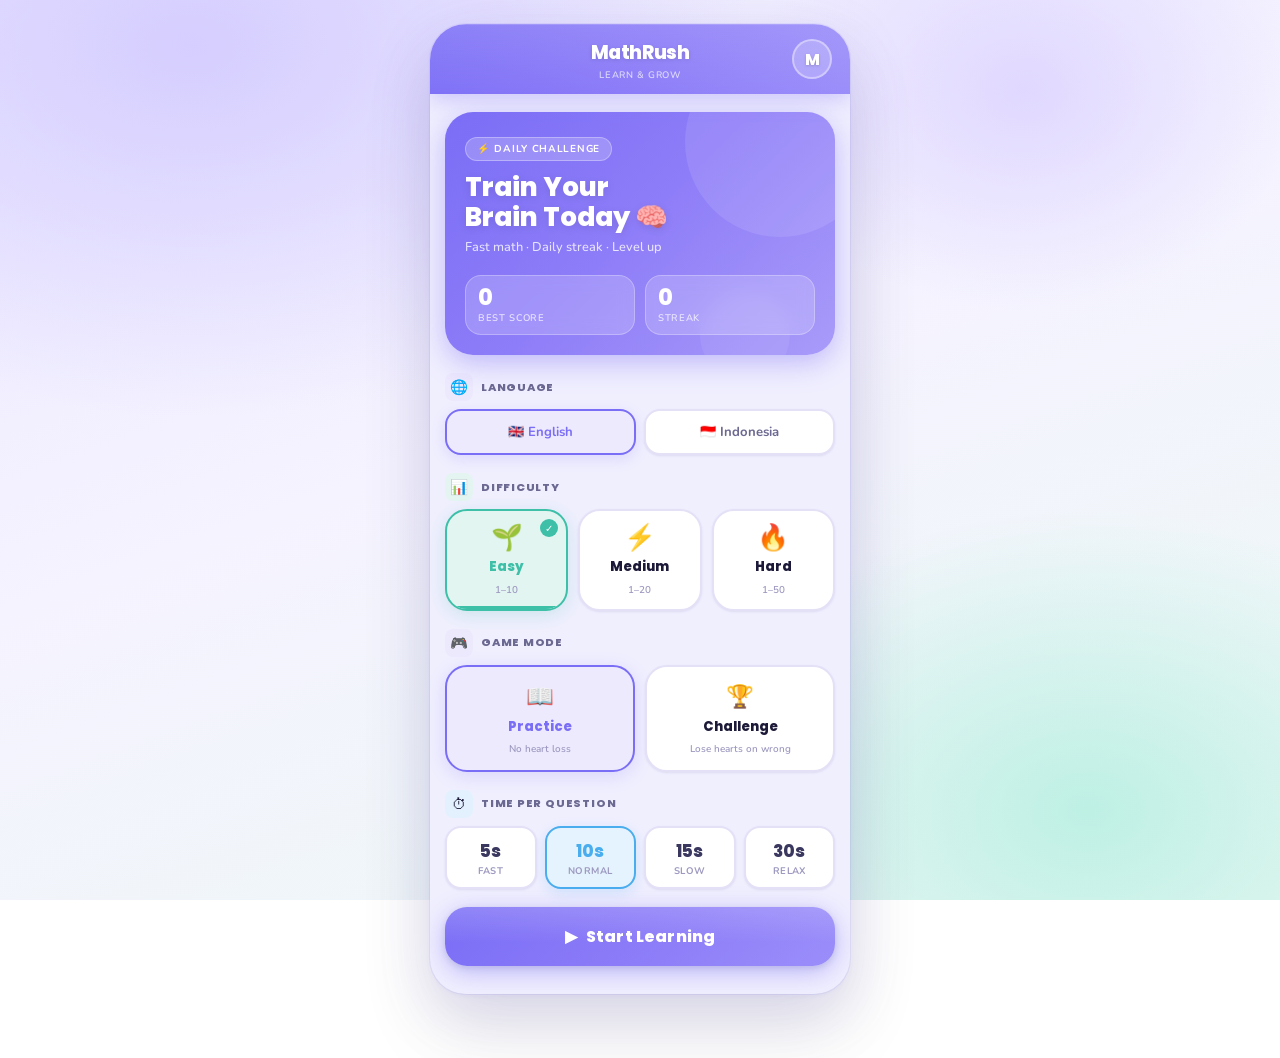
<file: mathrush-2.html>
<!DOCTYPE html>
<html lang="en">
<head>
<meta charset="UTF-8"/>
<meta name="viewport" content="width=device-width,initial-scale=1.0,maximum-scale=1.0,user-scalable=no"/>
<title>MathRush – Learn &amp; Grow</title>
<link href="https://fonts.googleapis.com/css2?family=Nunito:wght@400;500;600;700;800;900&family=Poppins:wght@400;500;600;700;800;900&display=swap" rel="stylesheet"/>
<style>
/* ── TOKENS ─────────────────────────────────── */
:root{
  --lav:       #7B6EF6;
  --lav-2:     #9B8EFA;
  --lav-pale:  #EDEAFD;
  --lav-ultra: #F5F3FF;
  --mint:      #3DBFA8;
  --mint-pale: #E2F5F1;
  --rose:      #F0707A;
  --rose-pale: #FDE8EA;
  --amber:     #F5A623;
  --amber-pale:#FEF3DC;
  --sky:       #4AADEE;
  --sky-pale:  #E4F3FD;
  --violet:    #9B6EF0;
  --sage:      #5BBF8A;
  --sage-pale: #E5F5ED;
  --white:     #FFFFFF;
  --g50:       #F8F7FF;
  --g100:      #F0EFFE;
  --g200:      #E4E1F7;
  --g300:      #CCC8EE;
  --g400:      #9D99C0;
  --g500:      #6B6891;
  --g700:      #3B3860;
  --g900:      #1C1A38;
  --f-ui:  'Nunito',  sans-serif;
  --f-num: 'Poppins', sans-serif;
  --rx:  8px;  --rs: 12px; --rm: 16px;
  --rl:  22px; --rxl:28px; --r2xl:36px; --rp:999px;
  --sh0: 0 1px 3px rgba(100,90,200,.07),0 1px 2px rgba(0,0,0,.04);
  --sh1: 0 2px 8px rgba(100,90,200,.09),0 1px 3px rgba(0,0,0,.05);
  --sh2: 0 4px 16px rgba(100,90,200,.13),0 2px 6px rgba(0,0,0,.06);
  --sh3: 0 8px 32px rgba(100,90,200,.16),0 3px 8px rgba(0,0,0,.08);
  --sh4: 0 16px 48px rgba(100,90,200,.20),0 6px 16px rgba(0,0,0,.10);
  --ease: all .2s cubic-bezier(.4,0,.2,1);
  --spring: all .3s cubic-bezier(.34,1.56,.64,1);
}
*,*::before,*::after{box-sizing:border-box;margin:0;padding:0;-webkit-tap-highlight-color:transparent;}
html{height:100%;-webkit-font-smoothing:antialiased;}
body{
  min-height:100%; font-family:var(--f-ui); color:var(--g900);
  background:
    radial-gradient(ellipse 900px 600px at 15% 5%,  #D5CEFF 0%,transparent 62%),
    radial-gradient(ellipse 700px 500px at 85% 90%,  #BEF0E4 0%,transparent 60%),
    radial-gradient(ellipse 500px 400px at 80% 10%,  #E0D8FF 0%,transparent 55%),
    linear-gradient(160deg,#EBE8FF 0%,#F5F3FF 45%,#ECF8F4 100%);
  background-attachment:fixed;
  display:flex; justify-content:center; align-items:flex-start;
  padding:24px 12px 64px;
}

/* ── APP SHELL ─────────────────────────────── */
.app{
  width:100%; max-width:420px; min-height:870px;
  background:var(--g100);
  border-radius:var(--r2xl);
  box-shadow:
    0 0 0 1px rgba(123,110,246,.1),
    0 2px 4px rgba(123,110,246,.06),
    0 20px 60px rgba(100,90,200,.18),
    0 40px 80px rgba(0,0,0,.08);
  overflow:hidden; display:flex; flex-direction:column; position:relative;
}

/* ── PAGES ─────────────────────────────────── */
.page{display:none;flex-direction:column;flex:1;}
.page.active{display:flex;}
.page-enter{animation:pgIn .32s cubic-bezier(.22,1,.36,1) both;}
@keyframes pgIn{from{opacity:0;transform:translateX(22px)}to{opacity:1;transform:none}}

/* ── PREMIUM HEADER ─────────────────────────── */
.hdr{
  height:70px;
  background:linear-gradient(135deg,var(--lav) 0%,#8B7BF8 50%,var(--lav-2) 100%);
  padding:0 18px;
  display:flex; align-items:center; justify-content:space-between; gap:12px;
  box-shadow:0 4px 20px rgba(123,110,246,.35),0 1px 0 rgba(255,255,255,.15) inset;
  position:relative; z-index:10; flex-shrink:0;
}
.hdr::after{
  content:''; position:absolute; inset:0;
  background:linear-gradient(180deg,rgba(255,255,255,.13) 0%,transparent 100%);
  pointer-events:none;
}
.hdr-btn{
  width:40px;height:40px; border-radius:var(--rs);
  border:1.5px solid rgba(255,255,255,.26);
  background:rgba(255,255,255,.16);
  display:flex;align-items:center;justify-content:center;
  cursor:pointer;color:white;font-size:1.05rem;font-weight:700;
  transition:var(--ease); flex-shrink:0; backdrop-filter:blur(4px);
}
.hdr-btn:hover{background:rgba(255,255,255,.30);transform:scale(1.06);}
.hdr-btn:active{transform:scale(.94);}
.hdr-btn.ghost{visibility:hidden;pointer-events:none;}
.hdr-mid{flex:1;display:flex;flex-direction:column;align-items:center;}
.hdr-title{
  font-family:var(--f-num);font-size:1.18rem;font-weight:800;
  color:white;letter-spacing:-.02em;
  text-shadow:0 1px 4px rgba(0,0,0,.14);
}
.hdr-sub{
  font-size:.59rem;font-weight:600;
  color:rgba(255,255,255,.7);letter-spacing:.09em;text-transform:uppercase;margin-top:1px;
}
.hdr-avatar{
  width:40px;height:40px;border-radius:50%;
  background:rgba(255,255,255,.22);
  border:2px solid rgba(255,255,255,.38);
  display:flex;align-items:center;justify-content:center;
  font-family:var(--f-num);font-size:.95rem;font-weight:800;color:white;
  cursor:pointer;transition:var(--ease);flex-shrink:0;
  text-shadow:0 1px 3px rgba(0,0,0,.18);
}
.hdr-avatar:hover{transform:scale(1.08);}

/* ════════════════════════════════════════════
   MENU PAGE
════════════════════════════════════════════ */
.menu-scroll{
  flex:1;overflow-y:auto;padding:18px 15px 28px;
  display:flex;flex-direction:column;gap:18px;
}
.menu-scroll::-webkit-scrollbar{width:0;}

/* Hero banner */
.hero{
  background:linear-gradient(135deg,var(--lav) 0%,#8E7DF8 48%,#A89BF9 100%);
  border-radius:var(--rxl);padding:24px 20px 20px;
  color:white;position:relative;overflow:hidden;
  box-shadow:0 8px 28px rgba(123,110,246,.42);
}
.hero::before{
  content:'';position:absolute;width:190px;height:190px;border-radius:50%;
  background:rgba(255,255,255,.1);top:-65px;right:-40px;
}
.hero::after{
  content:'';position:absolute;width:90px;height:90px;border-radius:50%;
  background:rgba(255,255,255,.07);bottom:-25px;right:45px;
}
.hero-badge{
  display:inline-flex;align-items:center;gap:5px;
  background:rgba(255,255,255,.2);border:1px solid rgba(255,255,255,.3);
  border-radius:var(--rp);padding:4px 11px;
  font-size:.63rem;font-weight:700;letter-spacing:.07em;text-transform:uppercase;
  margin-bottom:11px;
}
.hero-title{
  font-family:var(--f-num);font-size:1.65rem;font-weight:800;
  line-height:1.15;margin-bottom:6px;
  text-shadow:0 2px 8px rgba(0,0,0,.1);
}
.hero-sub{font-size:.8rem;opacity:.8;font-weight:500;line-height:1.4;}
.hero-chips{display:flex;gap:10px;margin-top:18px;position:relative;z-index:1;}
.hero-chip{
  flex:1;background:rgba(255,255,255,.18);
  border:1px solid rgba(255,255,255,.28);border-radius:var(--rm);
  padding:10px 12px;backdrop-filter:blur(8px);
}
.hc-val{font-family:var(--f-num);font-size:1.4rem;font-weight:800;line-height:1;}
.hc-lbl{font-size:.6rem;font-weight:600;letter-spacing:.07em;text-transform:uppercase;opacity:.75;margin-top:3px;}

/* Section header */
.sec{display:flex;align-items:center;gap:8px;margin-bottom:8px;}
.sec-dot{
  width:28px;height:28px;border-radius:var(--rx);
  display:flex;align-items:center;justify-content:center;font-size:.9rem;flex-shrink:0;
}
.sec-lbl{
  font-family:var(--f-num);font-size:.7rem;font-weight:800;
  color:var(--g500);letter-spacing:.07em;text-transform:uppercase;
}

/* Lang row */
.lang-row{display:flex;gap:8px;}
.lang-btn{
  flex:1;display:flex;align-items:center;justify-content:center;gap:6px;
  padding:12px 10px;border-radius:var(--rm);
  background:var(--white);border:2px solid var(--g200);
  font-family:var(--f-ui);font-size:.82rem;font-weight:700;
  cursor:pointer;transition:var(--ease);color:var(--g500);
  box-shadow:var(--sh0);
}
.lang-btn:hover{transform:translateY(-1px);box-shadow:var(--sh1);}
.lang-btn.active{border-color:var(--lav);background:var(--lav-pale);color:var(--lav);box-shadow:0 4px 14px rgba(123,110,246,.18);}

/* Diff grid 3-col */
.diff-grid{display:grid;grid-template-columns:repeat(3,1fr);gap:10px;}
.diff-card{
  background:var(--white);border:2px solid var(--g200);
  border-radius:var(--rl);padding:14px 10px 12px;
  text-align:center;cursor:pointer;box-shadow:var(--sh0);
  transition:var(--spring);position:relative;overflow:hidden;
  display:flex;flex-direction:column;align-items:center;gap:6px;
}
.diff-card::after{
  content:'';position:absolute;bottom:0;left:0;right:0;height:3px;
  border-radius:0 0 var(--rl) var(--rl);opacity:0;transition:opacity .2s;
}
.diff-card.easy::after{background:var(--mint);}
.diff-card.medium::after{background:var(--amber);}
.diff-card.hard::after{background:var(--rose);}
.diff-card.selected::after{opacity:1;}
.diff-card:hover{transform:translateY(-3px);box-shadow:var(--sh2);}
.diff-card.selected.easy  {border-color:var(--mint);  background:var(--mint-pale); box-shadow:0 4px 18px rgba(61,191,168,.2);}
.diff-card.selected.medium{border-color:var(--amber); background:var(--amber-pale);box-shadow:0 4px 18px rgba(245,166,35,.2);}
.diff-card.selected.hard  {border-color:var(--rose);  background:var(--rose-pale); box-shadow:0 4px 18px rgba(240,112,122,.2);}
.dc-icon{font-size:1.6rem;line-height:1;}
.dc-name{font-family:var(--f-num);font-size:.82rem;font-weight:800;color:var(--g900);}
.diff-card.selected.easy   .dc-name{color:var(--mint);}
.diff-card.selected.medium .dc-name{color:var(--amber);}
.diff-card.selected.hard   .dc-name{color:var(--rose);}
.dc-ops{font-size:.62rem;color:var(--g400);font-weight:600;}
.dc-check{
  position:absolute;top:8px;right:8px;
  width:18px;height:18px;border-radius:50%;
  display:flex;align-items:center;justify-content:center;
  font-size:.6rem;color:white;
  transform:scale(0);transition:transform .2s cubic-bezier(.34,1.56,.64,1);
}
.diff-card.selected.easy   .dc-check{background:var(--mint); transform:scale(1);}
.diff-card.selected.medium .dc-check{background:var(--amber);transform:scale(1);}
.diff-card.selected.hard   .dc-check{background:var(--rose); transform:scale(1);}

/* Game mode row */
.gmode-row{display:flex;gap:10px;}
.gmode-card{
  flex:1;background:var(--white);border:2px solid var(--g200);
  border-radius:var(--rl);padding:14px 12px;cursor:pointer;
  box-shadow:var(--sh0);transition:var(--spring);
  display:flex;flex-direction:column;align-items:center;gap:5px;text-align:center;
}
.gmode-card:hover{transform:translateY(-2px);box-shadow:var(--sh2);}
.gmode-card.selected{border-color:var(--lav);background:var(--lav-pale);box-shadow:0 4px 18px rgba(123,110,246,.2);}
.gmc-emoji{font-size:1.4rem;}
.gmc-title{font-family:var(--f-num);font-size:.82rem;font-weight:800;color:var(--g900);}
.gmode-card.selected .gmc-title{color:var(--lav);}
.gmc-sub{font-size:.62rem;color:var(--g400);font-weight:600;}

/* Time row */
.time-row{display:flex;gap:8px;}
.time-chip{
  flex:1;background:var(--white);border:2px solid var(--g200);
  border-radius:var(--rm);padding:10px 6px;cursor:pointer;
  text-align:center;box-shadow:var(--sh0);transition:var(--spring);
}
.time-chip:hover{transform:translateY(-2px);box-shadow:var(--sh1);}
.time-chip.selected{border-color:var(--sky);background:var(--sky-pale);box-shadow:0 4px 14px rgba(74,173,238,.2);}
.tc-num{font-family:var(--f-num);font-size:1.05rem;font-weight:800;color:var(--g700);}
.time-chip.selected .tc-num{color:var(--sky);}
.tc-lbl{font-size:.6rem;font-weight:700;color:var(--g400);letter-spacing:.05em;text-transform:uppercase;}

/* Play CTA */
.play-cta{
  width:100%;padding:17px;border-radius:var(--rl);
  background:linear-gradient(135deg,var(--lav) 0%,#8B7BF8 50%,var(--lav-2) 100%);
  border:none;color:white;
  font-family:var(--f-num);font-size:1rem;font-weight:800;
  cursor:pointer;letter-spacing:.01em;
  box-shadow:0 6px 24px rgba(123,110,246,.45),0 2px 6px rgba(0,0,0,.1);
  transition:var(--ease);
  display:flex;align-items:center;justify-content:center;gap:9px;
  position:relative;overflow:hidden;
}
.play-cta::before{
  content:'';position:absolute;inset:0;
  background:linear-gradient(180deg,rgba(255,255,255,.16) 0%,transparent 60%);
}
.play-cta:hover{transform:translateY(-3px);box-shadow:0 10px 32px rgba(123,110,246,.55);}
.play-cta:active{transform:scale(.97);}

/* ════════════════════════════════════════════
   GAME PAGE
════════════════════════════════════════════ */
.game-body{
  flex:1;overflow-y:auto;padding:13px 13px 20px;
  display:flex;flex-direction:column;gap:11px;
}
.game-body::-webkit-scrollbar{width:0;}

/* Stats grid 3x2 */
.stats-grid{display:grid;grid-template-columns:repeat(3,1fr);gap:7px;}
.sw{
  background:var(--white);border-radius:var(--rm);
  padding:11px 8px 9px;
  display:flex;flex-direction:column;align-items:center;gap:2px;
  box-shadow:var(--sh0);border:1px solid rgba(255,255,255,.85);
  position:relative;overflow:hidden;transition:transform .18s;
}
.sw:hover{transform:translateY(-1px);}
.sw::before{
  content:'';position:absolute;top:0;left:0;right:0;height:3px;
  border-radius:var(--rm) var(--rm) 0 0;
}
.sw-score::before{background:linear-gradient(90deg,var(--lav),var(--lav-2));}
.sw-best::before {background:linear-gradient(90deg,var(--amber),#F7C26A);}
.sw-lives::before{background:linear-gradient(90deg,var(--rose),#F79EA4);}
.sw-time::before {background:linear-gradient(90deg,var(--sky),#7DCDF5);}
.sw-streak::before{background:linear-gradient(90deg,var(--sage),#8DD9B0);}
.sw-rank::before {background:linear-gradient(90deg,var(--violet),#B89CF5);}
.sw-score {background:linear-gradient(180deg,#FAFAFF,white);}
.sw-best  {background:linear-gradient(180deg,#FEFBF5,white);}
.sw-lives {background:linear-gradient(180deg,#FFF8F8,white);}
.sw-time  {background:linear-gradient(180deg,#F8FBFF,white);}
.sw-streak{background:linear-gradient(180deg,#F6FEF9,white);}
.sw-rank  {background:linear-gradient(180deg,#FAF8FF,white);}
.sw-icon{font-size:1rem;line-height:1;margin-top:2px;}
.sw-val {font-family:var(--f-num);font-size:1.12rem;font-weight:800;color:var(--g900);line-height:1;margin-top:2px;}
.sw-val.sm{font-size:.6rem !important;line-height:1.2 !important;}
.sw-lbl {font-size:.53rem;font-weight:700;color:var(--g400);letter-spacing:.06em;text-transform:uppercase;}

/* Question card */
.q-card{
  background:var(--white);border-radius:var(--rxl);
  box-shadow:var(--sh3);border:1px solid rgba(255,255,255,.9);
  display:flex;flex-direction:column;overflow:hidden;position:relative;
}
.q-stripe{
  height:4px;
  background:linear-gradient(90deg,var(--lav),var(--lav-2),var(--sky));
}
.q-inner{padding:17px 17px 19px;display:flex;flex-direction:column;gap:13px;}

/* Timer */
.timer-row{display:flex;align-items:center;gap:10px;}
.timer-bg{flex:1;height:6px;background:var(--g200);border-radius:var(--rp);overflow:hidden;}
.timer-fill{
  height:100%;width:100%;
  background:linear-gradient(90deg,var(--lav),var(--sky));
  border-radius:var(--rp);transition:width 1s linear,background .5s;
}
.timer-fill.warn{background:linear-gradient(90deg,var(--rose),var(--amber));}
.timer-num{
  font-family:var(--f-num);font-size:.82rem;font-weight:800;
  color:var(--g500);min-width:22px;text-align:right;transition:color .3s;
}
.timer-num.warn{color:var(--rose);}

/* Meta row */
.q-meta{display:flex;align-items:center;gap:6px;}
.q-tag{
  font-size:.6rem;font-weight:800;letter-spacing:.07em;text-transform:uppercase;
  padding:4px 10px;border-radius:var(--rp);
}
.qt-easy    {background:var(--mint-pale);color:var(--mint);}
.qt-medium  {background:var(--amber-pale);color:var(--amber);}
.qt-hard    {background:var(--rose-pale);color:var(--rose);}
.qt-practice{background:var(--sky-pale);color:var(--sky);}
.qt-challenge{background:var(--lav-pale);color:var(--lav);}

/* Progress */
.prog-wrap{display:flex;flex-direction:column;gap:5px;}
.prog-head{display:flex;justify-content:space-between;align-items:center;}
.prog-title{font-size:.63rem;font-weight:700;color:var(--g400);}
.prog-count{font-family:var(--f-num);font-size:.63rem;font-weight:800;color:var(--g500);}
.prog-bg{height:5px;background:var(--g200);border-radius:var(--rp);overflow:hidden;}
.prog-bar{
  height:100%;background:linear-gradient(90deg,var(--mint),var(--lav));
  border-radius:var(--rp);transition:width .45s cubic-bezier(.4,0,.2,1);
}

/* Question area */
.q-area{text-align:center;padding:10px 0 3px;display:flex;flex-direction:column;align-items:center;gap:6px;}
.q-eyebrow{
  font-size:.6rem;font-weight:800;letter-spacing:.12em;text-transform:uppercase;
  color:var(--g400);display:flex;align-items:center;gap:5px;
}
.q-dot{width:4px;height:4px;border-radius:50%;background:#C5C0F0;}
.q-eq{
  font-family:var(--f-num);
  font-size:clamp(2.6rem,11vw,3.6rem);
  font-weight:900;color:var(--g900);
  letter-spacing:-.03em;line-height:1;
  animation:qPop .3s cubic-bezier(.22,1,.36,1);
}
@keyframes qPop{from{opacity:0;transform:scale(.86) translateY(-7px)}to{opacity:1;transform:none}}

/* Answer buttons */
.ans-grid{display:grid;grid-template-columns:1fr 1fr;gap:10px;}
.ans-btn{
  padding:18px 10px;border-radius:var(--rl);
  border:2px solid var(--g200);background:var(--white);
  font-family:var(--f-num);font-size:clamp(1.4rem,5.5vw,1.8rem);font-weight:800;
  color:var(--g900);cursor:pointer;transition:var(--spring);
  position:relative;overflow:hidden;box-shadow:var(--sh0);
  animation:qPop .3s cubic-bezier(.22,1,.36,1);
}
.ans-btn:hover:not(:disabled){
  border-color:var(--lav);background:var(--lav-pale);color:var(--lav);
  transform:translateY(-4px) scale(1.02);box-shadow:var(--sh2);
}
.ans-btn:active:not(:disabled){transform:scale(.95);}
.ans-btn.fc{border-color:var(--mint)!important;background:var(--mint-pale)!important;color:var(--mint)!important;animation:aPop .38s cubic-bezier(.34,1.56,.64,1);}
.ans-btn.fw{border-color:var(--rose)!important;background:var(--rose-pale)!important;color:var(--rose)!important;animation:aShk .38s ease;}
@keyframes aPop{0%{transform:scale(1)}40%{transform:scale(1.07)}70%{transform:scale(.97)}100%{transform:scale(1)}}
@keyframes aShk{0%,100%{transform:none}22%{transform:translateX(-7px)}44%{transform:translateX(7px)}66%{transform:translateX(-4px)}88%{transform:translateX(4px)}}
.ans-btn .ripple{
  position:absolute;border-radius:50%;
  background:rgba(123,110,246,.15);
  transform:scale(0);animation:ink .5s linear;pointer-events:none;
}
@keyframes ink{to{transform:scale(5);opacity:0}}

/* Feedback */
.fb-zone{min-height:50px;display:flex;flex-direction:column;align-items:center;justify-content:center;gap:5px;text-align:center;}
.fb-msg{font-family:var(--f-num);font-size:1rem;font-weight:800;animation:qPop .2s ease;}
.fb-msg.correct{color:var(--mint);}
.fb-msg.wrong  {color:var(--rose);}
.fb-msg.timeout{color:var(--amber);}
.fb-expl{
  display:none;font-size:.78rem;font-weight:600;color:var(--g500);
  background:linear-gradient(135deg,var(--lav-ultra),var(--sky-pale));
  border-radius:var(--rs);padding:7px 14px;border:1px solid var(--g200);
  animation:qPop .2s ease;
}
.fb-expl.show{display:block;}

/* Controls panel */
.ctrl-panel{
  background:var(--white);border-radius:var(--rxl);
  padding:15px 15px 13px;box-shadow:var(--sh1);
  border:1px solid rgba(255,255,255,.9);
  display:flex;flex-direction:column;gap:11px;
}
.ctrl-row{display:flex;align-items:center;gap:10px;}
.ctrl-lbl{font-size:.61rem;font-weight:800;letter-spacing:.06em;text-transform:uppercase;color:var(--g400);flex:0 0 42px;}
.ctrl-chips{display:flex;gap:6px;flex:1;flex-wrap:wrap;}
.chip{
  padding:6px 12px;border-radius:var(--rp);
  background:var(--g50);border:1.5px solid var(--g200);
  font-size:.72rem;font-weight:700;color:var(--g500);
  cursor:pointer;transition:var(--ease);white-space:nowrap;
}
.chip:hover{border-color:#C5C0F0;color:var(--lav);background:var(--lav-ultra);}
.chip.on      {border-color:var(--lav); background:var(--lav-pale); color:var(--lav);}
.chip.on-mint {border-color:var(--mint);background:var(--mint-pale);color:var(--mint);}
.chip.on-rose {border-color:var(--rose);background:var(--rose-pale);color:var(--rose);}
.chip.on-sky  {border-color:var(--sky); background:var(--sky-pale); color:var(--sky);}
.ctrl-div{height:1px;background:var(--g200);margin:0 -1px;}
/* Sound row */
.snd-row{display:flex;align-items:center;gap:8px;flex:1;}
.snd-lbl{font-size:.72rem;font-weight:600;color:var(--g500);}
.toggle{
  width:44px;height:24px;border-radius:var(--rp);
  background:var(--g300);position:relative;cursor:pointer;
  transition:background .22s;border:none;outline:none;flex-shrink:0;
}
.toggle.on{background:var(--lav);}
.toggle::after{
  content:'';position:absolute;top:3px;left:3px;
  width:18px;height:18px;border-radius:50%;background:white;
  box-shadow:0 1px 4px rgba(0,0,0,.18);
  transition:left .22s cubic-bezier(.4,0,.2,1);
}
.toggle.on::after{left:23px;}
/* Restart */
.restart-cta{
  width:100%;padding:12px;border-radius:var(--rl);
  background:var(--g50);border:1.5px solid var(--g200);
  font-family:var(--f-ui);font-size:.88rem;font-weight:800;
  color:var(--g500);cursor:pointer;transition:var(--ease);
  display:flex;align-items:center;justify-content:center;gap:7px;
}
.restart-cta:hover{background:var(--rose-pale);border-color:var(--rose);color:var(--rose);transform:translateY(-1px);}

/* ════════════════════════════════════════════
   CARD ANIMATIONS
════════════════════════════════════════════ */
@keyframes cShk{
  0%,100%{transform:none}18%{transform:translateX(-9px)}36%{transform:translateX(9px)}
  54%{transform:translateX(-5px)}72%{transform:translateX(5px)}90%{transform:translateX(-2px)}
}
@keyframes cBnc{0%,100%{transform:scale(1)}35%{transform:scale(1.025)}65%{transform:scale(.982)}}
.q-card.shk{animation:cShk .4s ease;}
.q-card.bnc{animation:cBnc .36s ease;}
@keyframes sBurst{0%{transform:scale(1)}25%{transform:scale(1.35)}60%{transform:scale(.92)}100%{transform:scale(1)}}
.streak-burst{animation:sBurst .55s cubic-bezier(.34,1.56,.64,1);}
@keyframes vFlash{0%{transform:scale(1)}50%{transform:scale(1.22)}100%{transform:scale(1)}}
.vf{animation:vFlash .35s cubic-bezier(.34,1.56,.64,1);}
.score-pop{
  position:fixed;font-family:var(--f-num);font-size:1.7rem;font-weight:900;
  color:var(--lav);pointer-events:none;
  animation:sPop .85s ease forwards;z-index:999;
}
@keyframes sPop{0%{opacity:1;transform:translateY(0) scale(1)}100%{opacity:0;transform:translateY(-70px) scale(1.5)}}

/* ════════════════════════════════════════════
   MODAL
════════════════════════════════════════════ */
.modal-overlay{
  position:fixed;inset:0;z-index:200;
  background:rgba(28,26,56,.55);
  backdrop-filter:blur(8px);-webkit-backdrop-filter:blur(8px);
  display:flex;align-items:center;justify-content:center;padding:20px;
  opacity:0;pointer-events:none;transition:opacity .3s;
}
.modal-overlay.open{opacity:1;pointer-events:all;}
.modal-card{
  width:100%;max-width:352px;background:var(--white);
  border-radius:var(--rxl);overflow:hidden;
  box-shadow:0 24px 72px rgba(28,26,56,.28),0 8px 24px rgba(0,0,0,.1);
  transform:scale(.88) translateY(24px);
  transition:transform .35s cubic-bezier(.22,1,.36,1);
}
.modal-overlay.open .modal-card{transform:none;}
.modal-hero{
  background:linear-gradient(135deg,var(--lav),#8E7DF8,var(--lav-2));
  padding:28px 24px 24px;text-align:center;
  position:relative;overflow:hidden;
}
.modal-hero::before{
  content:'';position:absolute;width:140px;height:140px;border-radius:50%;
  background:rgba(255,255,255,.1);top:-50px;right:-30px;
}
.modal-emoji{
  font-size:3.2rem;display:block;margin-bottom:6px;
  animation:ePop .55s .1s cubic-bezier(.34,1.56,.64,1) both;
}
@keyframes ePop{from{transform:scale(0) rotate(-20deg)}to{transform:scale(1) rotate(0)}}
.modal-title{font-family:var(--f-num);font-size:1.55rem;font-weight:900;color:white;text-shadow:0 2px 8px rgba(0,0,0,.12);}
.modal-subtitle{font-size:.8rem;font-weight:500;color:rgba(255,255,255,.8);margin-top:4px;}
.modal-body{padding:20px 20px 24px;display:flex;flex-direction:column;gap:12px;}
.modal-stats{display:grid;grid-template-columns:1fr 1fr;gap:10px;}
.mstat{background:var(--g100);border-radius:var(--rm);padding:14px 12px;text-align:center;border:1px solid var(--g200);}
.ms-val{font-family:var(--f-num);font-size:1.65rem;font-weight:900;color:var(--lav);line-height:1;}
.ms-lbl{font-size:.6rem;font-weight:700;color:var(--g400);letter-spacing:.07em;text-transform:uppercase;margin-top:4px;}
.modal-rank{
  background:linear-gradient(135deg,var(--lav-pale),var(--sky-pale));
  border:1.5px solid var(--g200);border-radius:var(--rm);padding:11px 16px;
  text-align:center;font-family:var(--f-num);font-size:.88rem;font-weight:800;color:var(--lav);
  display:flex;align-items:center;justify-content:center;gap:8px;
}
.modal-primary{
  width:100%;padding:15px;border-radius:var(--rl);
  background:linear-gradient(135deg,var(--lav),#8B7BF8);
  border:none;color:white;
  font-family:var(--f-num);font-size:.95rem;font-weight:800;cursor:pointer;
  box-shadow:0 6px 20px rgba(123,110,246,.4);transition:var(--ease);
}
.modal-primary:hover{transform:translateY(-2px);box-shadow:0 10px 28px rgba(123,110,246,.5);}
.modal-primary:active{transform:scale(.97);}
.modal-ghost{
  width:100%;padding:13px;border-radius:var(--rl);
  background:transparent;border:1.5px solid var(--g200);
  color:var(--g500);font-family:var(--f-num);font-size:.88rem;font-weight:700;
  cursor:pointer;transition:var(--ease);
}
.modal-ghost:hover{background:var(--lav-pale);border-color:var(--lav);color:var(--lav);}

/* ── RESPONSIVE ─────────────────────────────── */
@media(max-width:440px){
  body{padding:0;}
  .app{border-radius:0;min-height:100dvh;box-shadow:none;}
  .ans-grid{grid-template-columns:1fr 1fr;}
}
@media(min-width:441px) and (max-width:560px){body{padding:10px 8px 30px;}}
</style>
</head>
<body>

<!-- MODAL -->
<div class="modal-overlay" id="gameOverModal">
  <div class="modal-card">
    <div class="modal-hero">
      <span class="modal-emoji" id="modalEmoji">🎉</span>
      <div class="modal-title"    id="modalTitle">Game Over!</div>
      <div class="modal-subtitle" id="modalMsg">Keep going, you're improving!</div>
    </div>
    <div class="modal-body">
      <div class="modal-stats">
        <div class="mstat"><div class="ms-val" id="modalScore">0</div><div class="ms-lbl" id="modalScoreLbl">Score</div></div>
        <div class="mstat"><div class="ms-val" id="modalBest">0</div><div class="ms-lbl" id="modalBestLbl">Best</div></div>
      </div>
      <div class="modal-rank" id="modalRank">🏅 Beginner</div>
      <button class="modal-primary" onclick="restartFromModal()" id="modalRestartBtn">Try Again</button>
      <button class="modal-ghost"   onclick="goMenuFromModal()"  id="modalMenuBtn">Back to Menu</button>
    </div>
  </div>
</div>

<!-- APP -->
<div class="app">

  <!-- ── MENU PAGE ── -->
  <div class="page active" id="menuPage">
    <div class="hdr">
      <div class="hdr-btn ghost">←</div>
      <div class="hdr-mid">
        <div class="hdr-title">MathRush</div>
        <div class="hdr-sub">Learn &amp; Grow</div>
      </div>
      <div class="hdr-avatar" id="menuAvatar">M</div>
    </div>

    <div class="menu-scroll">

      <!-- Hero -->
      <div class="hero">
        <div class="hero-badge">⚡ Daily Challenge</div>
        <div class="hero-title" id="wbTitle">Train Your<br>Brain Today 🧠</div>
        <div class="hero-sub"   id="wbSub">Fast math · Daily streak · Level up</div>
        <div class="hero-chips">
          <div class="hero-chip"><div class="hc-val" id="menuBestScore">0</div><div class="hc-lbl" id="menuBestLbl">Best Score</div></div>
          <div class="hero-chip"><div class="hc-val" id="menuStreak">0</div><div class="hc-lbl" id="menuStreakLbl">Streak</div></div>
        </div>
      </div>

      <!-- Language -->
      <div>
        <div class="sec"><div class="sec-dot" style="background:#EDE9FD;">🌐</div><div class="sec-lbl" id="menuLangTitle">Language</div></div>
        <div class="lang-row">
          <button class="lang-btn active" id="langEN" onclick="setLang('en')">🇬🇧 English</button>
          <button class="lang-btn"        id="langID" onclick="setLang('id')">🇮🇩 Indonesia</button>
        </div>
      </div>

      <!-- Difficulty -->
      <div>
        <div class="sec"><div class="sec-dot" style="background:#E4F5F1;">📊</div><div class="sec-lbl" id="menuDiffTitle">Difficulty</div></div>
        <div class="diff-grid">
          <div class="diff-card easy selected" data-mode="easy"   onclick="selectMode('easy')">
            <div class="dc-check">✓</div><div class="dc-icon">🌱</div>
            <div class="dc-name" id="mcEasy">Easy</div><div class="dc-ops" id="mcEasyDesc">1–10</div>
          </div>
          <div class="diff-card medium" data-mode="medium" onclick="selectMode('medium')">
            <div class="dc-check">✓</div><div class="dc-icon">⚡</div>
            <div class="dc-name" id="mcMedium">Medium</div><div class="dc-ops" id="mcMediumDesc">1–20</div>
          </div>
          <div class="diff-card hard" data-mode="hard" onclick="selectMode('hard')">
            <div class="dc-check">✓</div><div class="dc-icon">🔥</div>
            <div class="dc-name" id="mcHard">Hard</div><div class="dc-ops" id="mcHardDesc">1–50</div>
          </div>
        </div>
      </div>

      <!-- Game Mode -->
      <div>
        <div class="sec"><div class="sec-dot" style="background:#EDE9FD;">🎮</div><div class="sec-lbl" id="menuGameModeTitle">Game Mode</div></div>
        <div class="gmode-row">
          <div class="gmode-card selected" data-gmode="practice"  onclick="selectGameMode('practice')">
            <div class="gmc-emoji">📖</div><div class="gmc-title" id="gmcPractice">Practice</div><div class="gmc-sub" id="gmcPracticeDesc">No heart loss</div>
          </div>
          <div class="gmode-card" data-gmode="challenge" onclick="selectGameMode('challenge')">
            <div class="gmc-emoji">🏆</div><div class="gmc-title" id="gmcChallenge">Challenge</div><div class="gmc-sub" id="gmcChallengeDesc">Lose hearts on wrong</div>
          </div>
        </div>
      </div>

      <!-- Time -->
      <div>
        <div class="sec"><div class="sec-dot" style="background:#E3F1FE;">⏱</div><div class="sec-lbl" id="menuTimeTitle">Time per Question</div></div>
        <div class="time-row">
          <div class="time-chip" data-sec="5"  onclick="selectTime(5)"><div class="tc-num">5s</div><div class="tc-lbl" id="tc5">Fast</div></div>
          <div class="time-chip selected" data-sec="10" onclick="selectTime(10)"><div class="tc-num">10s</div><div class="tc-lbl" id="tc10">Normal</div></div>
          <div class="time-chip" data-sec="15" onclick="selectTime(15)"><div class="tc-num">15s</div><div class="tc-lbl" id="tc15">Slow</div></div>
          <div class="time-chip" data-sec="30" onclick="selectTime(30)"><div class="tc-num">30s</div><div class="tc-lbl" id="tc30">Relax</div></div>
        </div>
      </div>

      <button class="play-cta" onclick="startGame()">
        <span>▶</span><span id="playBtnText">Start Learning</span>
      </button>
    </div>
  </div>

  <!-- ── GAME PAGE ── -->
  <div class="page" id="gamePage">
    <div class="hdr">
      <div class="hdr-btn" onclick="goMenu()">←</div>
      <div class="hdr-mid">
        <div class="hdr-title">MathRush</div>
        <div class="hdr-sub" id="gameSubtitle">Train Your Brain</div>
      </div>
      <div class="hdr-avatar" id="gameAvatar">M</div>
    </div>

    <div class="game-body">

      <!-- Stats -->
      <div class="stats-grid">
        <div class="sw sw-score"><div class="sw-icon">🏆</div><div class="sw-val" id="statScore">0</div><div class="sw-lbl" id="statScoreLbl">Score</div></div>
        <div class="sw sw-best"> <div class="sw-icon">⭐</div><div class="sw-val" id="statBest">0</div><div class="sw-lbl" id="statBestLbl">Best</div></div>
        <div class="sw sw-lives"><div class="sw-icon">❤️</div><div class="sw-val" id="statHearts">❤️❤️❤️</div><div class="sw-lbl" id="statHeartsLbl">Lives</div></div>
        <div class="sw sw-time"> <div class="sw-icon">⏱</div><div class="sw-val" id="statTimer">10</div><div class="sw-lbl" id="statTimerLbl">Time</div></div>
        <div class="sw sw-streak"><div class="sw-icon">🔥</div><div class="sw-val" id="statStreak">0</div><div class="sw-lbl" id="statStreakLbl">Streak</div></div>
        <div class="sw sw-rank"> <div class="sw-icon">🏅</div><div class="sw-val sm" id="statRank">Beginner</div><div class="sw-lbl" id="statRankLbl">Rank</div></div>
      </div>

      <!-- Q card -->
      <div class="q-card" id="qCard">
        <div class="q-stripe"></div>
        <div class="q-inner">

          <div class="timer-row">
            <div class="timer-bg"><div class="timer-fill" id="timerBar"></div></div>
            <div class="timer-num" id="timerCount">10</div>
          </div>

          <div class="q-meta">
            <span class="q-tag qt-easy"     id="diffTag">Easy</span>
            <span class="q-tag qt-practice" id="modeTag">Practice</span>
          </div>

          <div class="prog-wrap">
            <div class="prog-head">
              <span class="prog-title" id="progressLbl">Round progress</span>
              <span class="prog-count" id="progressCount">0 / 10</span>
            </div>
            <div class="prog-bg"><div class="prog-bar" id="progressBar" style="width:0%"></div></div>
          </div>

          <div class="q-area">
            <div class="q-eyebrow"><div class="q-dot"></div><span id="qLabel">QUESTION</span><div class="q-dot"></div></div>
            <div class="q-eq" id="qText">7 + 6 = ?</div>
          </div>

          <div class="ans-grid">
            <button class="ans-btn" id="btn0" onclick="checkAnswer(0,event)">13</button>
            <button class="ans-btn" id="btn1" onclick="checkAnswer(1,event)">15</button>
          </div>

          <div class="fb-zone">
            <div class="fb-msg" id="fbMsg"></div>
            <div class="fb-expl" id="fbExplain"></div>
          </div>
        </div>
      </div>

      <!-- Controls -->
      <div class="ctrl-panel">
        <div class="ctrl-row">
          <span class="ctrl-lbl" id="ctrlDiffLbl">Level</span>
          <div class="ctrl-chips">
            <span class="chip on-mint" data-diff="easy"   onclick="switchDiff('easy')"   id="ctrlEasy">🌱 Easy</span>
            <span class="chip"         data-diff="medium" onclick="switchDiff('medium')" id="ctrlMed">⚡ Med</span>
            <span class="chip"         data-diff="hard"   onclick="switchDiff('hard')"   id="ctrlHard">🔥 Hard</span>
          </div>
        </div>
        <div class="ctrl-div"></div>
        <div class="ctrl-row">
          <span class="ctrl-lbl" id="ctrlLangLbl">Lang</span>
          <div class="ctrl-chips">
            <span class="chip on" data-lang="en" onclick="setLang('en')" id="ctrlEN">🇬🇧 EN</span>
            <span class="chip"    data-lang="id" onclick="setLang('id')" id="ctrlID">🇮🇩 ID</span>
          </div>
        </div>
        <div class="ctrl-div"></div>
        <div class="ctrl-row">
          <span class="ctrl-lbl" id="ctrlSoundLbl">Sound</span>
          <div class="snd-row">
            <span class="snd-lbl" id="soundStateText">On</span>
            <button class="toggle on" id="muteToggle" onclick="toggleSound()"></button>
          </div>
        </div>
        <div class="ctrl-div"></div>
        <button class="restart-cta" onclick="resetGame()">
          <span>↺</span><span id="restartPillTxt">Restart</span>
        </button>
      </div>

    </div>
  </div>

</div><!-- end .app -->

<script>
/* ── TRANSLATIONS ───────────────────────────────── */
const T={
  en:{
    wbTitle:'Train Your\nBrain Today 🧠',
    wbSub:'Fast math · Daily streak · Level up',
    menuBestLbl:'Best Score',menuStreakLbl:'Streak',
    menuLangTitle:'Language',menuDiffTitle:'Difficulty',
    menuGameModeTitle:'Game Mode',menuTimeTitle:'Time per Question',
    mcEasy:'Easy',mcEasyDesc:'1–10',mcMedium:'Medium',mcMediumDesc:'1–20',mcHard:'Hard',mcHardDesc:'1–50',
    gmcPractice:'Practice',gmcPracticeDesc:'No heart loss',
    gmcChallenge:'Challenge',gmcChallengeDesc:'Lose hearts on wrong',
    tc5:'Fast',tc10:'Normal',tc15:'Slow',tc30:'Relax',
    playBtn:'Start Learning',gameSubtitle:'Train Your Brain',
    statScoreLbl:'Score',statBestLbl:'Best',statHeartsLbl:'Lives',
    statTimerLbl:'Time',statStreakLbl:'Streak',statRankLbl:'Rank',
    qLabel:'QUESTION',progressLbl:'Round progress',
    ctrlDiffLbl:'Level',ctrlLangLbl:'Lang',ctrlSoundLbl:'Sound',
    soundOn:'On',soundOff:'Off',restartPill:'Restart',
    ctrlEasy:'🌱 Easy',ctrlMed:'⚡ Med',ctrlHard:'🔥 Hard',
    fbCorrect:'✓ Correct!',fbWrong:'✗ Wrong!',fbTimeout:"⏰ Time's up!",
    modalTitle:'Game Over!',modalScoreLbl:'Score',modalBestLbl:'Best',
    modalRestart:'Try Again',modalMenu:'Back to Menu',
    ranks:['Beginner','Fast Thinker','Math Ninja','Math Master'],
    msgs:["Keep going, you're improving!",'Great effort! Consistency is key.',"You're getting faster every round!",'Excellent work! Math Ninja in the making.',"🎉 Outstanding! You're a Math Master!"],
    diffTag:{easy:'Easy',medium:'Medium',hard:'Hard'},
    modeTag:{practice:'Practice',challenge:'Challenge'},
    roundComplete:'🎊 Round Complete! Keep going!',
  },
  id:{
    wbTitle:'Latih Otakmu\nHari Ini 🧠',
    wbSub:'Matematika cepat · Streak harian · Naik level',
    menuBestLbl:'Skor Terbaik',menuStreakLbl:'Streak',
    menuLangTitle:'Bahasa',menuDiffTitle:'Kesulitan',
    menuGameModeTitle:'Mode Permainan',menuTimeTitle:'Waktu per Soal',
    mcEasy:'Mudah',mcEasyDesc:'1–10',mcMedium:'Sedang',mcMediumDesc:'1–20',mcHard:'Sulit',mcHardDesc:'1–50',
    gmcPractice:'Latihan',gmcPracticeDesc:'Hati tidak berkurang',
    gmcChallenge:'Tantangan',gmcChallengeDesc:'Hati berkurang jika salah',
    tc5:'Cepat',tc10:'Normal',tc15:'Lambat',tc30:'Santai',
    playBtn:'Mulai Belajar',gameSubtitle:'Latih Otakmu',
    statScoreLbl:'Skor',statBestLbl:'Terbaik',statHeartsLbl:'Nyawa',
    statTimerLbl:'Waktu',statStreakLbl:'Streak',statRankLbl:'Peringkat',
    qLabel:'SOAL',progressLbl:'Progres ronde',
    ctrlDiffLbl:'Level',ctrlLangLbl:'Bahasa',ctrlSoundLbl:'Suara',
    soundOn:'Nyala',soundOff:'Mati',restartPill:'Ulangi',
    ctrlEasy:'🌱 Mudah',ctrlMed:'⚡ Sedang',ctrlHard:'🔥 Sulit',
    fbCorrect:'✓ Benar!',fbWrong:'✗ Salah!',fbTimeout:'⏰ Waktu habis!',
    modalTitle:'Game Over!',modalScoreLbl:'Skor',modalBestLbl:'Terbaik',
    modalRestart:'Coba Lagi',modalMenu:'Kembali ke Menu',
    ranks:['Pemula','Pemikir Cepat','Ninja Matematika','Master Matematika'],
    msgs:['Terus semangat, kamu semakin baik!','Kerja keras! Konsistensi adalah kunci.','Kamu semakin cepat setiap ronde!','Luar biasa! Calon Ninja Matematika.','🎉 Menakjubkan! Kamu adalah Math Master!'],
    diffTag:{easy:'Mudah',medium:'Sedang',hard:'Sulit'},
    modeTag:{practice:'Latihan',challenge:'Tantangan'},
    roundComplete:'🎊 Ronde Selesai! Terus!',
  }
};

/* ── STATE ───────────────────────────────────── */
let lang='en',diff='easy',gameMode='practice',timerMax=10;
let score=0,bestScore=parseInt(localStorage.getItem('mr_best')||'0');
let hearts=3,streak=0,roundCorrect=0;
const ROUND_SIZE=10;
let currentQ=null,timerInt=null,timeLeft=10,locked=false;
let muted=localStorage.getItem('mr_muted')==='true';
let sessionStreak=parseInt(localStorage.getItem('mr_streak')||'0');

/* ── AUDIO ───────────────────────────────────── */
let actx=null;
function getCtx(){if(!actx)actx=new(window.AudioContext||window.webkitAudioContext)();return actx;}
function tone(f,t,d,g=0.22){
  if(muted)return;
  try{const c=getCtx(),o=c.createOscillator(),gn=c.createGain();
    o.connect(gn);gn.connect(c.destination);o.type=t;o.frequency.value=f;
    gn.gain.setValueAtTime(g,c.currentTime);gn.gain.exponentialRampToValueAtTime(.001,c.currentTime+d);
    o.start();o.stop(c.currentTime+d);}catch(e){}
}
function sfxCorrect(){tone(523,'sine',.09);setTimeout(()=>tone(659,'sine',.09),75);setTimeout(()=>tone(784,'sine',.16),150);}
function sfxWrong()  {tone(220,'sawtooth',.14);setTimeout(()=>tone(175,'sawtooth',.2),105);}
function sfxClick()  {tone(880,'square',.04,.08);}
function sfxStreak() {tone(880,'sine',.07);setTimeout(()=>tone(1109,'sine',.07),55);setTimeout(()=>tone(1318,'sine',.13),110);}

/* ── HELPERS ─────────────────────────────────── */
const $=id=>document.getElementById(id);
function setText(id,v,html=false){const el=$(id);if(!el)return;html?el.innerHTML=v:el.textContent=v;}
function flashVal(id){const el=$(id);if(!el)return;el.classList.remove('vf');void el.offsetWidth;el.classList.add('vf');el.addEventListener('animationend',()=>el.classList.remove('vf'),{once:true});}

/* ── LANGUAGE ────────────────────────────────── */
function setLang(l){
  lang=l;
  ['langEN','langID','ctrlEN','ctrlID'].forEach(id=>{
    const el=$(id);if(!el)return;
    const isEN=id.includes('EN'),active=l==='en'?isEN:!isEN;
    el.classList.toggle('active',active);
    el.classList.toggle('on',active);
  });
  applyTranslations();
}
function applyTranslations(){
  const t=T[lang];
  setText('wbTitle',t.wbTitle.replace('\n','<br>'),true);setText('wbSub',t.wbSub);
  setText('menuBestLbl',t.menuBestLbl);setText('menuStreakLbl',t.menuStreakLbl);
  setText('menuLangTitle',t.menuLangTitle);setText('menuDiffTitle',t.menuDiffTitle);
  setText('menuGameModeTitle',t.menuGameModeTitle);setText('menuTimeTitle',t.menuTimeTitle);
  setText('mcEasy',t.mcEasy);setText('mcEasyDesc',t.mcEasyDesc);
  setText('mcMedium',t.mcMedium);setText('mcMediumDesc',t.mcMediumDesc);
  setText('mcHard',t.mcHard);setText('mcHardDesc',t.mcHardDesc);
  setText('gmcPractice',t.gmcPractice);setText('gmcPracticeDesc',t.gmcPracticeDesc);
  setText('gmcChallenge',t.gmcChallenge);setText('gmcChallengeDesc',t.gmcChallengeDesc);
  setText('tc5',t.tc5);setText('tc10',t.tc10);setText('tc15',t.tc15);setText('tc30',t.tc30);
  setText('playBtnText',t.playBtn);setText('gameSubtitle',t.gameSubtitle);
  setText('statScoreLbl',t.statScoreLbl);setText('statBestLbl',t.statBestLbl);
  setText('statHeartsLbl',t.statHeartsLbl);setText('statTimerLbl',t.statTimerLbl);
  setText('statStreakLbl',t.statStreakLbl);setText('statRankLbl',t.statRankLbl);
  setText('qLabel',t.qLabel);setText('progressLbl',t.progressLbl);
  setText('ctrlDiffLbl',t.ctrlDiffLbl);setText('ctrlLangLbl',t.ctrlLangLbl);
  setText('ctrlSoundLbl',t.ctrlSoundLbl);setText('soundStateText',muted?t.soundOff:t.soundOn);
  setText('restartPillTxt',t.restartPill);
  setText('ctrlEasy',t.ctrlEasy);setText('ctrlMed',t.ctrlMed);setText('ctrlHard',t.ctrlHard);
  const dtEl=$('diffTag');if(dtEl){dtEl.textContent=t.diffTag[diff];dtEl.className='q-tag qt-'+diff;}
  const mtEl=$('modeTag');if(mtEl){mtEl.textContent=t.modeTag[gameMode];mtEl.className='q-tag qt-'+gameMode;}
  setText('modalScoreLbl',t.modalScoreLbl);setText('modalBestLbl',t.modalBestLbl);
  setText('modalRestartBtn',t.modalRestart);setText('modalMenuBtn',t.modalMenu);
  const fb=$('fbMsg');
  if(fb.classList.contains('correct'))  fb.textContent=t.fbCorrect;
  if(fb.classList.contains('wrong'))    fb.textContent=t.fbWrong;
  if(fb.classList.contains('timeout'))  fb.textContent=t.fbTimeout;
  updateRank();
}

/* ── MENU SELECTIONS ─────────────────────────── */
function selectMode(m){
  sfxClick();diff=m;
  document.querySelectorAll('.diff-card').forEach(c=>c.classList.toggle('selected',c.dataset.mode===m));
  syncDiffChips();
}
function selectGameMode(g){
  sfxClick();gameMode=g;
  document.querySelectorAll('.gmode-card').forEach(c=>c.classList.toggle('selected',c.dataset.gmode===g));
}
function selectTime(s){
  sfxClick();timerMax=s;
  document.querySelectorAll('.time-chip').forEach(c=>c.classList.toggle('selected',+c.dataset.sec===s));
}
function syncDiffChips(){
  ['ctrlEasy','ctrlMed','ctrlHard'].forEach(id=>{
    const el=$(id);if(!el)return;
    const d=el.dataset.diff;
    el.classList.remove('on','on-mint','on-rose');
    if(d===diff){
      if(d==='easy')el.classList.add('on-mint');
      else if(d==='hard')el.classList.add('on-rose');
      else el.classList.add('on');
    }
  });
  const dtEl=$('diffTag');
  if(dtEl){dtEl.textContent=T[lang].diffTag[diff];dtEl.className='q-tag qt-'+diff;}
}
function switchDiff(d){sfxClick();diff=d;syncDiffChips();score=0;updateScore();nextQuestion();}

/* ── PAGE NAV ────────────────────────────────── */
function showPage(id){
  document.querySelectorAll('.page').forEach(p=>p.classList.remove('active'));
  const pg=$(id);pg.classList.add('active','page-enter');
  pg.addEventListener('animationend',()=>pg.classList.remove('page-enter'),{once:true});
}
function startGame(){
  sfxClick();syncDiffChips();
  hearts=3;score=0;streak=0;roundCorrect=0;
  updateScore();updateHearts();updateRank();updateProgress();
  showPage('gamePage');nextQuestion();updateMenuStats();
}
function goMenu(){sfxClick();clearInterval(timerInt);showPage('menuPage');updateMenuStats();}
function updateMenuStats(){setText('menuBestScore',bestScore);setText('menuStreak',sessionStreak);}

/* ── QUESTION GENERATION ─────────────────────── */
function rand(a,b){return Math.floor(Math.random()*(b-a+1))+a;}
function getConfig(){
  if(diff==='easy')return{min:1,max:10,ops:['+','-']};
  if(diff==='hard')return{min:1,max:50,ops:['+','-','×']};
  return{min:1,max:20,ops:['+','-','×']};
}
function generateQuestion(){
  const cfg=getConfig();
  const op=cfg.ops[Math.floor(Math.random()*cfg.ops.length)];
  let a=rand(cfg.min,cfg.max),b=rand(cfg.min,cfg.max);
  if(op==='-'&&b>a)[a,b]=[b,a];
  let correct,displayText,explanation;
  if(op==='+'){correct=a+b;displayText=`${a} + ${b} = ?`;explanation=`${a} + ${b} = ${correct}`;}
  else if(op==='-'){correct=a-b;displayText=`${a} − ${b} = ?`;explanation=`${a} − ${b} = ${correct}`;}
  else{correct=a*b;displayText=`${a} × ${b} = ?`;explanation=`${a} × ${b} = ${correct}`;}
  let wrong;
  do{const d=rand(1,Math.max(4,Math.floor(Math.abs(correct)*.3)||4));
    wrong=correct+(Math.random()<.5?d:-d);
    if(wrong<0)wrong=correct+Math.abs(d);
  }while(wrong===correct||wrong<0);
  const ci=Math.random()<.5?0:1;
  return{displayText,correct,wrong,options:ci===0?[correct,wrong]:[wrong,correct],correctIdx:ci,explanation};
}

/* ── RENDER ──────────────────────────────────── */
function renderQuestion(){
  const q=currentQ;
  setText('qText',q.displayText);
  setText('btn0',q.options[0]);setText('btn1',q.options[1]);
  ['btn0','btn1'].forEach(id=>{
    const b=$(id);b.disabled=false;b.style.opacity='1';
    b.classList.remove('fc','fw');
  });
  $('fbMsg').textContent='';$('fbMsg').className='fb-msg';
  $('fbExplain').textContent='';$('fbExplain').classList.remove('show');
  locked=false;updateProgress();
}

/* ── TIMER ───────────────────────────────────── */
function startTimer(){
  clearInterval(timerInt);timeLeft=timerMax;updateTimerUI();
  timerInt=setInterval(()=>{timeLeft--;updateTimerUI();if(timeLeft<=0){clearInterval(timerInt);onTimeout();}},1000);
}
function updateTimerUI(){
  const pct=(timeLeft/timerMax)*100;
  const bar=$('timerBar'),cnt=$('timerCount'),st=$('statTimer');
  bar.style.width=pct+'%';
  if(cnt)cnt.textContent=timeLeft;if(st)st.textContent=timeLeft;
  const warn=timeLeft<=Math.max(3,Math.floor(timerMax*.3));
  bar.classList.toggle('warn',warn);
  if(cnt)cnt.classList.toggle('warn',warn);
}
function onTimeout(){if(locked)return;locked=true;sfxWrong();shakeCard();showFeedback('timeout');handleWrong(true);}

/* ── CHECK ANSWER ────────────────────────────── */
function checkAnswer(idx,e){
  if(locked)return;locked=true;sfxClick();clearInterval(timerInt);addRipple(e);
  if(idx===currentQ.correctIdx){
    sfxCorrect();$('btn'+idx).classList.add('fc');
    score++;streak++;roundCorrect++;
    if(streak>sessionStreak){sessionStreak=streak;localStorage.setItem('mr_streak',sessionStreak);}
    saveHighScore();updateScore();updateRank();updateHearts();
    showFeedback('correct');bounceCard();spawnScorePop(e);disableButtons();
    if(streak>0&&streak%5===0){
      sfxStreak();
      const sel=$('statStreak');sel.classList.add('streak-burst');
      sel.addEventListener('animationend',()=>sel.classList.remove('streak-burst'),{once:true});
    }
    if(roundCorrect>=ROUND_SIZE){
      roundCorrect=0;updateProgress();
      setTimeout(()=>{showFeedback('roundComplete');setTimeout(()=>nextQuestion(),1350);},850);
    } else {setTimeout(()=>nextQuestion(),1000);}
  } else {
    sfxWrong();$('btn'+idx).classList.add('fw');
    showFeedback('wrong',currentQ.explanation);shakeCard();handleWrong(false);
  }
}
function handleWrong(isTimeout){
  streak=0;
  if(gameMode==='challenge'){
    hearts=Math.max(0,hearts-1);updateHearts();flashVal('statHearts');
    if(hearts===0){disableButtons();setTimeout(()=>showGameOverModal(),800);return;}
  }
  updateScore();disableButtons();
  setTimeout(()=>nextQuestion(),isTimeout?1350:1750);
}

/* ── SCORE / HEARTS / RANK / PROGRESS ───────── */
function updateScore(){setText('statScore',score);flashVal('statScore');setText('statBest',bestScore);setText('statStreak',streak);}
function updateHearts(){let s='';for(let i=0;i<3;i++)s+=i<hearts?'❤️':'🖤';setText('statHearts',s);}
function saveHighScore(){if(score>bestScore){bestScore=score;localStorage.setItem('mr_best',bestScore);setText('statBest',bestScore);flashVal('statBest');}}
const RANKS=[{min:0,max:4,key:0},{min:5,max:9,key:1},{min:10,max:19,key:2},{min:20,max:Infinity,key:3}];
function getRankKey(){for(const r of RANKS)if(score>=r.min&&score<=r.max)return r.key;return 0;}
function updateRank(){const rk=getRankKey();const name=T[lang].ranks[rk];const el=$('statRank');if(el)el.textContent=name;return name;}
function updateProgress(){const pct=(roundCorrect/ROUND_SIZE)*100;$('progressBar').style.width=pct+'%';$('progressCount').textContent=`${roundCorrect} / ${ROUND_SIZE}`;}

/* ── FEEDBACK ────────────────────────────────── */
function showFeedback(type,explain){
  const t=T[lang],msg=$('fbMsg'),expl=$('fbExplain');
  msg.className='fb-msg';
  if(type==='correct')     {msg.textContent=t.fbCorrect;msg.classList.add('correct');}
  else if(type==='wrong')  {msg.textContent=t.fbWrong;  msg.classList.add('wrong');}
  else if(type==='timeout'){msg.textContent=t.fbTimeout;msg.classList.add('timeout');}
  else if(type==='roundComplete'){msg.textContent=t.roundComplete;msg.classList.add('correct');}
  if(explain&&type==='wrong'){expl.textContent=explain;expl.classList.add('show');}
  else expl.classList.remove('show');
}

/* ── FLOW ────────────────────────────────────── */
function nextQuestion(){currentQ=generateQuestion();renderQuestion();startTimer();}
function resetGame(){sfxClick();clearInterval(timerInt);score=0;hearts=3;streak=0;roundCorrect=0;updateScore();updateHearts();updateRank();updateProgress();nextQuestion();}

/* ── GAME OVER MODAL ─────────────────────────── */
function showGameOverModal(){
  clearInterval(timerInt);
  const t=T[lang],rk=getRankKey(),idx=Math.min(Math.floor(score/5),t.msgs.length-1);
  setText('modalEmoji',rk>=3?'🏆':rk>=2?'⚡':rk>=1?'😊':'💪');
  setText('modalTitle',t.modalTitle);setText('modalMsg',t.msgs[idx]);
  setText('modalScore',score);setText('modalBest',bestScore);
  setText('modalRank','🏅 '+T[lang].ranks[rk]);
  $('gameOverModal').classList.add('open');
}
function restartFromModal(){
  sfxClick();$('gameOverModal').classList.remove('open');
  score=0;hearts=3;streak=0;roundCorrect=0;
  updateScore();updateHearts();updateRank();updateProgress();nextQuestion();
}
function goMenuFromModal(){sfxClick();$('gameOverModal').classList.remove('open');clearInterval(timerInt);showPage('menuPage');updateMenuStats();}

/* ── SOUND ───────────────────────────────────── */
function toggleSound(){
  muted=!muted;localStorage.setItem('mr_muted',muted);
  const btn=$('muteToggle');btn.classList.toggle('on',!muted);
  setText('soundStateText',muted?T[lang].soundOff:T[lang].soundOn);
  if(!muted)sfxClick();
}

/* ── ANIMATIONS ──────────────────────────────── */
function shakeCard(){const c=$('qCard');c.classList.remove('shk','bnc');void c.offsetWidth;c.classList.add('shk');c.addEventListener('animationend',()=>c.classList.remove('shk'),{once:true});}
function bounceCard(){const c=$('qCard');c.classList.remove('shk','bnc');void c.offsetWidth;c.classList.add('bnc');c.addEventListener('animationend',()=>c.classList.remove('bnc'),{once:true});}
function disableButtons(){['btn0','btn1'].forEach(id=>{const b=$(id);b.disabled=true;b.style.opacity='.42';});}
function addRipple(e){
  const btn=e.target.closest('.ans-btn');if(!btn)return;
  const r=document.createElement('span');r.className='ripple';
  const sz=Math.max(btn.clientWidth,btn.clientHeight),rc=btn.getBoundingClientRect();
  r.style.cssText=`width:${sz}px;height:${sz}px;left:${e.clientX-rc.left-sz/2}px;top:${e.clientY-rc.top-sz/2}px;`;
  btn.appendChild(r);r.addEventListener('animationend',()=>r.remove());
}
function spawnScorePop(e){
  const el=document.createElement('div');el.className='score-pop';el.textContent='+1';
  el.style.left=(e.clientX-14)+'px';el.style.top=(e.clientY-14)+'px';
  document.body.appendChild(el);el.addEventListener('animationend',()=>el.remove());
}

/* ── KEYBOARD ────────────────────────────────── */
document.addEventListener('keydown',e=>{
  if(e.key==='1')$('btn0')?.click();
  if(e.key==='2')$('btn1')?.click();
  if(e.key.toLowerCase()==='r')resetGame();
  if(e.key.toLowerCase()==='m')toggleSound();
});

/* ── INIT ────────────────────────────────────── */
$('muteToggle').classList.toggle('on',!muted);
setText('statBest',bestScore);
applyTranslations();
updateMenuStats();
</script>
</body>
</html>
</file>
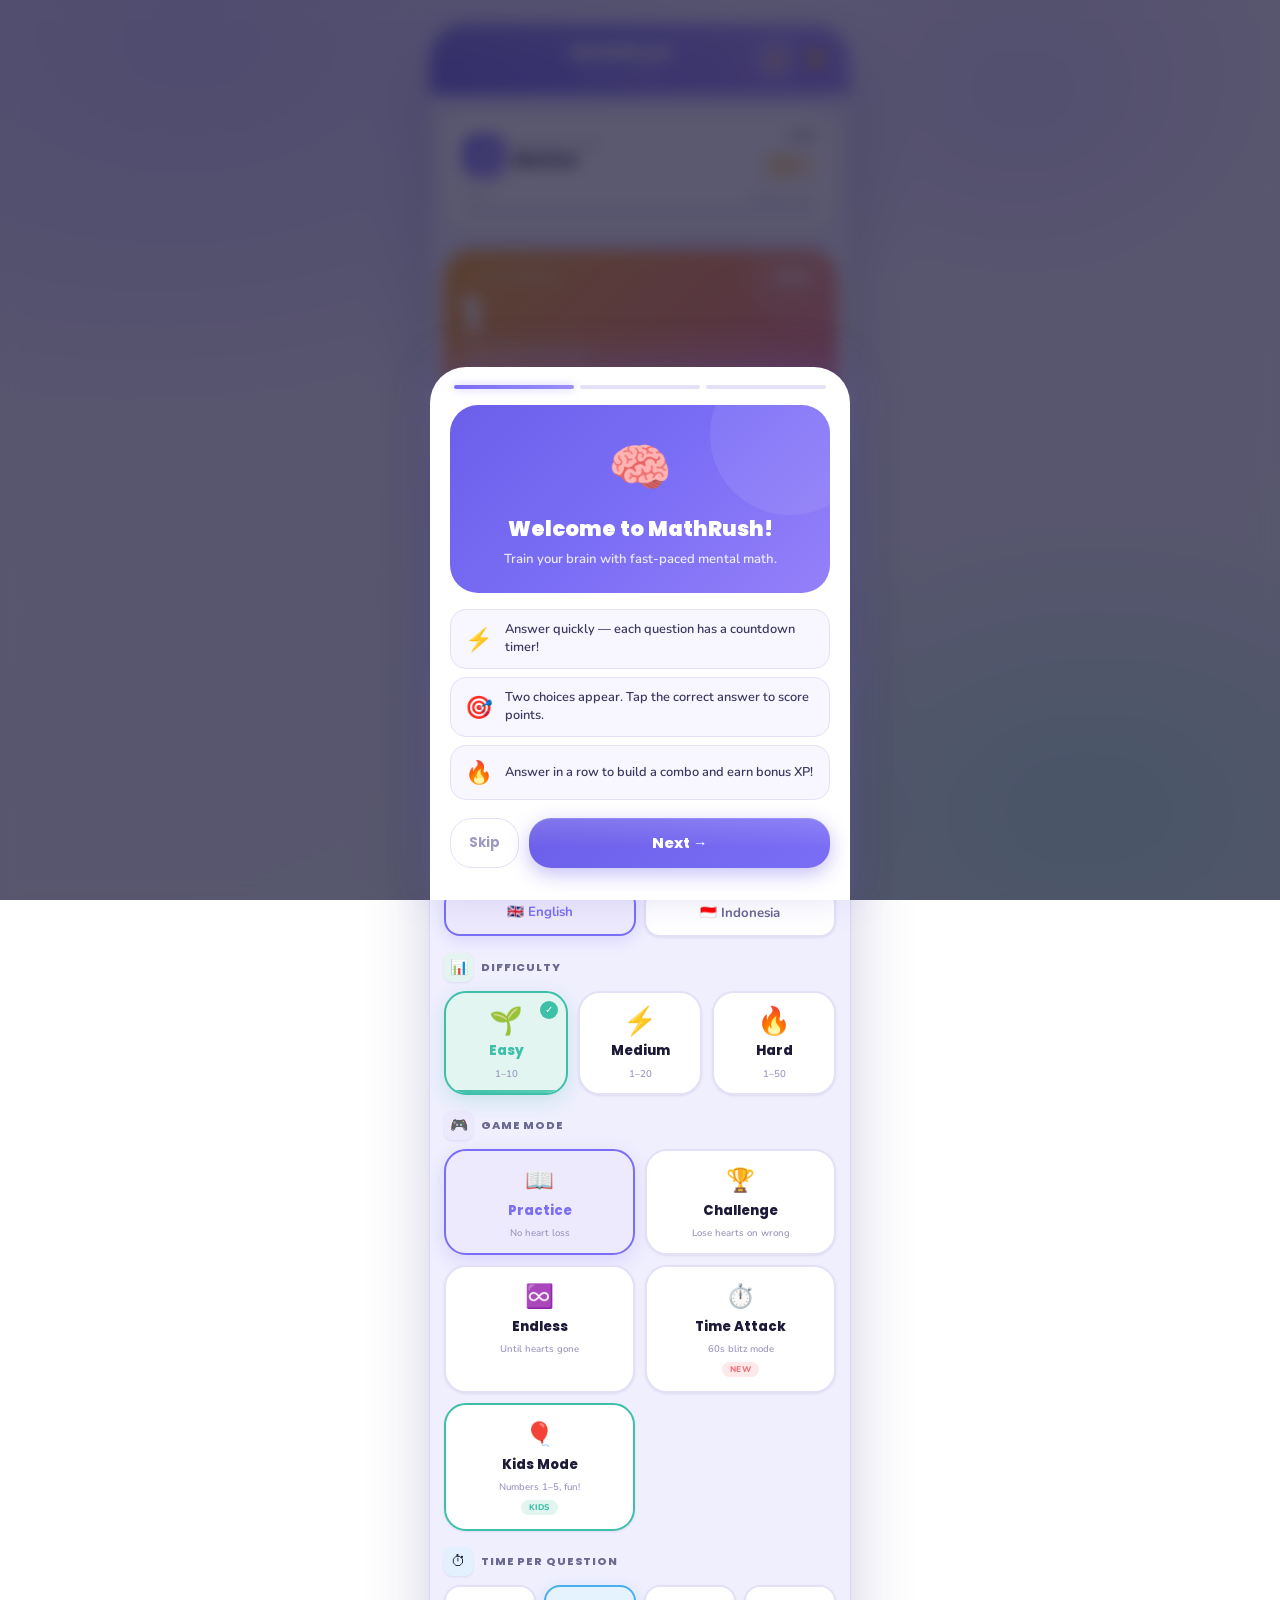
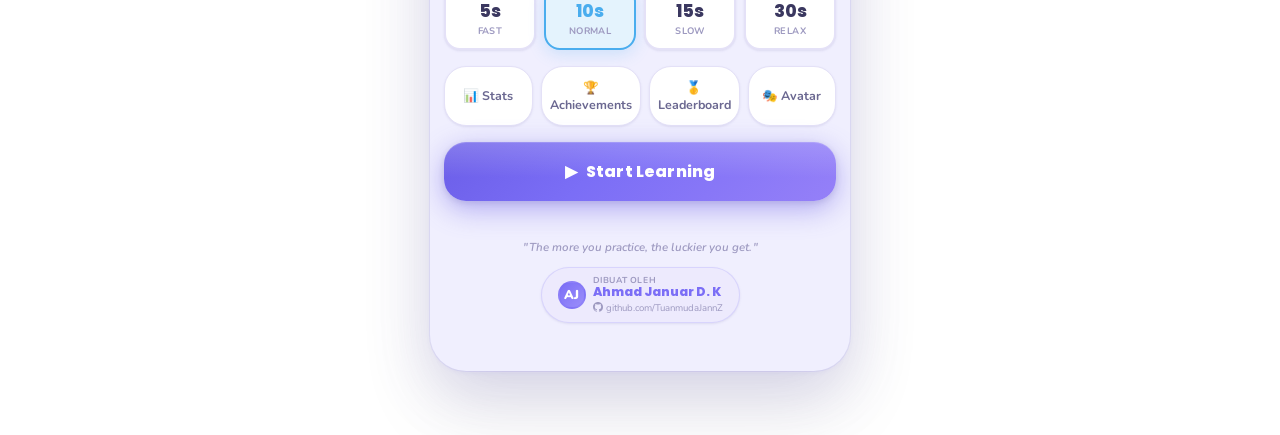
<file: mathrush-v6 (1).html>
<!DOCTYPE html>
<html lang="en">
<head>
<meta charset="UTF-8"/>
<meta name="viewport" content="width=device-width,initial-scale=1.0,maximum-scale=1.0,user-scalable=no"/>
<title>MathRush – Learn &amp; Grow</title>
<link href="https://fonts.googleapis.com/css2?family=Nunito:wght@400;500;600;700;800;900&family=Poppins:wght@400;500;600;700;800;900&display=swap" rel="stylesheet"/>
<style>
/* ── TOKENS ─────────────────────────────────── */
:root{
  --lav:       #7B6EF6;
  --lav-2:     #9B8EFA;
  --lav-pale:  #EDEAFD;
  --lav-ultra: #F5F3FF;
  --mint:      #3DBFA8;
  --mint-pale: #E2F5F1;
  --rose:      #F0707A;
  --rose-pale: #FDE8EA;
  --amber:     #F5A623;
  --amber-pale:#FEF3DC;
  --sky:       #4AADEE;
  --sky-pale:  #E4F3FD;
  --violet:    #9B6EF0;
  --sage:      #5BBF8A;
  --sage-pale: #E5F5ED;
  --white:     #FFFFFF;
  --g50:       #F8F7FF;
  --g100:      #F0EFFE;
  --g200:      #E4E1F7;
  --g300:      #CCC8EE;
  --g400:      #9D99C0;
  --g500:      #6B6891;
  --g700:      #3B3860;
  --g900:      #1C1A38;
  --f-ui:  'Nunito',  sans-serif;
  --f-num: 'Poppins', sans-serif;
  --rx:  8px;  --rs: 12px; --rm: 16px;
  --rl:  22px; --rxl:28px; --r2xl:36px; --rp:999px;
  --sh0: 0 1px 3px rgba(100,90,200,.07),0 1px 2px rgba(0,0,0,.04);
  --sh1: 0 2px 8px rgba(100,90,200,.09),0 1px 3px rgba(0,0,0,.05);
  --sh2: 0 4px 16px rgba(100,90,200,.13),0 2px 6px rgba(0,0,0,.06);
  --sh3: 0 8px 32px rgba(100,90,200,.16),0 3px 8px rgba(0,0,0,.08);
  --sh4: 0 16px 48px rgba(100,90,200,.20),0 6px 16px rgba(0,0,0,.10);
  --ease: all .2s cubic-bezier(.4,0,.2,1);
  --spring: all .3s cubic-bezier(.34,1.56,.64,1);
  /* Card / surface colors - overridden in dark mode */
  --card-bg: var(--white);
  --app-bg: var(--g100);
  --body-text: var(--g900);
  --sub-text: var(--g500);
  --border: var(--g200);
  --input-bg: var(--g50);
}

/* ── DARK MODE ─────────────────────────────── */
body.dark{
  --white:     #1E1C3A;
  --g50:       #252343;
  --g100:      #1A182F;
  --g200:      #2E2B50;
  --g300:      #3D3A60;
  --g400:      #7A77A0;
  --g500:      #A09DC8;
  --g700:      #C8C5E8;
  --g900:      #EEEDF8;
  --lav-pale:  #2A2650;
  --lav-ultra: #221F45;
  --mint-pale: #1A3030;
  --rose-pale: #38181E;
  --amber-pale:#382C10;
  --sky-pale:  #182838;
  --sage-pale: #1A2E26;
  --card-bg:   #23214A;
  --app-bg:    #1A182F;
  --body-text: #EEEDF8;
  --sub-text:  #A09DC8;
  --border:    #2E2B50;
  --input-bg:  #252343;
}
body.dark .hdr{
  background:linear-gradient(135deg,#3D3A6E 0%,#4A457A 40%,#5A548A 75%,#655E92 100%);
}
body.dark .hero{
  background:linear-gradient(135deg,#3D3A6E 0%,#4A457A 40%,#5A548A 78%,#655E92 100%);
}
body.dark .modal-hero{
  background:linear-gradient(135deg,#3D3A6E,#4A457A,#5A548A);
}
body.dark .play-cta{
  background:linear-gradient(135deg,#4A4590 0%,#5A558A 40%,#6A6098 100%);
  box-shadow:0 8px 28px rgba(74,69,144,.48),0 2px 6px rgba(0,0,0,.3),0 1px 0 rgba(255,255,255,.08) inset;
}
body.dark .play-cta:hover{box-shadow:0 14px 36px rgba(74,69,144,.56);}
body.dark .modal-primary{background:linear-gradient(135deg,#4A4590,#5A558A);}
body.dark .lvlup-card{background:#23214A;}
body.dark .xp-badge{background:linear-gradient(135deg,#5A558A,#6A60A0);}
body.dark .sw-score{background:linear-gradient(160deg,#252345,#1E1C3A);}
body.dark .sw-best{background:linear-gradient(160deg,#2A2015,#1E1C3A);}
body.dark .sw-lives{background:linear-gradient(160deg,#2A1520,#1E1C3A);}
body.dark .sw-time{background:linear-gradient(160deg,#151E2A,#1E1C3A);}
body.dark .sw-streak{background:linear-gradient(160deg,#15251E,#1E1C3A);}
body.dark .sw-rank{background:linear-gradient(160deg,#22152A,#1E1C3A);}
body.dark .ans-btn{
  background:#252343;border-color:#2E2B50;color:#EEEDF8;
}
body.dark .ans-btn:hover:not(:disabled){
  border-color:var(--lav);background:linear-gradient(160deg,#2A2650,#221F45);color:#B8B0F8;
}
body.dark .mstat{background:linear-gradient(160deg,#252345,#1E1C3A);}
body.dark .stat-tile{background:#252343;}
body.dark .ach-item{background:#252343;}
body.dark .ach-item.unlocked{background:linear-gradient(135deg,#2A2650,#1E1C3A);}
body.dark .daily-card{border-color:#352B10;background:#23214A;}
body.dark .chip{background:#252343;}
body.dark .ctrl-panel{background:#23214A;}
body.dark .xp-hero{background:#23214A;}
body.dark .xp-inline{background:#23214A;}
body.dark .q-card{background:#23214A;}
body.dark .toast{background:#23214A;border-color:#2E2B50;}
body.dark .modal-card{background:#1E1C3A;}
body.dark .modal-body{background:#1E1C3A;}
body.dark .modal-ghost{border-color:#2E2B50;color:#A09DC8;}
body.dark .modal-ghost:hover{background:#2A2650;border-color:var(--lav);color:#B8B0F8;}
body.dark .menu-icon-btn{background:#23214A;border-color:#2E2B50;color:#A09DC8;}
body.dark .menu-icon-btn:hover{border-color:#3D3A60;}
body.dark .restart-cta{background:#252343;border-color:#2E2B50;color:#A09DC8;}
body.dark .restart-cta:hover{background:var(--rose-pale);border-color:var(--rose);}
body.dark .gmode-card{background:#23214A;border-color:#2E2B50;}
body.dark .diff-card{background:#23214A;border-color:#2E2B50;}
body.dark .time-chip{background:#23214A;border-color:#2E2B50;}
body.dark .diff-card.selected.easy{background:var(--mint-pale);}
body.dark .diff-card.selected.medium{background:var(--amber-pale);}
body.dark .diff-card.selected.hard{background:var(--rose-pale);}
body.dark .gmode-card.selected{background:var(--lav-pale);}
body.dark .time-chip.selected{background:var(--sky-pale);}
body.dark .lang-btn{background:#23214A;border-color:#2E2B50;color:#A09DC8;}
body.dark .lang-btn.active{background:var(--lav-pale);border-color:var(--lav);color:#B8B0F8;}
body.dark body{
  background:radial-gradient(ellipse 900px 600px at 15% 5%,#1A1840 0%,transparent 62%),
    radial-gradient(ellipse 700px 500px at 85% 90%,#141830 0%,transparent 60%),
    linear-gradient(160deg,#121025 0%,#1A182F 100%);
}
/* Power-up dark mode */
body.dark .powerup-panel{background:#23214A;border-color:#2E2B50;}
body.dark .pu-btn{background:#252343;border-color:#2E2B50;}
body.dark .pu-btn:hover:not(:disabled){border-color:var(--lav);}
/* Time Attack dark */
body.dark .ta-bar-bg{background:#252343;}

*,*::before,*::after{box-sizing:border-box;margin:0;padding:0;-webkit-tap-highlight-color:transparent;}
html{height:100%;-webkit-font-smoothing:antialiased;}
body{
  min-height:100%; font-family:var(--f-ui); color:var(--g900);
  background:
    radial-gradient(ellipse 900px 600px at 15% 5%,  #D5CEFF 0%,transparent 62%),
    radial-gradient(ellipse 700px 500px at 85% 90%,  #BEF0E4 0%,transparent 60%),
    radial-gradient(ellipse 500px 400px at 80% 10%,  #E0D8FF 0%,transparent 55%),
    linear-gradient(160deg,#EBE8FF 0%,#F5F3FF 45%,#ECF8F4 100%);
  background-attachment:fixed;
  display:flex; justify-content:center; align-items:flex-start;
  padding:24px 12px 64px;
  transition:background .4s ease;
}
.app{
  width:100%; max-width:420px; min-height:870px;
  background:var(--app-bg);
  border-radius:var(--r2xl);
  box-shadow:0 0 0 1px rgba(123,110,246,.1),0 2px 4px rgba(123,110,246,.06),0 20px 60px rgba(100,90,200,.18),0 40px 80px rgba(0,0,0,.08);
  overflow:hidden; display:flex; flex-direction:column; position:relative;
  transition:background .3s ease;
}
.page{display:none;flex-direction:column;flex:1;}
.page.active{display:flex;}
.page-enter{animation:pgIn .32s cubic-bezier(.22,1,.36,1) both;}
@keyframes pgIn{from{opacity:0;transform:translateX(22px)}to{opacity:1;transform:none}}

/* ── HEADER ─────────────────────────────────── */
.hdr{
  height:70px;
  background:linear-gradient(135deg,#6B5EE8 0%,#7B6EF6 40%,#9580F8 75%,#A08BF9 100%);
  padding:0 16px;
  display:flex; align-items:center; justify-content:space-between; gap:12px;
  box-shadow:0 4px 24px rgba(107,94,232,.38),0 1px 0 rgba(255,255,255,.18) inset;
  position:relative; z-index:10; flex-shrink:0;
  transition:background .3s ease;
}
.hdr::before{content:'';position:absolute;inset:0;background:linear-gradient(180deg,rgba(255,255,255,.15) 0%,transparent 100%);pointer-events:none;}
.hdr::after{content:'';position:absolute;bottom:0;left:0;right:0;height:1px;background:linear-gradient(90deg,transparent,rgba(255,255,255,.25) 30%,rgba(255,255,255,.25) 70%,transparent);pointer-events:none;}
.hdr-btn{
  width:40px;height:40px;border-radius:var(--rs);
  border:1.5px solid rgba(255,255,255,.28);background:rgba(255,255,255,.18);
  display:flex;align-items:center;justify-content:center;
  cursor:pointer;color:white;font-size:1.1rem;font-weight:700;
  transition:var(--ease);flex-shrink:0;backdrop-filter:blur(6px);
}
.hdr-btn:hover{background:rgba(255,255,255,.32);transform:scale(1.07);}
.hdr-btn:active{transform:scale(.93);}
.hdr-btn.ghost{visibility:hidden;pointer-events:none;}
.hdr-mid{flex:1;display:flex;flex-direction:column;align-items:center;}
.hdr-title{font-family:var(--f-num);font-size:1.22rem;font-weight:800;color:white;letter-spacing:-.02em;text-shadow:0 2px 8px rgba(0,0,0,.18);}
.hdr-sub{font-size:.58rem;font-weight:700;color:rgba(255,255,255,.68);letter-spacing:.11em;text-transform:uppercase;margin-top:1px;}
.hdr-right{display:flex;align-items:center;gap:6px;}
/* Dark mode toggle in header */
.dark-toggle{
  width:36px;height:36px;border-radius:var(--rs);
  border:1.5px solid rgba(255,255,255,.28);background:rgba(255,255,255,.18);
  display:flex;align-items:center;justify-content:center;
  cursor:pointer;font-size:1rem;
  transition:var(--ease);flex-shrink:0;backdrop-filter:blur(6px);
}
.dark-toggle:hover{background:rgba(255,255,255,.32);transform:scale(1.07);}
.dark-toggle:active{transform:scale(.93);}
.hdr-avatar{
  width:36px;height:36px;border-radius:50%;
  background:linear-gradient(135deg,rgba(255,255,255,.28),rgba(255,255,255,.14));
  border:2px solid rgba(255,255,255,.42);
  display:flex;align-items:center;justify-content:center;
  font-family:var(--f-num);font-size:.9rem;font-weight:800;color:white;
  cursor:pointer;transition:var(--ease);flex-shrink:0;box-shadow:0 2px 8px rgba(0,0,0,.14);
}
.hdr-avatar:hover{transform:scale(1.09);}

/* ── MENU PAGE ─────────────────────────────── */
.menu-scroll{flex:1;overflow-y:auto;padding:16px 14px 28px;display:flex;flex-direction:column;gap:16px;}
.menu-scroll::-webkit-scrollbar{width:0;}

/* XP / Level bar on menu */
.xp-hero{
  background:var(--white);border-radius:var(--rxl);padding:16px 18px;
  box-shadow:var(--sh2);border:1px solid rgba(255,255,255,.95);
  display:flex;flex-direction:column;gap:10px;
  transition:background .3s;
}
.xp-row{display:flex;align-items:center;justify-content:space-between;}
.xp-level{display:flex;align-items:center;gap:8px;}
.xp-badge{
  width:42px;height:42px;border-radius:var(--rs);
  background:linear-gradient(135deg,var(--lav),var(--lav-2));
  display:flex;align-items:center;justify-content:center;
  font-family:var(--f-num);font-size:1.1rem;font-weight:900;color:white;
  box-shadow:0 4px 12px rgba(123,110,246,.35);
  transition:background .3s;
}
.xp-level-info{display:flex;flex-direction:column;}
.xp-level-lbl{font-size:.6rem;font-weight:700;color:var(--g400);letter-spacing:.07em;text-transform:uppercase;}
.xp-level-num{font-family:var(--f-num);font-size:1.1rem;font-weight:800;color:var(--g900);line-height:1;}
.xp-pts{font-family:var(--f-num);font-size:.78rem;font-weight:700;color:var(--g500);}
.xp-bar-wrap{display:flex;flex-direction:column;gap:4px;}
.xp-bar-labels{display:flex;justify-content:space-between;}
.xp-bar-lbl{font-size:.59rem;font-weight:700;color:var(--g400);}
.xp-bar-bg{height:8px;background:var(--g200);border-radius:var(--rp);overflow:hidden;box-shadow:inset 0 1px 2px rgba(0,0,0,.07);}
.xp-bar-fill{
  height:100%;background:linear-gradient(90deg,var(--lav),var(--lav-2));
  border-radius:var(--rp);transition:width .6s cubic-bezier(.4,0,.2,1);
  box-shadow:0 0 8px rgba(123,110,246,.4);
}

/* Coin display */
.coin-display{
  display:flex;align-items:center;gap:6px;
  background:var(--amber-pale);border-radius:var(--rp);
  padding:5px 12px;font-family:var(--f-num);
  font-size:.82rem;font-weight:800;color:var(--amber);
  border:1.5px solid rgba(245,166,35,.2);
}

/* Hero banner */
.hero{
  background:linear-gradient(135deg,#6B5EE8 0%,#7B6EF6 40%,#9580F8 78%,#A794FA 100%);
  border-radius:var(--rxl);padding:22px 20px 20px;
  color:white;position:relative;overflow:hidden;
  box-shadow:0 10px 32px rgba(107,94,232,.45),0 3px 8px rgba(0,0,0,.08);
  transition:background .3s;
}
.hero::before{content:'';position:absolute;width:200px;height:200px;border-radius:50%;background:rgba(255,255,255,.08);top:-70px;right:-50px;pointer-events:none;}
.hero::after{content:'';position:absolute;width:100px;height:100px;border-radius:50%;background:rgba(255,255,255,.06);bottom:-30px;right:50px;pointer-events:none;}
.hero-inner{position:relative;z-index:1;}
.hero-badge{display:inline-flex;align-items:center;gap:5px;background:rgba(255,255,255,.2);border:1px solid rgba(255,255,255,.32);border-radius:var(--rp);padding:4px 12px;font-size:.62rem;font-weight:800;letter-spacing:.08em;text-transform:uppercase;margin-bottom:12px;backdrop-filter:blur(4px);}
.hero-title{font-family:var(--f-num);font-size:1.7rem;font-weight:800;line-height:1.14;margin-bottom:6px;text-shadow:0 2px 10px rgba(0,0,0,.12);}
.hero-sub{font-size:.79rem;opacity:.78;font-weight:600;line-height:1.4;}
.hero-chips{display:flex;gap:10px;margin-top:18px;}
.hero-chip{flex:1;background:rgba(255,255,255,.16);border:1.5px solid rgba(255,255,255,.26);border-radius:var(--rm);padding:11px 12px;backdrop-filter:blur(8px);transition:background .2s;}
.hero-chip:hover{background:rgba(255,255,255,.24);}
.hc-val{font-family:var(--f-num);font-size:1.5rem;font-weight:900;line-height:1;}
.hc-lbl{font-size:.59rem;font-weight:700;letter-spacing:.08em;text-transform:uppercase;opacity:.72;margin-top:4px;}

/* Daily Challenge card */
.daily-card{
  background:var(--white);border-radius:var(--rxl);padding:16px 18px;
  box-shadow:var(--sh2);border:1.5px solid var(--amber-pale);
  display:flex;flex-direction:column;gap:10px;
  transition:background .3s;
}
.daily-head{display:flex;align-items:center;justify-content:space-between;}
.daily-title{display:flex;align-items:center;gap:7px;font-family:var(--f-num);font-size:.82rem;font-weight:800;color:var(--g900);}
.daily-badge{font-size:.58rem;font-weight:800;letter-spacing:.06em;text-transform:uppercase;background:var(--amber-pale);color:var(--amber);border-radius:var(--rp);padding:3px 10px;}
.daily-badge.done{background:var(--mint-pale);color:var(--mint);}
.daily-desc{font-size:.79rem;color:var(--g500);font-weight:600;}
.daily-prog{display:flex;flex-direction:column;gap:5px;}
.daily-prog-row{display:flex;justify-content:space-between;align-items:center;}
.daily-prog-lbl{font-size:.6rem;font-weight:700;color:var(--g400);}
.daily-prog-val{font-family:var(--f-num);font-size:.6rem;font-weight:800;color:var(--amber);}
.daily-bar-bg{height:5px;background:var(--g200);border-radius:var(--rp);overflow:hidden;}
.daily-bar-fill{height:100%;background:linear-gradient(90deg,var(--amber),#F7C26A);border-radius:var(--rp);transition:width .5s cubic-bezier(.4,0,.2,1);}
.daily-reward{display:flex;align-items:center;gap:5px;font-size:.7rem;font-weight:700;color:var(--g400);}
.daily-reward span{color:var(--lav);font-weight:800;}

/* Section header */
.sec{display:flex;align-items:center;gap:8px;margin-bottom:9px;}
.sec-dot{width:29px;height:29px;border-radius:var(--rx);display:flex;align-items:center;justify-content:center;font-size:.92rem;flex-shrink:0;box-shadow:var(--sh0);}
.sec-lbl{font-family:var(--f-num);font-size:.69rem;font-weight:800;color:var(--g500);letter-spacing:.08em;text-transform:uppercase;}

.lang-row{display:flex;gap:8px;}
.lang-btn{flex:1;display:flex;align-items:center;justify-content:center;gap:7px;padding:13px 10px;border-radius:var(--rm);background:var(--white);border:2px solid var(--g200);font-family:var(--f-ui);font-size:.83rem;font-weight:700;cursor:pointer;transition:var(--spring);color:var(--g500);box-shadow:var(--sh0);}
.lang-btn:hover{transform:translateY(-2px);box-shadow:var(--sh2);}
.lang-btn.active{border-color:var(--lav);background:var(--lav-pale);color:var(--lav);box-shadow:0 4px 16px rgba(123,110,246,.2);transform:translateY(-1px);}

.diff-grid{display:grid;grid-template-columns:repeat(3,1fr);gap:10px;}
.diff-card{background:var(--white);border:2px solid var(--g200);border-radius:var(--rl);padding:15px 10px 13px;text-align:center;cursor:pointer;box-shadow:var(--sh0);transition:var(--spring);position:relative;overflow:hidden;display:flex;flex-direction:column;align-items:center;gap:6px;}
.diff-card::after{content:'';position:absolute;bottom:0;left:0;right:0;height:3px;border-radius:0 0 var(--rl) var(--rl);opacity:0;transition:opacity .25s;}
.diff-card.easy::after{background:linear-gradient(90deg,#3DBFA8,#5DCFB8);}
.diff-card.medium::after{background:linear-gradient(90deg,#F5A623,#F7BC5A);}
.diff-card.hard::after{background:linear-gradient(90deg,#F0707A,#F49098);}
.diff-card.selected::after{opacity:1;}
.diff-card:hover{transform:translateY(-3px);box-shadow:var(--sh2);}
.diff-card.selected.easy{border-color:var(--mint);background:var(--mint-pale);box-shadow:0 6px 20px rgba(61,191,168,.22);}
.diff-card.selected.medium{border-color:var(--amber);background:var(--amber-pale);box-shadow:0 6px 20px rgba(245,166,35,.22);}
.diff-card.selected.hard{border-color:var(--rose);background:var(--rose-pale);box-shadow:0 6px 20px rgba(240,112,122,.22);}
.dc-icon{font-size:1.7rem;line-height:1;}
.dc-name{font-family:var(--f-num);font-size:.83rem;font-weight:800;color:var(--g900);}
.diff-card.selected.easy .dc-name{color:var(--mint);}
.diff-card.selected.medium .dc-name{color:var(--amber);}
.diff-card.selected.hard .dc-name{color:var(--rose);}
.dc-ops{font-size:.61rem;color:var(--g400);font-weight:600;}
.dc-check{position:absolute;top:8px;right:8px;width:18px;height:18px;border-radius:50%;display:flex;align-items:center;justify-content:center;font-size:.6rem;color:white;transform:scale(0);transition:transform .25s cubic-bezier(.34,1.56,.64,1);}
.diff-card.selected.easy .dc-check{background:var(--mint);transform:scale(1);}
.diff-card.selected.medium .dc-check{background:var(--amber);transform:scale(1);}
.diff-card.selected.hard .dc-check{background:var(--rose);transform:scale(1);}

/* Game Mode cards — now 4 options with Time Attack */
.gmode-grid{display:grid;grid-template-columns:1fr 1fr;gap:10px;}
.gmode-card{background:var(--white);border:2px solid var(--g200);border-radius:var(--rl);padding:14px 12px;cursor:pointer;box-shadow:var(--sh0);transition:var(--spring);display:flex;flex-direction:column;align-items:center;gap:5px;text-align:center;}
.gmode-card:hover{transform:translateY(-2px);box-shadow:var(--sh2);}
.gmode-card.selected{border-color:var(--lav);background:var(--lav-pale);box-shadow:0 6px 20px rgba(123,110,246,.2);}
.gmode-card.ta-card.selected{border-color:var(--rose);background:var(--rose-pale);box-shadow:0 6px 20px rgba(240,112,122,.22);}
.gmc-emoji{font-size:1.45rem;}
.gmc-title{font-family:var(--f-num);font-size:.82rem;font-weight:800;color:var(--g900);}
.gmode-card.selected .gmc-title{color:var(--lav);}
.gmode-card.ta-card.selected .gmc-title{color:var(--rose);}
.gmc-sub{font-size:.6rem;color:var(--g400);font-weight:600;}
.gmc-tag{font-size:.52rem;font-weight:800;letter-spacing:.06em;text-transform:uppercase;background:var(--rose-pale);color:var(--rose);border-radius:var(--rp);padding:2px 8px;margin-top:2px;}

.time-row{display:flex;gap:8px;}
.time-chip{flex:1;background:var(--white);border:2px solid var(--g200);border-radius:var(--rm);padding:11px 6px;cursor:pointer;text-align:center;box-shadow:var(--sh0);transition:var(--spring);}
.time-chip:hover{transform:translateY(-2px);box-shadow:var(--sh1);}
.time-chip.selected{border-color:var(--sky);background:var(--sky-pale);box-shadow:0 4px 16px rgba(74,173,238,.22);}
/* Hide time per question when Time Attack selected */
.ta-mode-hidden{display:none!important;}
.tc-num{font-family:var(--f-num);font-size:1.07rem;font-weight:800;color:var(--g700);}
.time-chip.selected .tc-num{color:var(--sky);}
.tc-lbl{font-size:.59rem;font-weight:700;color:var(--g400);letter-spacing:.05em;text-transform:uppercase;}

.play-cta{
  width:100%;padding:17px;border-radius:var(--rl);
  background:linear-gradient(135deg,#6B5EE8 0%,#7B6EF6 40%,#9580F8 100%);
  border:none;color:white;font-family:var(--f-num);font-size:1rem;font-weight:800;
  cursor:pointer;letter-spacing:.01em;
  box-shadow:0 8px 28px rgba(107,94,232,.48),0 2px 6px rgba(0,0,0,.1),0 1px 0 rgba(255,255,255,.14) inset;
  transition:var(--ease);display:flex;align-items:center;justify-content:center;gap:9px;
  position:relative;overflow:hidden;
}
.play-cta::before{content:'';position:absolute;inset:0;background:linear-gradient(180deg,rgba(255,255,255,.18) 0%,transparent 60%);pointer-events:none;}
.play-cta:hover{transform:translateY(-3px);box-shadow:0 14px 36px rgba(107,94,232,.56);}
.play-cta:active{transform:scale(.97);}

/* menu stats-btn row */
.menu-btns{display:flex;gap:8px;}
.menu-icon-btn{
  flex:1;padding:12px 8px;border-radius:var(--rl);
  background:var(--white);border:1.5px solid var(--g200);
  font-family:var(--f-ui);font-size:.78rem;font-weight:700;color:var(--g500);
  cursor:pointer;transition:var(--ease);display:flex;align-items:center;justify-content:center;gap:6px;
  box-shadow:var(--sh0);
}
.menu-icon-btn:hover{transform:translateY(-2px);box-shadow:var(--sh2);border-color:var(--g300);}

/* ── GAME PAGE ─────────────────────────────── */
.game-body{flex:1;overflow-y:auto;padding:12px 12px 20px;display:flex;flex-direction:column;gap:10px;}
.game-body::-webkit-scrollbar{width:0;}

/* Time Attack big countdown */
.ta-countdown{
  background:linear-gradient(135deg,#F0707A,#F5A623);
  border-radius:var(--rxl);padding:14px 20px;
  display:none;align-items:center;justify-content:space-between;
  box-shadow:0 6px 24px rgba(240,112,122,.35);
  border:1.5px solid rgba(240,112,122,.2);
  position:relative;overflow:hidden;
}
.ta-countdown.active{display:flex;}
.ta-countdown::before{content:'';position:absolute;inset:0;background:linear-gradient(180deg,rgba(255,255,255,.15) 0%,transparent 60%);pointer-events:none;}
.ta-left{position:relative;z-index:1;}
.ta-label{font-size:.6rem;font-weight:800;letter-spacing:.1em;text-transform:uppercase;color:rgba(255,255,255,.75);}
.ta-time{font-family:var(--f-num);font-size:2.8rem;font-weight:900;color:white;line-height:1;text-shadow:0 2px 10px rgba(0,0,0,.2);}
.ta-time.warn{animation:taPulse .5s ease infinite alternate;}
@keyframes taPulse{from{transform:scale(1)}to{transform:scale(1.08)}}
.ta-right{position:relative;z-index:1;text-align:right;}
.ta-score-label{font-size:.6rem;font-weight:800;letter-spacing:.1em;text-transform:uppercase;color:rgba(255,255,255,.75);}
.ta-score-val{font-family:var(--f-num);font-size:2rem;font-weight:900;color:white;line-height:1;}
.ta-bar-bg{position:absolute;bottom:0;left:0;right:0;height:4px;background:rgba(255,255,255,.2);}
.ta-bar{height:100%;background:white;border-radius:0;transition:width 1s linear;box-shadow:0 0 8px rgba(255,255,255,.6);}

/* XP bar inline game */
.xp-inline{
  background:var(--white);border-radius:var(--rm);padding:9px 12px;
  display:flex;align-items:center;gap:10px;box-shadow:var(--sh0);border:1px solid rgba(255,255,255,.9);
  transition:background .3s;
}
.xp-inline-badge{font-family:var(--f-num);font-size:.75rem;font-weight:900;color:white;background:linear-gradient(135deg,var(--lav),var(--lav-2));border-radius:var(--rx);padding:3px 8px;flex-shrink:0;}
.xp-inline-bar-wrap{flex:1;display:flex;flex-direction:column;gap:3px;}
.xp-inline-lbl{display:flex;justify-content:space-between;}
.xp-inline-name{font-size:.58rem;font-weight:700;color:var(--g400);}
.xp-inline-pts{font-size:.58rem;font-weight:800;color:var(--lav);}
.xp-inline-bg{height:5px;background:var(--g200);border-radius:var(--rp);overflow:hidden;}
.xp-inline-fill{height:100%;background:linear-gradient(90deg,var(--lav),var(--lav-2));border-radius:var(--rp);transition:width .5s cubic-bezier(.4,0,.2,1);}
.combo-tag{font-family:var(--f-num);font-size:.72rem;font-weight:900;flex-shrink:0;padding:3px 9px;border-radius:var(--rp);background:var(--amber-pale);color:var(--amber);display:none;}
.combo-tag.show{display:block;animation:comboPop .3s cubic-bezier(.34,1.56,.64,1);}
@keyframes comboPop{0%{transform:scale(0)}100%{transform:scale(1)}}

.stats-grid{display:grid;grid-template-columns:repeat(3,1fr);gap:7px;}
.sw{background:var(--white);border-radius:var(--rm);padding:11px 8px 9px;display:flex;flex-direction:column;align-items:center;gap:2px;box-shadow:var(--sh1);border:1px solid rgba(255,255,255,.9);position:relative;overflow:hidden;transition:transform .18s,box-shadow .18s,background .3s;}
.sw:hover{transform:translateY(-2px);box-shadow:var(--sh2);}
.sw::before{content:'';position:absolute;top:0;left:0;right:0;height:3px;border-radius:var(--rm) var(--rm) 0 0;}
.sw-score::before{background:linear-gradient(90deg,#7B6EF6,#9B8EFA);}
.sw-best::before{background:linear-gradient(90deg,#F5A623,#F7C26A);}
.sw-lives::before{background:linear-gradient(90deg,#F0707A,#F79EA4);}
.sw-time::before{background:linear-gradient(90deg,#4AADEE,#7DCDF5);}
.sw-streak::before{background:linear-gradient(90deg,#5BBF8A,#8DD9B0);}
.sw-rank::before{background:linear-gradient(90deg,#9B6EF0,#B89CF5);}
.sw-score{background:linear-gradient(160deg,#F5F3FF,white);}
.sw-best{background:linear-gradient(160deg,#FFFBF3,white);}
.sw-lives{background:linear-gradient(160deg,#FFF7F8,white);}
.sw-time{background:linear-gradient(160deg,#F5FBFF,white);}
.sw-streak{background:linear-gradient(160deg,#F4FEF8,white);}
.sw-rank{background:linear-gradient(160deg,#F8F5FF,white);}
.sw-icon{font-size:1.05rem;line-height:1;margin-top:3px;}
.sw-val{font-family:var(--f-num);font-size:1.15rem;font-weight:900;color:var(--g900);line-height:1;margin-top:3px;}
.sw-val.sm{font-size:.58rem!important;line-height:1.3!important;font-weight:800!important;}
.sw-lbl{font-size:.52rem;font-weight:700;color:var(--g400);letter-spacing:.07em;text-transform:uppercase;margin-top:1px;}

/* ── POWER-UPS PANEL ──────────────────────── */
.powerup-panel{
  background:var(--white);border-radius:var(--rxl);padding:12px 14px;
  box-shadow:var(--sh1);border:1px solid rgba(255,255,255,.9);
  display:flex;flex-direction:column;gap:8px;
  transition:background .3s;
}
.pu-header{display:flex;align-items:center;justify-content:space-between;}
.pu-title{font-family:var(--f-num);font-size:.72rem;font-weight:800;color:var(--g500);letter-spacing:.07em;text-transform:uppercase;}
.pu-coins{display:flex;align-items:center;gap:5px;font-family:var(--f-num);font-size:.8rem;font-weight:800;color:var(--amber);}
.pu-row{display:flex;gap:8px;}
.pu-btn{
  flex:1;padding:10px 6px;border-radius:var(--rm);
  background:var(--g50);border:1.5px solid var(--g200);
  display:flex;flex-direction:column;align-items:center;gap:3px;
  cursor:pointer;transition:var(--spring);position:relative;overflow:hidden;
}
.pu-btn:hover:not(:disabled){transform:translateY(-2px);box-shadow:var(--sh2);}
.pu-btn:active:not(:disabled){transform:scale(.95);}
.pu-btn:disabled{opacity:.45;cursor:not-allowed;}
.pu-btn.used{opacity:.5;pointer-events:none;}
.pu-icon{font-size:1.3rem;line-height:1;}
.pu-name{font-size:.6rem;font-weight:800;color:var(--g700);letter-spacing:.03em;}
.pu-cost{display:flex;align-items:center;gap:2px;font-size:.58rem;font-weight:800;color:var(--amber);}
.pu-cost-used{font-size:.58rem;font-weight:800;color:var(--g300);}
.pu-badge{position:absolute;top:4px;right:4px;width:15px;height:15px;border-radius:50%;display:flex;align-items:center;justify-content:center;font-size:.5rem;font-weight:900;color:white;}
/* Per power-up color themes */
.pu-btn.freeze:hover:not(:disabled){border-color:var(--sky);background:var(--sky-pale);}
.pu-btn.freeze:hover:not(:disabled) .pu-name{color:var(--sky);}
.pu-btn.elim:hover:not(:disabled){border-color:var(--rose);background:var(--rose-pale);}
.pu-btn.elim:hover:not(:disabled) .pu-name{color:var(--rose);}
.pu-btn.dblxp:hover:not(:disabled){border-color:var(--violet);background:var(--lav-pale);}
.pu-btn.dblxp:hover:not(:disabled) .pu-name{color:var(--violet);}
.pu-btn.extra:hover:not(:disabled){border-color:var(--mint);background:var(--mint-pale);}
.pu-btn.extra:hover:not(:disabled) .pu-name{color:var(--mint);}
/* active glow states */
.pu-btn.active-pu.freeze{border-color:var(--sky);background:var(--sky-pale);animation:puActive .8s ease infinite alternate;}
.pu-btn.active-pu.dblxp{border-color:var(--violet);background:var(--lav-pale);animation:puActive .8s ease infinite alternate;}
@keyframes puActive{from{box-shadow:0 0 0 0 transparent}to{box-shadow:0 0 0 4px rgba(74,173,238,.3)}}
/* freeze timer visual overlay */
.timer-frozen .timer-fill{background:linear-gradient(90deg,var(--sky),#7DCDF5)!important;box-shadow:0 0 10px rgba(74,173,238,.6)!important;transition:none!important;}
.timer-frozen .timer-num{color:var(--sky)!important;}

.q-card{background:var(--white);border-radius:var(--rxl);box-shadow:var(--sh3);border:1px solid rgba(255,255,255,.95);display:flex;flex-direction:column;overflow:hidden;position:relative;transition:background .3s;}
.q-stripe{height:4px;background:linear-gradient(90deg,#6B5EE8,#7B6EF6,#4AADEE,#3DBFA8);background-size:200% 100%;animation:stripeFlow 3s linear infinite;}
@keyframes stripeFlow{0%{background-position:0% 0%}100%{background-position:200% 0%}}
.q-inner{padding:16px 16px 18px;display:flex;flex-direction:column;gap:12px;}
.timer-row{display:flex;align-items:center;gap:10px;}
.timer-bg{flex:1;height:7px;background:var(--g200);border-radius:var(--rp);overflow:hidden;box-shadow:inset 0 1px 2px rgba(0,0,0,.06);}
.timer-fill{height:100%;width:100%;background:linear-gradient(90deg,#7B6EF6,#4AADEE);border-radius:var(--rp);transition:width 1s linear,background .5s;box-shadow:0 0 6px rgba(123,110,246,.4);}
.timer-fill.warn{background:linear-gradient(90deg,#F0707A,#F5A623);box-shadow:0 0 8px rgba(240,112,122,.5);}
.timer-fill.glow{box-shadow:0 0 10px rgba(61,191,168,.6),0 0 20px rgba(61,191,168,.3);}
.timer-num{font-family:var(--f-num);font-size:.84rem;font-weight:800;color:var(--g500);min-width:24px;text-align:right;transition:color .3s;}
.timer-num.warn{color:var(--rose);}
.q-meta{display:flex;align-items:center;gap:6px;}
.q-tag{font-size:.59rem;font-weight:800;letter-spacing:.08em;text-transform:uppercase;padding:4px 11px;border-radius:var(--rp);}
.qt-easy{background:var(--mint-pale);color:var(--mint);}
.qt-medium{background:var(--amber-pale);color:var(--amber);}
.qt-hard{background:var(--rose-pale);color:var(--rose);}
.qt-practice{background:var(--sky-pale);color:var(--sky);}
.qt-challenge{background:var(--lav-pale);color:var(--lav);}
.qt-endless{background:#EDE9FD;color:#7B6EF6;}
.qt-timeattack{background:var(--rose-pale);color:var(--rose);}
.prog-wrap{display:flex;flex-direction:column;gap:5px;}
.prog-head{display:flex;justify-content:space-between;align-items:center;}
.prog-title{font-size:.62rem;font-weight:700;color:var(--g400);}
.prog-count{font-family:var(--f-num);font-size:.62rem;font-weight:800;color:var(--g500);}
.prog-bg{height:6px;background:var(--g200);border-radius:var(--rp);overflow:hidden;box-shadow:inset 0 1px 2px rgba(0,0,0,.05);}
.prog-bar{height:100%;background:linear-gradient(90deg,#3DBFA8,#7B6EF6);border-radius:var(--rp);transition:width .5s cubic-bezier(.4,0,.2,1);box-shadow:0 0 5px rgba(123,110,246,.3);}
.prog-bar.full{box-shadow:0 0 12px rgba(61,191,168,.5),0 0 24px rgba(61,191,168,.25);animation:progGlow .8s ease;}
@keyframes progGlow{0%,100%{opacity:1}50%{opacity:.7}}
.q-area{text-align:center;padding:10px 0 2px;display:flex;flex-direction:column;align-items:center;gap:7px;}
.q-eyebrow{font-size:.59rem;font-weight:800;letter-spacing:.13em;text-transform:uppercase;color:var(--g400);display:flex;align-items:center;gap:6px;}
.q-dot{width:4px;height:4px;border-radius:50%;background:#C5C0F0;}
.q-eq{font-family:var(--f-num);font-size:clamp(2.8rem,11vw,3.7rem);font-weight:900;color:var(--g900);letter-spacing:-.04em;line-height:1;animation:qPop .3s cubic-bezier(.22,1,.36,1);}
@keyframes qPop{from{opacity:0;transform:scale(.86) translateY(-8px)}to{opacity:1;transform:none}}
.ans-grid{display:grid;grid-template-columns:1fr 1fr;gap:10px;}
.ans-btn{padding:20px 10px;border-radius:var(--rl);border:2.5px solid var(--g200);background:var(--white);font-family:var(--f-num);font-size:clamp(1.45rem,5.5vw,1.85rem);font-weight:900;color:var(--g900);cursor:pointer;transition:var(--spring);position:relative;overflow:hidden;box-shadow:var(--sh1);animation:qPop .3s cubic-bezier(.22,1,.36,1);}
.ans-btn:hover:not(:disabled){border-color:var(--lav);background:linear-gradient(160deg,var(--lav-ultra),var(--lav-pale));color:var(--lav);transform:translateY(-5px) scale(1.02);box-shadow:0 10px 28px rgba(123,110,246,.22),var(--sh2);}
.ans-btn:active:not(:disabled){transform:scale(.95);}
/* eliminated wrong answer in 50/50 mode */
.ans-btn.eliminated{opacity:.22!important;pointer-events:none;transform:scale(.95)!important;border-style:dashed!important;}
.ans-btn.fc{border-color:var(--mint)!important;background:linear-gradient(160deg,var(--mint-pale),#D8F5EF)!important;color:var(--mint)!important;animation:aPop .38s cubic-bezier(.34,1.56,.64,1);box-shadow:0 6px 20px rgba(61,191,168,.3)!important;}
.ans-btn.fw{border-color:var(--rose)!important;background:linear-gradient(160deg,var(--rose-pale),#FDDDE0)!important;color:var(--rose)!important;animation:aShk .38s ease;box-shadow:0 6px 20px rgba(240,112,122,.22)!important;}
@keyframes aPop{0%{transform:scale(1)}40%{transform:scale(1.08)}70%{transform:scale(.97)}100%{transform:scale(1)}}
@keyframes aShk{0%,100%{transform:none}22%{transform:translateX(-8px)}44%{transform:translateX(8px)}66%{transform:translateX(-4px)}88%{transform:translateX(4px)}}
.ans-btn .ripple{position:absolute;border-radius:50%;background:rgba(123,110,246,.14);transform:scale(0);animation:ink .5s linear;pointer-events:none;}
@keyframes ink{to{transform:scale(5);opacity:0}}
.fb-zone{min-height:52px;display:flex;flex-direction:column;align-items:center;justify-content:center;gap:5px;text-align:center;}
.fb-msg{font-family:var(--f-num);font-size:1rem;font-weight:800;animation:qPop .2s ease;}
.fb-msg.correct{color:var(--mint);}
.fb-msg.wrong{color:var(--rose);}
.fb-msg.timeout{color:var(--amber);}
.fb-expl{display:none;font-size:.78rem;font-weight:600;color:var(--g500);background:linear-gradient(135deg,var(--lav-ultra),var(--sky-pale));border-radius:var(--rs);padding:7px 14px;border:1px solid var(--g200);animation:qPop .2s ease;}
.fb-expl.show{display:block;}
/* Double XP active badge */
.dblxp-active-badge{
  display:none;align-items:center;gap:4px;
  background:linear-gradient(90deg,var(--violet),var(--lav));
  color:white;font-size:.6rem;font-weight:900;letter-spacing:.06em;text-transform:uppercase;
  padding:3px 10px;border-radius:var(--rp);
}
.dblxp-active-badge.show{display:flex;animation:comboPop .3s cubic-bezier(.34,1.56,.64,1);}

/* Controls */
.ctrl-panel{background:var(--white);border-radius:var(--rxl);padding:14px 14px 12px;box-shadow:var(--sh1);border:1px solid rgba(255,255,255,.9);display:flex;flex-direction:column;gap:11px;transition:background .3s;}
.ctrl-row{display:flex;align-items:center;gap:10px;}
.ctrl-lbl{font-size:.6rem;font-weight:800;letter-spacing:.07em;text-transform:uppercase;color:var(--g400);flex:0 0 42px;}
.ctrl-chips{display:flex;gap:6px;flex:1;flex-wrap:wrap;}
.chip{padding:7px 13px;border-radius:var(--rp);background:var(--g50);border:1.5px solid var(--g200);font-size:.72rem;font-weight:700;color:var(--g500);cursor:pointer;transition:var(--ease);white-space:nowrap;}
.chip:hover{border-color:#C5C0F0;color:var(--lav);background:var(--lav-ultra);transform:translateY(-1px);}
.chip.on{border-color:var(--lav);background:var(--lav-pale);color:var(--lav);}
.chip.on-mint{border-color:var(--mint);background:var(--mint-pale);color:var(--mint);}
.chip.on-rose{border-color:var(--rose);background:var(--rose-pale);color:var(--rose);}
.chip.on-sky{border-color:var(--sky);background:var(--sky-pale);color:var(--sky);}
.ctrl-div{height:1px;background:var(--g200);margin:0 -1px;}
.snd-row{display:flex;align-items:center;gap:8px;flex:1;}
.snd-lbl{font-size:.72rem;font-weight:600;color:var(--g500);}
.toggle{width:46px;height:26px;border-radius:var(--rp);background:var(--g300);position:relative;cursor:pointer;transition:background .25s;border:none;outline:none;flex-shrink:0;box-shadow:inset 0 1px 3px rgba(0,0,0,.1);}
.toggle.on{background:var(--lav);}
.toggle::after{content:'';position:absolute;top:3px;left:3px;width:20px;height:20px;border-radius:50%;background:white;box-shadow:0 2px 6px rgba(0,0,0,.2);transition:left .25s cubic-bezier(.4,0,.2,1);}
.toggle.on::after{left:23px;}
.restart-cta{width:100%;padding:12px;border-radius:var(--rl);background:var(--g50);border:1.5px solid var(--g200);font-family:var(--f-ui);font-size:.88rem;font-weight:800;color:var(--g500);cursor:pointer;transition:var(--ease);display:flex;align-items:center;justify-content:center;gap:7px;}
.restart-cta:hover{background:var(--rose-pale);border-color:var(--rose);color:var(--rose);transform:translateY(-1px);}

/* Card animations */
@keyframes cShk{0%,100%{transform:none}18%{transform:translateX(-9px)}36%{transform:translateX(9px)}54%{transform:translateX(-5px)}72%{transform:translateX(5px)}90%{transform:translateX(-2px)}}
@keyframes cBnc{0%,100%{transform:scale(1)}35%{transform:scale(1.025)}65%{transform:scale(.982)}}
.q-card.shk{animation:cShk .4s ease;}
.q-card.bnc{animation:cBnc .36s ease;}
@keyframes sBurst{0%{transform:scale(1)}25%{transform:scale(1.35)}60%{transform:scale(.92)}100%{transform:scale(1)}}
.streak-burst{animation:sBurst .55s cubic-bezier(.34,1.56,.64,1);}
@keyframes vFlash{0%{transform:scale(1)}50%{transform:scale(1.22)}100%{transform:scale(1)}}
.vf{animation:vFlash .35s cubic-bezier(.34,1.56,.64,1);}
.score-pop{position:fixed;font-family:var(--f-num);font-size:1.8rem;font-weight:900;color:var(--lav);pointer-events:none;animation:sPop .9s ease forwards;z-index:999;text-shadow:0 2px 8px rgba(123,110,246,.3);}
@keyframes sPop{0%{opacity:1;transform:translateY(0) scale(1)}100%{opacity:0;transform:translateY(-80px) scale(1.5)}}

/* ── MODAL BASE ─────────────────────────────── */
.modal-overlay{position:fixed;inset:0;z-index:200;background:rgba(28,26,56,.55);backdrop-filter:blur(10px);-webkit-backdrop-filter:blur(10px);display:flex;align-items:center;justify-content:center;padding:20px;opacity:0;pointer-events:none;transition:opacity .3s;}
.modal-overlay.open{opacity:1;pointer-events:all;}
.modal-card{width:100%;max-width:355px;background:var(--white);border-radius:var(--rxl);overflow:hidden;box-shadow:0 28px 80px rgba(28,26,56,.30),0 8px 24px rgba(0,0,0,.1);transform:scale(.88) translateY(24px);transition:transform .38s cubic-bezier(.22,1,.36,1),background .3s;}
.modal-overlay.open .modal-card{transform:none;}
.modal-hero{background:linear-gradient(135deg,#6B5EE8,#7B6EF6,#9580F8);padding:30px 24px 26px;text-align:center;position:relative;overflow:hidden;transition:background .3s;}
.modal-hero::before{content:'';position:absolute;width:150px;height:150px;border-radius:50%;background:rgba(255,255,255,.1);top:-55px;right:-35px;pointer-events:none;}
.modal-hero::after{content:'';position:absolute;inset:0;background:linear-gradient(180deg,rgba(255,255,255,.14) 0%,transparent 50%);pointer-events:none;}
.modal-emoji{font-size:3.4rem;display:block;margin-bottom:8px;animation:ePop .55s .1s cubic-bezier(.34,1.56,.64,1) both;}
@keyframes ePop{from{transform:scale(0) rotate(-20deg)}to{transform:scale(1) rotate(0)}}
.modal-title{font-family:var(--f-num);font-size:1.6rem;font-weight:900;color:white;text-shadow:0 2px 10px rgba(0,0,0,.14);}
.modal-subtitle{font-size:.8rem;font-weight:500;color:rgba(255,255,255,.78);margin-top:5px;line-height:1.4;}
.modal-body{padding:20px 20px 24px;display:flex;flex-direction:column;gap:12px;background:var(--white);transition:background .3s;}
.modal-stats{display:grid;grid-template-columns:1fr 1fr;gap:10px;}
.mstat{background:linear-gradient(160deg,var(--lav-ultra),white);border-radius:var(--rm);padding:15px 12px;text-align:center;border:1.5px solid var(--g200);box-shadow:var(--sh0);}
.ms-val{font-family:var(--f-num);font-size:1.75rem;font-weight:900;color:var(--lav);line-height:1;}
.ms-lbl{font-size:.59rem;font-weight:700;color:var(--g400);letter-spacing:.08em;text-transform:uppercase;margin-top:5px;}
/* Time Attack result extra stat */
.ta-result-stat{background:linear-gradient(160deg,var(--rose-pale),white);border-color:var(--rose);}
.ta-result-stat .ms-val{color:var(--rose);}
.modal-rank{background:linear-gradient(135deg,var(--lav-pale),var(--sky-pale));border:1.5px solid var(--g200);border-radius:var(--rm);padding:12px 16px;text-align:center;font-family:var(--f-num);font-size:.9rem;font-weight:800;color:var(--lav);display:flex;align-items:center;justify-content:center;gap:8px;box-shadow:var(--sh0);}
.modal-primary{width:100%;padding:16px;border-radius:var(--rl);background:linear-gradient(135deg,#6B5EE8,#7B6EF6);border:none;color:white;font-family:var(--f-num);font-size:.96rem;font-weight:800;cursor:pointer;box-shadow:0 8px 24px rgba(107,94,232,.42),0 1px 0 rgba(255,255,255,.14) inset;transition:var(--ease);position:relative;overflow:hidden;}
.modal-primary::before{content:'';position:absolute;inset:0;background:linear-gradient(180deg,rgba(255,255,255,.15) 0%,transparent 60%);pointer-events:none;}
.modal-primary:hover{transform:translateY(-2px);box-shadow:0 12px 32px rgba(107,94,232,.52);}
.modal-primary:active{transform:scale(.97);}
.modal-ghost{width:100%;padding:13px;border-radius:var(--rl);background:transparent;border:1.5px solid var(--g200);color:var(--g500);font-family:var(--f-num);font-size:.88rem;font-weight:700;cursor:pointer;transition:var(--ease);}
.modal-ghost:hover{background:var(--lav-pale);border-color:var(--lav);color:var(--lav);}

/* ── TOAST / ACHIEVEMENT POPUP ──────────────── */
.toast-container{position:fixed;top:88px;left:50%;transform:translateX(-50%);z-index:500;display:flex;flex-direction:column;gap:8px;pointer-events:none;width:340px;max-width:90vw;}
.toast{background:var(--white);border-radius:var(--rl);padding:12px 16px;box-shadow:0 8px 32px rgba(28,26,56,.18),0 2px 8px rgba(0,0,0,.08);border:1.5px solid var(--g200);display:flex;align-items:center;gap:12px;animation:toastIn .4s cubic-bezier(.34,1.56,.64,1) both;pointer-events:all;transition:background .3s;}
.toast.out{animation:toastOut .35s ease forwards;}
@keyframes toastIn{from{opacity:0;transform:translateY(-20px) scale(.9)}to{opacity:1;transform:none}}
@keyframes toastOut{to{opacity:0;transform:translateY(-16px) scale(.88)}}
.toast-icon{font-size:1.5rem;flex-shrink:0;}
.toast-body{flex:1;}
.toast-head{font-family:var(--f-num);font-size:.75rem;font-weight:800;color:var(--g900);}
.toast-sub{font-size:.68rem;font-weight:600;color:var(--g500);margin-top:1px;}
.toast-close{font-size:.9rem;color:var(--g400);cursor:pointer;flex-shrink:0;padding:2px 6px;}
.toast-close:hover{color:var(--g700);}
.combo-popup{position:fixed;bottom:140px;left:50%;transform:translateX(-50%);z-index:400;pointer-events:none;font-family:var(--f-num);font-size:1.4rem;font-weight:900;color:var(--amber);text-shadow:0 2px 8px rgba(245,166,35,.4);animation:comboBig .6s cubic-bezier(.34,1.56,.64,1) both;}
@keyframes comboBig{0%{opacity:0;transform:translateX(-50%) scale(.5) translateY(20px)}60%{opacity:1;transform:translateX(-50%) scale(1.15) translateY(-5px)}100%{opacity:1;transform:translateX(-50%) scale(1) translateY(0)}}
.combo-popup.fade{animation:comboFade .5s ease forwards;}
@keyframes comboFade{to{opacity:0;transform:translateX(-50%) scale(.8) translateY(-20px)}}

/* Power-up activation flash */
.pu-flash{
  position:fixed;inset:0;z-index:100;pointer-events:none;opacity:0;
}
.pu-flash.freeze-flash{background:radial-gradient(ellipse at center,rgba(74,173,238,.25) 0%,transparent 70%);animation:puFlash .6s ease forwards;}
.pu-flash.elim-flash{background:radial-gradient(ellipse at center,rgba(240,112,122,.2) 0%,transparent 70%);animation:puFlash .6s ease forwards;}
.pu-flash.dblxp-flash{background:radial-gradient(ellipse at center,rgba(155,110,240,.2) 0%,transparent 70%);animation:puFlash .6s ease forwards;}
.pu-flash.extra-flash{background:radial-gradient(ellipse at center,rgba(61,191,168,.2) 0%,transparent 70%);animation:puFlash .6s ease forwards;}
@keyframes puFlash{0%{opacity:0}30%{opacity:1}100%{opacity:0}}

/* ── STATS MODAL ─────────────────────────────── */
.stats-modal-grid{display:grid;grid-template-columns:1fr 1fr;gap:10px;}
.stat-tile{background:var(--g50);border-radius:var(--rm);padding:14px 12px;text-align:center;border:1px solid var(--g200);}
.stat-tile-val{font-family:var(--f-num);font-size:1.5rem;font-weight:900;color:var(--lav);line-height:1;}
.stat-tile-lbl{font-size:.59rem;font-weight:700;color:var(--g400);letter-spacing:.07em;text-transform:uppercase;margin-top:4px;}
.stat-tile.accent-mint .stat-tile-val{color:var(--mint);}
.stat-tile.accent-rose .stat-tile-val{color:var(--rose);}
.stat-tile.accent-amber .stat-tile-val{color:var(--amber);}
.stat-tile.accent-sky .stat-tile-val{color:var(--sky);}

/* ── ACHIEVEMENTS MODAL ──────────────────────── */
.ach-list{display:flex;flex-direction:column;gap:8px;max-height:340px;overflow-y:auto;}
.ach-list::-webkit-scrollbar{width:0;}
.ach-item{display:flex;align-items:center;gap:12px;padding:12px 14px;border-radius:var(--rm);border:1.5px solid var(--g200);background:var(--g50);}
.ach-item.unlocked{background:linear-gradient(135deg,var(--lav-ultra),white);border-color:var(--lav);}
.ach-icon{font-size:1.6rem;flex-shrink:0;}
.ach-body{flex:1;}
.ach-name{font-family:var(--f-num);font-size:.8rem;font-weight:800;color:var(--g900);}
.ach-item.unlocked .ach-name{color:var(--lav);}
.ach-desc{font-size:.66rem;font-weight:600;color:var(--g400);margin-top:2px;}
.ach-status{font-size:.65rem;font-weight:800;color:var(--g300);flex-shrink:0;}
.ach-item.unlocked .ach-status{color:var(--mint);}

/* Endless difficulty indicator */
.endless-diff{display:inline-flex;align-items:center;gap:5px;font-size:.6rem;font-weight:800;letter-spacing:.07em;text-transform:uppercase;padding:3px 10px;border-radius:var(--rp);background:var(--rose-pale);color:var(--rose);}

/* Level up splash */
.lvlup-splash{position:fixed;inset:0;z-index:600;background:rgba(123,110,246,.15);backdrop-filter:blur(4px);display:flex;align-items:center;justify-content:center;pointer-events:none;opacity:0;}
.lvlup-splash.show{animation:lvlupIn .5s ease forwards;}
.lvlup-splash.hide{animation:lvlupOut .4s ease forwards;}
@keyframes lvlupIn{to{opacity:1}}
@keyframes lvlupOut{from{opacity:1}to{opacity:0}}
.lvlup-card{background:white;border-radius:var(--rxl);padding:36px 28px;text-align:center;box-shadow:var(--sh4);transform:scale(.7);animation:lvlupCard .6s .1s cubic-bezier(.34,1.56,.64,1) forwards;}
@keyframes lvlupCard{to{transform:scale(1)}}
.lvlup-emoji{font-size:4rem;display:block;margin-bottom:10px;}
.lvlup-title{font-family:var(--f-num);font-size:1.6rem;font-weight:900;color:var(--lav);}
.lvlup-sub{font-size:.85rem;color:var(--g400);font-weight:600;margin-top:5px;}

/* Time Attack end screen extra stat */
.ta-extra-stats{display:grid;grid-template-columns:1fr 1fr 1fr;gap:8px;}
.ta-extra-stats .mstat{padding:11px 8px;}
.ta-extra-stats .ms-val{font-size:1.3rem;}

/* ── BOSS ROUND ──────────────────────────────── */
.boss-banner{
  background:linear-gradient(135deg,#1C1A38 0%,#3B1A4A 40%,#4A1A3A 100%);
  border-radius:var(--rxl);padding:14px 18px;
  display:none;align-items:center;gap:14px;
  border:2px solid rgba(240,112,122,.5);
  box-shadow:0 0 0 4px rgba(240,112,122,.1),0 8px 28px rgba(28,10,40,.5);
  position:relative;overflow:hidden;
}
.boss-banner.active{display:flex;}
.boss-banner::before{content:'';position:absolute;inset:0;background:linear-gradient(90deg,transparent,rgba(240,112,122,.08),transparent);animation:bossGlow 2s ease infinite;}
@keyframes bossGlow{0%,100%{opacity:.3}50%{opacity:1}}
.boss-icon{font-size:2.2rem;animation:bossPulse 1.2s ease infinite alternate;flex-shrink:0;}
@keyframes bossPulse{from{transform:scale(1)}to{transform:scale(1.15)}}
.boss-info{flex:1;}
.boss-label{font-size:.58rem;font-weight:800;letter-spacing:.12em;text-transform:uppercase;color:rgba(240,112,122,.9);}
.boss-title{font-family:var(--f-num);font-size:1rem;font-weight:900;color:white;line-height:1.2;margin-top:2px;}
.boss-reward{display:flex;align-items:center;gap:6px;margin-top:5px;}
.boss-reward-chip{font-size:.6rem;font-weight:800;padding:2px 8px;border-radius:var(--rp);background:rgba(245,166,35,.2);color:var(--amber);border:1px solid rgba(245,166,35,.3);}
/* Boss card stripe overrides */
.boss-mode .q-stripe{background:linear-gradient(90deg,#F0707A,#F5A623,#F0707A);background-size:200% 100%;animation:bossStripe 1.5s linear infinite;}
@keyframes bossStripe{0%{background-position:0%}100%{background-position:200%}}
.boss-mode .q-card{border-color:rgba(240,112,122,.4);box-shadow:0 8px 32px rgba(240,112,122,.2),var(--sh3);}
body.dark .boss-banner{background:linear-gradient(135deg,#2A0A18 0%,#3B1A2A 100%);}

/* ── LOGIN STREAK ────────────────────────────── */
.streak-card{
  background:linear-gradient(135deg,#F5A623 0%,#F0707A 100%);
  border-radius:var(--rxl);padding:16px 18px;color:white;
  position:relative;overflow:hidden;box-shadow:0 8px 24px rgba(245,166,35,.35);
}
.streak-card::before{content:'';position:absolute;width:120px;height:120px;border-radius:50%;background:rgba(255,255,255,.1);top:-40px;right:-30px;}
.streak-card-inner{position:relative;z-index:1;}
.streak-top{display:flex;align-items:center;justify-content:space-between;}
.streak-lbl{font-size:.6rem;font-weight:800;letter-spacing:.1em;text-transform:uppercase;opacity:.75;}
.streak-badge{font-size:.6rem;font-weight:800;background:rgba(255,255,255,.22);border:1px solid rgba(255,255,255,.3);border-radius:var(--rp);padding:3px 10px;}
.streak-val{font-family:var(--f-num);font-size:3rem;font-weight:900;line-height:1;margin:6px 0 2px;}
.streak-sub{font-size:.75rem;opacity:.82;font-weight:600;}
.streak-dots{display:flex;gap:6px;margin-top:12px;}
.streak-dot{width:28px;height:28px;border-radius:50%;background:rgba(255,255,255,.2);border:2px solid rgba(255,255,255,.3);display:flex;align-items:center;justify-content:center;font-size:.85rem;}
.streak-dot.done{background:rgba(255,255,255,.9);border-color:white;}
.streak-dot.today{background:rgba(255,255,255,.4);border-color:white;animation:todayPulse .8s ease infinite alternate;}
@keyframes todayPulse{from{box-shadow:0 0 0 0 rgba(255,255,255,.4)}to{box-shadow:0 0 0 6px rgba(255,255,255,.1)}}

/* ── PRESTIGE / SEASON ───────────────────────── */
.prestige-badge{
  display:inline-flex;align-items:center;gap:4px;
  font-size:.58rem;font-weight:800;letter-spacing:.06em;text-transform:uppercase;
  padding:3px 10px;border-radius:var(--rp);
  background:linear-gradient(90deg,#F5A623,#F0707A);color:white;
  box-shadow:0 2px 8px rgba(245,166,35,.3);
}
/* Prestige confirm modal */
.prestige-info{background:var(--lav-pale);border:1.5px solid var(--lav);border-radius:var(--rm);padding:14px 16px;font-size:.8rem;font-weight:600;color:var(--g700);line-height:1.5;}
body.dark .prestige-info{background:var(--lav-ultra);color:var(--g700);}

/* ── AVATAR CUSTOMIZATION ────────────────────── */
.avatar-modal-grid{display:grid;grid-template-columns:repeat(5,1fr);gap:8px;}
.av-opt{
  width:100%;aspect-ratio:1;border-radius:var(--rm);border:2.5px solid var(--g200);
  background:var(--g50);cursor:pointer;font-size:1.4rem;
  display:flex;align-items:center;justify-content:center;
  transition:var(--spring);
}
.av-opt:hover{transform:scale(1.1);border-color:var(--lav);}
.av-opt.selected{border-color:var(--lav);background:var(--lav-pale);box-shadow:0 4px 12px rgba(123,110,246,.25);}
body.dark .av-opt{background:#252343;border-color:#2E2B50;}
body.dark .av-opt.selected{background:var(--lav-pale);}
.color-swatch-row{display:flex;gap:8px;flex-wrap:wrap;}
.color-swatch{
  width:36px;height:36px;border-radius:50%;cursor:pointer;border:3px solid transparent;
  transition:var(--spring);flex-shrink:0;
}
.color-swatch:hover{transform:scale(1.15);}
.color-swatch.selected{border-color:white;box-shadow:0 0 0 3px var(--lav),0 4px 10px rgba(0,0,0,.2);}
.avatar-preview{
  width:70px;height:70px;border-radius:50%;margin:0 auto 10px;
  display:flex;align-items:center;justify-content:center;
  font-size:2rem;border:3px solid rgba(255,255,255,.5);
  box-shadow:var(--sh2);
}

/* ── HINT SYSTEM ─────────────────────────────── */
.hint-btn{
  width:100%;padding:10px;border-radius:var(--rm);
  background:var(--g50);border:1.5px dashed var(--g300);
  font-family:var(--f-ui);font-size:.8rem;font-weight:700;color:var(--g500);
  cursor:pointer;transition:var(--ease);display:flex;align-items:center;justify-content:center;gap:7px;
}
.hint-btn:hover{background:var(--amber-pale);border-color:var(--amber);color:var(--amber);}
.hint-btn:disabled{opacity:.45;cursor:not-allowed;}
body.dark .hint-btn{background:#252343;border-color:#3D3A60;color:var(--g400);}
.hint-reveal{
  display:none;background:linear-gradient(135deg,var(--amber-pale),var(--sky-pale));
  border:1.5px solid var(--g200);border-radius:var(--rm);
  padding:10px 14px;font-size:.8rem;font-weight:700;color:var(--g700);
  text-align:center;animation:qPop .25s ease;
}
.hint-reveal.show{display:block;}

/* ── KIDS MODE ───────────────────────────────── */
body.kids .q-eq{font-size:clamp(3.5rem,13vw,4.5rem);color:var(--lav);}
body.kids .ans-btn{
  padding:24px 10px;font-size:clamp(1.7rem,6.5vw,2.2rem);
  border-radius:var(--r2xl);border-width:3px;
}
body.kids .q-stripe{height:6px;background:linear-gradient(90deg,#F0707A,#F5A623,#3DBFA8,#4AADEE,#9B6EF0);background-size:300% 100%;animation:kidsStripe 2s linear infinite;}
@keyframes kidsStripe{0%{background-position:0%}100%{background-position:300%}}
body.kids .hdr{background:linear-gradient(135deg,#F0707A,#F5A623,#3DBFA8);}
body.kids .play-cta{background:linear-gradient(135deg,#F0707A,#F5A623);}
.kids-balloon{position:fixed;pointer-events:none;font-size:2rem;z-index:50;animation:balloonFloat 3s ease-in forwards;}
@keyframes balloonFloat{0%{opacity:1;transform:translateY(0) rotate(0deg)}100%{opacity:0;transform:translateY(-200px) rotate(20deg)}}

/* ── LEADERBOARD ─────────────────────────────── */
.lb-list{display:flex;flex-direction:column;gap:8px;}
.lb-row{
  display:flex;align-items:center;gap:12px;padding:11px 14px;
  border-radius:var(--rm);background:var(--g50);border:1.5px solid var(--g200);
  transition:var(--ease);
}
.lb-row:hover{transform:translateX(2px);}
.lb-row.gold{background:linear-gradient(135deg,#FEF3DC,white);border-color:var(--amber);}
.lb-row.silver{background:linear-gradient(135deg,#F5F4F8,white);border-color:#B0B0C8;}
.lb-row.bronze{background:linear-gradient(135deg,#FDF0EA,white);border-color:#D4875A;}
.lb-row.me{border-color:var(--lav);background:var(--lav-pale);}
.lb-rank{font-family:var(--f-num);font-size:1rem;font-weight:900;min-width:24px;text-align:center;}
.lb-medal{font-size:1.2rem;flex-shrink:0;}
.lb-body{flex:1;}
.lb-name{font-family:var(--f-num);font-size:.82rem;font-weight:800;color:var(--g900);}
.lb-detail{font-size:.62rem;font-weight:600;color:var(--g400);margin-top:1px;}
.lb-score{font-family:var(--f-num);font-size:1.1rem;font-weight:900;color:var(--lav);}
.lb-row.gold .lb-score{color:var(--amber);}
body.dark .lb-row{background:#252343;border-color:#2E2B50;}
body.dark .lb-row.gold{background:linear-gradient(135deg,#2A2010,#23214A);border-color:var(--amber);}
body.dark .lb-row.silver{background:linear-gradient(135deg,#22203A,#23214A);}
body.dark .lb-row.bronze{background:linear-gradient(135deg,#2A1808,#23214A);}
body.dark .lb-row.me{background:var(--lav-pale);}

/* ── SHARE RESULT ────────────────────────────── */
.share-canvas-wrap{border-radius:var(--rm);overflow:hidden;border:2px solid var(--g200);margin-bottom:4px;}
#shareCanvas{display:block;width:100%;}
.share-btn-row{display:flex;gap:8px;}
.share-btn{flex:1;padding:12px;border-radius:var(--rl);border:1.5px solid var(--g200);background:var(--g50);font-family:var(--f-ui);font-size:.82rem;font-weight:700;color:var(--g500);cursor:pointer;transition:var(--ease);display:flex;align-items:center;justify-content:center;gap:6px;}
.share-btn:hover{background:var(--lav-pale);border-color:var(--lav);color:var(--lav);transform:translateY(-1px);}
body.dark .share-btn{background:#252343;border-color:#2E2B50;color:var(--g400);}

/* ── ADAPTIVE DIFFICULTY indicator ──────────── */
.adaptive-badge{
  display:none;align-items:center;gap:4px;
  font-size:.58rem;font-weight:800;letter-spacing:.07em;text-transform:uppercase;
  padding:3px 9px;border-radius:var(--rp);
}
.adaptive-badge.show{display:inline-flex;}
.adaptive-up{background:var(--rose-pale);color:var(--rose);}

/* ── ONBOARDING TUTORIAL ──────────────────── */
.onboard-overlay{
  position:fixed;inset:0;z-index:900;
  background:rgba(28,26,56,.72);backdrop-filter:blur(8px);
  display:flex;align-items:flex-end;justify-content:center;
  padding-bottom:0;
  animation:obIn .35s cubic-bezier(.22,1,.36,1) both;
}
@keyframes obIn{from{opacity:0}to{opacity:1}}
.onboard-overlay.ob-out{animation:obOut .3s ease forwards;}
@keyframes obOut{to{opacity:0;transform:scale(.97)}}
.onboard-card{
  width:100%;max-width:420px;
  background:var(--white);border-radius:var(--r2xl) var(--r2xl) 0 0;
  padding:0 0 32px;overflow:hidden;
  box-shadow:0 -8px 40px rgba(100,90,200,.25);
  animation:obCardIn .42s .06s cubic-bezier(.34,1.56,.64,1) both;
}
@keyframes obCardIn{from{transform:translateY(100%)}to{transform:none}}
.ob-progress{display:flex;gap:6px;padding:18px 24px 0;}
.ob-dot{flex:1;height:4px;border-radius:4px;background:var(--g200);transition:background .3s;}
.ob-dot.done{background:var(--lav);}
.ob-dot.active{background:linear-gradient(90deg,var(--lav),var(--lav-2));box-shadow:0 0 8px rgba(123,110,246,.4);}
.ob-hero{
  background:linear-gradient(135deg,#6B5EE8,#7B6EF6,#9580F8);
  margin:16px 20px 0;border-radius:var(--rxl);
  padding:28px 24px 24px;text-align:center;color:white;
  position:relative;overflow:hidden;
}
.ob-hero::before{content:'';position:absolute;width:160px;height:160px;border-radius:50%;background:rgba(255,255,255,.08);top:-50px;right:-40px;}
.ob-hero-inner{position:relative;z-index:1;}
.ob-emoji{font-size:3.2rem;display:block;margin-bottom:10px;animation:ePop .5s .15s cubic-bezier(.34,1.56,.64,1) both;}
.ob-title{font-family:var(--f-num);font-size:1.3rem;font-weight:900;margin-bottom:6px;}
.ob-desc{font-size:.82rem;font-weight:600;opacity:.85;line-height:1.5;}
.ob-body{padding:16px 20px 0;}
.ob-tips{display:flex;flex-direction:column;gap:8px;}
.ob-tip{
  display:flex;align-items:center;gap:12px;
  padding:11px 14px;border-radius:var(--rm);
  background:var(--g50);border:1.5px solid var(--g200);
  animation:obTip .35s both;
}
.ob-tip:nth-child(1){animation-delay:.1s}
.ob-tip:nth-child(2){animation-delay:.18s}
.ob-tip:nth-child(3){animation-delay:.26s}
@keyframes obTip{from{opacity:0;transform:translateX(-12px)}to{opacity:1;transform:none}}
.ob-tip-icon{font-size:1.4rem;flex-shrink:0;}
.ob-tip-text{font-size:.8rem;font-weight:600;color:var(--g700);line-height:1.4;}
.ob-actions{display:flex;gap:10px;padding:18px 20px 0;}
.ob-skip{flex:0 0 auto;padding:14px 18px;border-radius:var(--rl);border:1.5px solid var(--g200);background:transparent;font-family:var(--f-num);font-size:.82rem;font-weight:700;color:var(--g400);cursor:pointer;transition:var(--ease);}
.ob-skip:hover{background:var(--g100);border-color:var(--g300);}
.ob-next{flex:1;padding:14px;border-radius:var(--rl);background:linear-gradient(135deg,#6B5EE8,#7B6EF6);border:none;color:white;font-family:var(--f-num);font-size:.92rem;font-weight:800;cursor:pointer;box-shadow:0 6px 20px rgba(107,94,232,.4),0 1px 0 rgba(255,255,255,.14) inset;transition:var(--ease);position:relative;overflow:hidden;}
.ob-next::before{content:'';position:absolute;inset:0;background:linear-gradient(180deg,rgba(255,255,255,.15) 0%,transparent 60%);pointer-events:none;}
.ob-next:hover{transform:translateY(-2px);box-shadow:0 10px 28px rgba(107,94,232,.5);}
.ob-next:active{transform:scale(.97);}
body.dark .onboard-card{background:#1E1C3A;}
body.dark .ob-tip{background:#252343;border-color:#2E2B50;}
body.dark .ob-tip-text{color:var(--g700);}
body.dark .ob-skip{border-color:#2E2B50;color:#A09DC8;}

/* ── PARTICLE / CONFETTI ──────────────────── */
.particle-canvas{
  position:fixed;inset:0;z-index:800;pointer-events:none;
}

/* ── SOUND PACK SELECTOR ──────────────────── */
.sound-pack-row{display:flex;gap:7px;flex-wrap:wrap;}
.sp-btn{
  flex:1;min-width:80px;
  padding:9px 8px;border-radius:var(--rm);
  border:1.5px solid var(--g200);background:var(--g50);
  font-family:var(--f-ui);font-size:.72rem;font-weight:700;
  color:var(--g500);cursor:pointer;transition:var(--ease);
  display:flex;flex-direction:column;align-items:center;gap:4px;
}
.sp-btn:hover{border-color:var(--lav);background:var(--lav-pale);}
.sp-btn.selected{border-color:var(--lav);background:var(--lav-pale);color:var(--lav);}
.sp-btn-icon{font-size:1.2rem;}
.sp-btn-lbl{font-size:.64rem;text-align:center;line-height:1.2;}
body.dark .sp-btn{background:#252343;border-color:#2E2B50;color:#A09DC8;}
body.dark .sp-btn.selected{background:var(--lav-pale);border-color:var(--lav);color:#B8B0F8;}

/* ── FOOTER / CREDIT ──────────────────────── */
.app-footer{
  margin:4px 0 0;
  padding:18px 16px 20px;
  display:flex;flex-direction:column;align-items:center;gap:10px;
}
.footer-quote{
  font-size:.72rem;font-weight:600;color:var(--g400);
  text-align:center;line-height:1.55;font-style:italic;
  padding:0 8px;
}
.footer-quote::before{content:'"';margin-right:1px;}
.footer-quote::after{content:'"';margin-left:1px;}
.footer-credit{
  display:inline-flex;align-items:center;gap:7px;
  padding:8px 16px;border-radius:var(--rp);
  background:var(--lav-pale);border:1.5px solid rgba(123,110,246,.18);
  text-decoration:none;transition:var(--spring);
  box-shadow:var(--sh0);
}
.footer-credit:hover{
  background:var(--lav);
  border-color:var(--lav);
  transform:translateY(-2px) scale(1.03);
  box-shadow:0 6px 18px rgba(123,110,246,.32);
}
.footer-credit:hover .fc-name,.footer-credit:hover .fc-lbl{color:white;}
.footer-credit:hover .fc-avatar{background:rgba(255,255,255,.22);border-color:rgba(255,255,255,.4);}
.footer-credit:active{transform:scale(.97);}
.fc-avatar{
  width:28px;height:28px;border-radius:50%;
  background:linear-gradient(135deg,var(--lav),var(--lav-2));
  border:2px solid rgba(123,110,246,.3);
  display:flex;align-items:center;justify-content:center;
  font-size:.8rem;font-weight:900;color:white;
  flex-shrink:0;transition:var(--ease);
}
.fc-info{display:flex;flex-direction:column;}
.fc-lbl{font-size:.54rem;font-weight:700;color:var(--g400);letter-spacing:.07em;text-transform:uppercase;line-height:1;transition:color .2s;}
.fc-name{font-family:var(--f-num);font-size:.78rem;font-weight:800;color:var(--lav);line-height:1.3;transition:color .2s;}
.fc-github{font-size:.6rem;color:var(--g400);display:flex;align-items:center;gap:3px;transition:color .2s;}
body.dark .footer-credit{background:var(--lav-ultra);border-color:rgba(123,110,246,.22);}
body.dark .footer-credit:hover{background:var(--lav);border-color:var(--lav);}
body.dark .fc-lbl{color:var(--g500);}
body.dark .fc-github{color:var(--g500);}
.adaptive-down{background:var(--mint-pale);color:var(--mint);}

/* ── QUESTION ANIMATIONS per type ───────────── */
@keyframes qBounce{0%{transform:translateY(-20px) scale(.9);opacity:0}60%{transform:translateY(4px) scale(1.02)}100%{transform:none;opacity:1}}
@keyframes qSpin{0%{transform:rotate(-15deg) scale(.85);opacity:0}100%{transform:none;opacity:1}}
@keyframes qSlide{0%{transform:translateX(-30px);opacity:0}100%{transform:none;opacity:1}}
@keyframes qZoom{0%{transform:scale(1.3);opacity:0}100%{transform:scale(1);opacity:1}}
.q-anim-bounce .q-eq{animation:qBounce .4s cubic-bezier(.22,1,.36,1) both;}
.q-anim-spin .q-eq{animation:qSpin .35s cubic-bezier(.22,1,.36,1) both;}
.q-anim-slide .q-eq{animation:qSlide .3s cubic-bezier(.22,1,.36,1) both;}
.q-anim-zoom .q-eq{animation:qZoom .35s cubic-bezier(.22,1,.36,1) both;}

/* responsive */
@media(max-width:440px){body{padding:0;}.app{border-radius:0;min-height:100dvh;box-shadow:none;}.ans-grid{grid-template-columns:1fr 1fr;}}
@media(min-width:441px) and (max-width:560px){body{padding:10px 8px 30px;}}
</style>
</head>
<body>

<!-- TOAST CONTAINER -->
<div class="toast-container" id="toastContainer"></div>

<!-- LEVEL UP SPLASH -->
<div class="lvlup-splash" id="lvlupSplash">
  <div class="lvlup-card">
    <span class="lvlup-emoji">🌟</span>
    <div class="lvlup-title" id="lvlupTitle">Level Up!</div>
    <div class="lvlup-sub" id="lvlupSub">You reached Level 2</div>
  </div>
</div>

<!-- GAME OVER MODAL -->
<div class="modal-overlay" id="gameOverModal">
  <div class="modal-card">
    <div class="modal-hero" id="gameOverHero">
      <span class="modal-emoji" id="modalEmoji">🎉</span>
      <div class="modal-title" id="modalTitle">Game Over!</div>
      <div class="modal-subtitle" id="modalMsg">Keep going!</div>
    </div>
    <div class="modal-body">
      <div class="modal-stats" id="modalStatsGrid">
        <div class="mstat"><div class="ms-val" id="modalScore">0</div><div class="ms-lbl" id="modalScoreLbl">Score</div></div>
        <div class="mstat"><div class="ms-val" id="modalBest">0</div><div class="ms-lbl" id="modalBestLbl">Best</div></div>
      </div>
      <!-- Time Attack bonus stats (hidden normally) -->
      <div class="ta-extra-stats" id="taExtraStats" style="display:none">
        <div class="mstat ta-result-stat"><div class="ms-val" id="taModalCorrect">0</div><div class="ms-lbl">Correct</div></div>
        <div class="mstat"><div class="ms-val" id="taModalAccuracy">0%</div><div class="ms-lbl">Accuracy</div></div>
        <div class="mstat"><div class="ms-val" id="taModalCombo">0</div><div class="ms-lbl">Best Combo</div></div>
      </div>
      <div class="modal-rank" id="modalRank">🏅 Beginner</div>
      <button class="modal-primary" onclick="restartFromModal()" id="modalRestartBtn">Try Again</button>
      <div style="display:flex;gap:8px;">
        <button class="modal-ghost" onclick="goMenuFromModal()" id="modalMenuBtn" style="flex:1">Back to Menu</button>
        <button class="modal-ghost" onclick="openShareModal()" style="flex:0 0 auto;padding:13px 16px;">📤</button>
      </div>
    </div>
  </div>
</div>

<!-- STATS MODAL -->
<div class="modal-overlay" id="statsModal">
  <div class="modal-card">
    <div class="modal-hero" style="background:linear-gradient(135deg,#3DBFA8,#4AADEE);">
      <span class="modal-emoji">📊</span>
      <div class="modal-title">Statistics</div>
      <div class="modal-subtitle">Your math journey</div>
    </div>
    <div class="modal-body">
      <div class="stats-modal-grid">
        <div class="stat-tile"><div class="stat-tile-val" id="statTotal">0</div><div class="stat-tile-lbl">Questions</div></div>
        <div class="stat-tile accent-mint"><div class="stat-tile-val" id="statCorrect">0</div><div class="stat-tile-lbl">Correct</div></div>
        <div class="stat-tile accent-amber"><div class="stat-tile-val" id="statAccuracy">0%</div><div class="stat-tile-lbl">Accuracy</div></div>
        <div class="stat-tile accent-rose"><div class="stat-tile-val" id="statBestCombo">0</div><div class="stat-tile-lbl">Best Combo</div></div>
        <div class="stat-tile accent-sky"><div class="stat-tile-val" id="statHighScore">0</div><div class="stat-tile-lbl">High Score</div></div>
        <div class="stat-tile"><div class="stat-tile-val" id="statPlayTime">0m</div><div class="stat-tile-lbl">Play Time</div></div>
      </div>
      <button class="modal-ghost" onclick="closeModal('statsModal')">Close</button>
    </div>
  </div>
</div>

<!-- ACHIEVEMENTS MODAL -->
<div class="modal-overlay" id="achModal">
  <div class="modal-card">
    <div class="modal-hero" style="background:linear-gradient(135deg,#F5A623,#F0707A);">
      <span class="modal-emoji">🏆</span>
      <div class="modal-title">Achievements</div>
      <div class="modal-subtitle" id="achUnlockedCount">0 / 0 unlocked</div>
    </div>
    <div class="modal-body">
      <div class="ach-list" id="achList"></div>
      <button class="modal-ghost" onclick="closeModal('achModal')">Close</button>
    </div>
  </div>
</div>

<!-- AVATAR MODAL -->
<div class="modal-overlay" id="avatarModal">
  <div class="modal-card">
    <div class="modal-hero" style="background:linear-gradient(135deg,#9B6EF0,#7B6EF6);">
      <div class="avatar-preview" id="avatarPreview" style="background:linear-gradient(135deg,#7B6EF6,#9B8EFA);">😊</div>
      <div class="modal-title">My Avatar</div>
      <div class="modal-subtitle">Customize your look</div>
    </div>
    <div class="modal-body">
      <div style="font-size:.65rem;font-weight:800;color:var(--g400);letter-spacing:.08em;text-transform:uppercase;margin-bottom:6px;">Choose Emoji</div>
      <div class="avatar-modal-grid" id="avatarEmojiGrid"></div>
      <div style="font-size:.65rem;font-weight:800;color:var(--g400);letter-spacing:.08em;text-transform:uppercase;margin:10px 0 6px;">Choose Color</div>
      <div class="color-swatch-row" id="avatarColorRow"></div>
      <button class="modal-primary" onclick="saveAvatar();closeModal('avatarModal')">Save Avatar</button>
      <button class="modal-ghost" onclick="closeModal('avatarModal')">Cancel</button>
    </div>
  </div>
</div>

<!-- LEADERBOARD MODAL -->
<div class="modal-overlay" id="lbModal">
  <div class="modal-card">
    <div class="modal-hero" style="background:linear-gradient(135deg,#F5A623,#9B6EF0);">
      <span class="modal-emoji">🏆</span>
      <div class="modal-title">Leaderboard</div>
      <div class="modal-subtitle">Top 5 all-time scores</div>
    </div>
    <div class="modal-body">
      <div class="lb-list" id="lbList"></div>
      <button class="modal-ghost" onclick="closeModal('lbModal')">Close</button>
    </div>
  </div>
</div>

<!-- SHARE MODAL -->
<div class="modal-overlay" id="shareModal">
  <div class="modal-card">
    <div class="modal-hero" style="background:linear-gradient(135deg,#3DBFA8,#4AADEE);">
      <span class="modal-emoji">📤</span>
      <div class="modal-title">Share Result</div>
      <div class="modal-subtitle">Show your score to the world!</div>
    </div>
    <div class="modal-body">
      <div class="share-canvas-wrap"><canvas id="shareCanvas" width="560" height="280"></canvas></div>
      <div class="share-btn-row">
        <button class="share-btn" onclick="downloadShareImg()">⬇️ Save Image</button>
        <button class="share-btn" onclick="copyShareImg()">📋 Copy</button>
      </div>
      <button class="modal-ghost" onclick="closeModal('shareModal')">Close</button>
    </div>
  </div>
</div>

<!-- PRESTIGE MODAL -->
<div class="modal-overlay" id="prestigeModal">
  <div class="modal-card">
    <div class="modal-hero" style="background:linear-gradient(135deg,#F5A623,#F0707A,#9B6EF0);">
      <span class="modal-emoji">🌠</span>
      <div class="modal-title">Prestige!</div>
      <div class="modal-subtitle">You've mastered everything</div>
    </div>
    <div class="modal-body">
      <div class="prestige-info">
        ⚠️ Resetting will clear your XP and Level back to 0, but you'll earn a <strong>Prestige Badge</strong> and <strong>+100 🪙</strong>. Your scores, coins, and achievements are kept!
      </div>
      <button class="modal-primary" onclick="doPrestige()" style="background:linear-gradient(135deg,#F5A623,#F0707A);">🌠 Confirm Prestige</button>
      <button class="modal-ghost" onclick="closeModal('prestigeModal')">Not yet</button>
    </div>
  </div>
</div>

<!-- APP -->
<div class="app">

  <!-- ── MENU PAGE ── -->
  <div class="page active" id="menuPage">
    <div class="hdr">
      <div class="hdr-btn ghost">←</div>
      <div class="hdr-mid">
        <div class="hdr-title">MathRush</div>
        <div class="hdr-sub">Learn &amp; Grow</div>
      </div>
      <div class="hdr-right">
        <div class="dark-toggle" id="darkToggleMenu" onclick="toggleDarkMode()" title="Toggle dark mode">🌙</div>
        <div class="hdr-avatar" id="menuAvatar">M</div>
      </div>
    </div>

    <div class="menu-scroll">

      <!-- XP / Level + Coins -->
      <div class="xp-hero">
        <div class="xp-row">
          <div class="xp-level">
            <div class="xp-badge" id="menuLevelBadge">1</div>
            <div class="xp-level-info">
              <div class="xp-level-lbl">Current Level</div>
              <div class="xp-level-num" id="menuLevelName">Novice</div>
            </div>
          </div>
          <div style="display:flex;flex-direction:column;align-items:flex-end;gap:5px;">
            <div style="display:flex;align-items:center;gap:6px;">
              <span class="prestige-badge" id="prestigeMenuBadge" style="display:none">⭐ Prestige</span>
              <div class="xp-pts" id="menuXpPts">0 XP</div>
            </div>
            <div class="coin-display">🪙 <span id="menuCoins">0</span></div>
          </div>
        </div>
        <div class="xp-bar-wrap">
          <div class="xp-bar-labels">
            <span class="xp-bar-lbl" id="menuXpCurrent">0 XP</span>
            <span class="xp-bar-lbl" id="menuXpNext">100 XP to next</span>
          </div>
          <div class="xp-bar-bg"><div class="xp-bar-fill" id="menuXpBar" style="width:0%"></div></div>
        </div>
        <!-- Prestige button shows at max level -->
        <button class="modal-ghost" id="prestigeBtn" style="display:none;padding:9px;font-size:.8rem;" onclick="openModal('prestigeModal')">🌠 Prestige Reset</button>
      </div>

      <!-- Login Streak Card -->
      <div class="streak-card" id="loginStreakCard">
        <div class="streak-card-inner">
          <div class="streak-top">
            <span class="streak-lbl">🔥 Daily Streak</span>
            <span class="streak-badge" id="loginStreakBadge">Day 1</span>
          </div>
          <div class="streak-val" id="loginStreakVal">1</div>
          <div class="streak-sub" id="loginStreakSub">Keep playing every day!</div>
          <div class="streak-dots" id="loginStreakDots"></div>
        </div>
      </div>

      <!-- Hero -->
      <div class="hero">
        <div class="hero-inner">
          <div class="hero-badge">⚡ Daily Challenge</div>
          <div class="hero-title" id="wbTitle">Train Your<br>Brain Today 🧠</div>
          <div class="hero-sub" id="wbSub">Fast math · Daily streak · Level up</div>
          <div class="hero-chips">
            <div class="hero-chip"><div class="hc-val" id="menuBestScore">0</div><div class="hc-lbl" id="menuBestLbl">Best Score</div></div>
            <div class="hero-chip"><div class="hc-val" id="menuStreak">0</div><div class="hc-lbl" id="menuStreakLbl">Streak</div></div>
          </div>
        </div>
      </div>

      <!-- Daily Challenge -->
      <div class="daily-card" id="dailyCard">
        <div class="daily-head">
          <div class="daily-title">🌟 <span id="dailyTitle">Today's Challenge</span></div>
          <div class="daily-badge" id="dailyBadge">Active</div>
        </div>
        <div class="daily-desc" id="dailyDesc">Loading...</div>
        <div class="daily-prog">
          <div class="daily-prog-row">
            <span class="daily-prog-lbl" id="dailyProgLbl">Progress</span>
            <span class="daily-prog-val" id="dailyProgVal">0 / 0</span>
          </div>
          <div class="daily-bar-bg"><div class="daily-bar-fill" id="dailyProgBar" style="width:0%"></div></div>
        </div>
        <div class="daily-reward">🎁 Reward: <span>+50 XP · +20 🪙</span></div>
      </div>

      <!-- Language -->
      <div>
        <div class="sec"><div class="sec-dot" style="background:#EDE9FD;">🌐</div><div class="sec-lbl" id="menuLangTitle">Language</div></div>
        <div class="lang-row">
          <button class="lang-btn active" id="langEN" onclick="setLang('en')">🇬🇧 English</button>
          <button class="lang-btn" id="langID" onclick="setLang('id')">🇮🇩 Indonesia</button>
        </div>
      </div>

      <!-- Difficulty -->
      <div>
        <div class="sec"><div class="sec-dot" style="background:#E4F5F1;">📊</div><div class="sec-lbl" id="menuDiffTitle">Difficulty</div></div>
        <div class="diff-grid">
          <div class="diff-card easy selected" data-mode="easy" onclick="selectMode('easy')">
            <div class="dc-check">✓</div><div class="dc-icon">🌱</div>
            <div class="dc-name" id="mcEasy">Easy</div><div class="dc-ops" id="mcEasyDesc">1–10</div>
          </div>
          <div class="diff-card medium" data-mode="medium" onclick="selectMode('medium')">
            <div class="dc-check">✓</div><div class="dc-icon">⚡</div>
            <div class="dc-name" id="mcMedium">Medium</div><div class="dc-ops" id="mcMediumDesc">1–20</div>
          </div>
          <div class="diff-card hard" data-mode="hard" onclick="selectMode('hard')">
            <div class="dc-check">✓</div><div class="dc-icon">🔥</div>
            <div class="dc-name" id="mcHard">Hard</div><div class="dc-ops" id="mcHardDesc">1–50</div>
          </div>
        </div>
      </div>

      <!-- Game Mode — 4 cards in 2x2 grid -->
      <div>
        <div class="sec"><div class="sec-dot" style="background:#EDE9FD;">🎮</div><div class="sec-lbl" id="menuGameModeTitle">Game Mode</div></div>
        <div class="gmode-grid">
          <div class="gmode-card selected" data-gmode="practice" onclick="selectGameMode('practice')">
            <div class="gmc-emoji">📖</div>
            <div class="gmc-title" id="gmcPractice">Practice</div>
            <div class="gmc-sub" id="gmcPracticeDesc">No heart loss</div>
          </div>
          <div class="gmode-card" data-gmode="challenge" onclick="selectGameMode('challenge')">
            <div class="gmc-emoji">🏆</div>
            <div class="gmc-title" id="gmcChallenge">Challenge</div>
            <div class="gmc-sub" id="gmcChallengeDesc">Lose hearts on wrong</div>
          </div>
          <div class="gmode-card" data-gmode="endless" onclick="selectGameMode('endless')">
            <div class="gmc-emoji">♾️</div>
            <div class="gmc-title" id="gmcEndless">Endless</div>
            <div class="gmc-sub" id="gmcEndlessDesc">Until hearts gone</div>
          </div>
          <div class="gmode-card ta-card" data-gmode="timeattack" onclick="selectGameMode('timeattack')">
            <div class="gmc-emoji">⏱️</div>
            <div class="gmc-title" id="gmcTimeAttack">Time Attack</div>
            <div class="gmc-sub" id="gmcTimeAttackDesc">60s blitz mode</div>
            <div class="gmc-tag">NEW</div>
          </div>
          <div class="gmode-card" data-gmode="kids" onclick="selectGameMode('kids')" style="border-color:var(--mint);">
            <div class="gmc-emoji">🎈</div>
            <div class="gmc-title" id="gmcKids">Kids Mode</div>
            <div class="gmc-sub" id="gmcKidsDesc">Numbers 1–5, fun!</div>
            <div class="gmc-tag" style="background:var(--mint-pale);color:var(--mint);">KIDS</div>
          </div>
        </div>
      </div>

      <!-- Time per question (hidden in Time Attack) -->
      <div id="timeSection">
        <div class="sec"><div class="sec-dot" style="background:#E3F1FE;">⏱</div><div class="sec-lbl" id="menuTimeTitle">Time per Question</div></div>
        <div class="time-row">
          <div class="time-chip" data-sec="5" onclick="selectTime(5)"><div class="tc-num">5s</div><div class="tc-lbl" id="tc5">Fast</div></div>
          <div class="time-chip selected" data-sec="10" onclick="selectTime(10)"><div class="tc-num">10s</div><div class="tc-lbl" id="tc10">Normal</div></div>
          <div class="time-chip" data-sec="15" onclick="selectTime(15)"><div class="tc-num">15s</div><div class="tc-lbl" id="tc15">Slow</div></div>
          <div class="time-chip" data-sec="30" onclick="selectTime(30)"><div class="tc-num">30s</div><div class="tc-lbl" id="tc30">Relax</div></div>
        </div>
      </div>

      <!-- Menu buttons -->
      <div class="menu-btns" style="flex-wrap:wrap;">
        <button class="menu-icon-btn" onclick="openModal('statsModal');renderStatsModal()">📊 Stats</button>
        <button class="menu-icon-btn" onclick="openModal('achModal');renderAchModal()">🏆 Achievements</button>
        <button class="menu-icon-btn" onclick="openModal('lbModal');renderLeaderboard()">🥇 Leaderboard</button>
        <button class="menu-icon-btn" onclick="openAvatarModal()">🎭 Avatar</button>
      </div>

      <button class="play-cta" onclick="startGame()">
        <span>▶</span><span id="playBtnText">Start Learning</span>
      </button>

      <!-- ── FOOTER CREDIT ── -->
      <div class="app-footer">
        <div class="footer-quote" id="footerQuote">The more you practice, the luckier you get.</div>
        <a class="footer-credit" href="https://github.com/TuanmudaJannZ" target="_blank" rel="noopener">
          <div class="fc-avatar">AJ</div>
          <div class="fc-info">
            <span class="fc-lbl">Dibuat oleh</span>
            <span class="fc-name">Ahmad Januar D. K</span>
            <span class="fc-github">
              <svg width="10" height="10" viewBox="0 0 24 24" fill="currentColor"><path d="M12 0C5.37 0 0 5.37 0 12c0 5.31 3.435 9.795 8.205 11.385.6.105.825-.255.825-.57 0-.285-.015-1.23-.015-2.235-3.015.555-3.795-.735-4.035-1.41-.135-.345-.72-1.41-1.23-1.695-.42-.225-1.02-.78-.015-.795.945-.015 1.62.87 1.845 1.23 1.08 1.815 2.805 1.305 3.495.99.105-.78.42-1.305.765-1.605-2.67-.3-5.46-1.335-5.46-5.925 0-1.305.465-2.385 1.23-3.225-.12-.3-.54-1.53.12-3.18 0 0 1.005-.315 3.3 1.23.96-.27 1.98-.405 3-.405s2.04.135 3 .405c2.295-1.56 3.3-1.23 3.3-1.23.66 1.65.24 2.88.12 3.18.765.84 1.23 1.905 1.23 3.225 0 4.605-2.805 5.625-5.475 5.925.435.375.81 1.095.81 2.22 0 1.605-.015 2.895-.015 3.3 0 .315.225.69.825.57A12.02 12.02 0 0 0 24 12c0-6.63-5.37-12-12-12z"/></svg>
              github.com/TuanmudaJannZ
            </span>
          </div>
        </a>
      </div>

    </div>
  </div>

  <!-- ── GAME PAGE ── -->
  <div class="page" id="gamePage">
    <div class="hdr">
      <div class="hdr-btn" onclick="goMenu()">←</div>
      <div class="hdr-mid">
        <div class="hdr-title">MathRush</div>
        <div class="hdr-sub" id="gameSubtitle">Train Your Brain</div>
      </div>
      <div class="hdr-right">
        <div class="dark-toggle" id="darkToggleGame" onclick="toggleDarkMode()">🌙</div>
        <div class="hdr-avatar" id="gameAvatar">M</div>
      </div>
    </div>

    <div class="game-body">

      <!-- BOSS ROUND BANNER -->
      <div class="boss-banner" id="bossBanner">
        <div class="boss-icon">👹</div>
        <div class="boss-info">
          <div class="boss-label">⚡ Boss Round!</div>
          <div class="boss-title" id="bossBannerTitle">Defeat the Boss!</div>
          <div class="boss-reward">
            <span class="boss-reward-chip">+50 XP</span>
            <span class="boss-reward-chip">+30 🪙</span>
          </div>
        </div>
      </div>

      <!-- TIME ATTACK BIG COUNTDOWN -->
      <div class="ta-countdown" id="taCountdown">
        <div class="ta-left">
          <div class="ta-label">TIME LEFT</div>
          <div class="ta-time" id="taTimeDisplay">60</div>
        </div>
        <div class="ta-right">
          <div class="ta-score-label">SCORE</div>
          <div class="ta-score-val" id="taScoreDisplay">0</div>
        </div>
        <div class="ta-bar-bg"><div class="ta-bar" id="taBar" style="width:100%"></div></div>
      </div>

      <!-- XP inline bar -->
      <div class="xp-inline">
        <div class="xp-inline-badge" id="xpInlineLvl">Lv1</div>
        <div class="xp-inline-bar-wrap">
          <div class="xp-inline-lbl">
            <span class="xp-inline-name" id="xpInlineName">Novice</span>
            <span class="xp-inline-pts" id="xpInlinePts">0 XP</span>
          </div>
          <div class="xp-inline-bg"><div class="xp-inline-fill" id="xpInlineFill" style="width:0%"></div></div>
        </div>
        <div class="combo-tag" id="comboTag">🔥 ×1</div>
        <span class="adaptive-badge" id="adaptiveBadge"></span>
      </div>

      <!-- Stats grid -->
      <div class="stats-grid">
        <div class="sw sw-score"><div class="sw-icon">🏆</div><div class="sw-val" id="statScore">0</div><div class="sw-lbl" id="statScoreLbl">Score</div></div>
        <div class="sw sw-best"><div class="sw-icon">⭐</div><div class="sw-val" id="statBest">0</div><div class="sw-lbl" id="statBestLbl">Best</div></div>
        <div class="sw sw-lives"><div class="sw-icon">❤️</div><div class="sw-val" id="statHearts">❤️❤️❤️</div><div class="sw-lbl" id="statHeartsLbl">Lives</div></div>
        <div class="sw sw-time"><div class="sw-icon">⏱</div><div class="sw-val" id="statTimer">10</div><div class="sw-lbl" id="statTimerLbl">Time</div></div>
        <div class="sw sw-streak"><div class="sw-icon">🔥</div><div class="sw-val" id="statStreak">0</div><div class="sw-lbl" id="statStreakLbl">Streak</div></div>
        <div class="sw sw-rank"><div class="sw-icon">🏅</div><div class="sw-val sm" id="statRank">Beginner</div><div class="sw-lbl" id="statRankLbl">Rank</div></div>
      </div>

      <!-- ⚡ POWER-UPS PANEL -->
      <div class="powerup-panel" id="powerupPanel">
        <div class="pu-header">
          <span class="pu-title">⚡ Power-Ups</span>
          <div class="pu-coins">🪙 <span id="puCoinsDisplay">0</span></div>
        </div>
        <div class="pu-row">
          <button class="pu-btn freeze" id="puFreeze" onclick="activatePowerup('freeze')" title="Freeze Timer — stop countdown for 5s">
            <div class="pu-icon">🧊</div>
            <div class="pu-name">Freeze</div>
            <div class="pu-cost">🪙 10</div>
          </button>
          <button class="pu-btn elim" id="puElim" onclick="activatePowerup('elim')" title="50/50 — eliminate one wrong option">
            <div class="pu-icon">✂️</div>
            <div class="pu-name">50/50</div>
            <div class="pu-cost">🪙 15</div>
          </button>
          <button class="pu-btn dblxp" id="puDblXP" onclick="activatePowerup('dblxp')" title="Double XP for next 3 answers">
            <div class="pu-icon">⚡</div>
            <div class="pu-name">2× XP</div>
            <div class="pu-cost">🪙 20</div>
          </button>
          <button class="pu-btn extra" id="puExtra" onclick="activatePowerup('extra')" title="Extra Life — restore 1 heart">
            <div class="pu-icon">💚</div>
            <div class="pu-name">+Life</div>
            <div class="pu-cost">🪙 25</div>
          </button>
        </div>
        <div class="dblxp-active-badge" id="dblxpBadge">⚡ 2× XP ACTIVE (<span id="dblxpCount">3</span> left)</div>
      </div>

      <!-- Q card -->
      <div class="q-card" id="qCard">
        <div class="q-stripe"></div>
        <div class="q-inner">
          <div class="timer-row" id="timerRow">
            <div class="timer-bg"><div class="timer-fill" id="timerBar"></div></div>
            <div class="timer-num" id="timerCount">10</div>
          </div>
          <div class="q-meta">
            <span class="q-tag qt-easy" id="diffTag">Easy</span>
            <span class="q-tag qt-practice" id="modeTag">Practice</span>
            <span class="endless-diff" id="endlessDiffTag" style="display:none">Wave 1</span>
          </div>
          <div class="prog-wrap">
            <div class="prog-head">
              <span class="prog-title" id="progressLbl">Round progress</span>
              <span class="prog-count" id="progressCount">0 / 10</span>
            </div>
            <div class="prog-bg"><div class="prog-bar" id="progressBar" style="width:0%"></div></div>
          </div>
          <div class="q-area">
            <div class="q-eyebrow"><div class="q-dot"></div><span id="qLabel">QUESTION</span><div class="q-dot"></div></div>
            <div class="q-eq" id="qText">7 + 6 = ?</div>
          </div>
          <div class="ans-grid">
            <button class="ans-btn" id="btn0" onclick="checkAnswer(0,event)">13</button>
            <button class="ans-btn" id="btn1" onclick="checkAnswer(1,event)">15</button>
          </div>
          <div class="fb-zone">
            <div class="fb-msg" id="fbMsg"></div>
            <div class="fb-expl" id="fbExplain"></div>
            <div class="hint-reveal" id="hintReveal"></div>
          </div>
          <button class="hint-btn" id="hintBtn" onclick="useHint()">
            💡 <span id="hintBtnText">Hint (costs 5 🪙 or 1 ❤️)</span>
          </button>
        </div>
      </div>

      <!-- Controls -->
      <div class="ctrl-panel">
        <div class="ctrl-row">
          <span class="ctrl-lbl" id="ctrlDiffLbl">Level</span>
          <div class="ctrl-chips">
            <span class="chip on-mint" data-diff="easy" onclick="switchDiff('easy')" id="ctrlEasy">🌱 Easy</span>
            <span class="chip" data-diff="medium" onclick="switchDiff('medium')" id="ctrlMed">⚡ Med</span>
            <span class="chip" data-diff="hard" onclick="switchDiff('hard')" id="ctrlHard">🔥 Hard</span>
          </div>
        </div>
        <div class="ctrl-div"></div>
        <div class="ctrl-row">
          <span class="ctrl-lbl" id="ctrlLangLbl">Lang</span>
          <div class="ctrl-chips">
            <span class="chip on" data-lang="en" onclick="setLang('en')" id="ctrlEN">🇬🇧 EN</span>
            <span class="chip" data-lang="id" onclick="setLang('id')" id="ctrlID">🇮🇩 ID</span>
          </div>
        </div>
        <div class="ctrl-div"></div>
        <div class="ctrl-row">
          <span class="ctrl-lbl" id="ctrlSoundLbl">Sound</span>
          <div class="snd-row">
            <span class="snd-lbl" id="soundStateText">On</span>
            <button class="toggle on" id="muteToggle" onclick="toggleSound()"></button>
          </div>
        </div>
        <div class="ctrl-div"></div>
        <div style="display:flex;flex-direction:column;gap:7px;padding:4px 0;">
          <span class="ctrl-lbl" id="ctrlSoundPackLbl">Sound Pack</span>
          <div class="sound-pack-row">
            <button class="sp-btn selected" id="sp-default" onclick="setSoundPack('default')"><span class="sp-btn-icon">🎵</span><span class="sp-btn-lbl">Default</span></button>
            <button class="sp-btn" id="sp-retro" onclick="setSoundPack('retro')"><span class="sp-btn-icon">👾</span><span class="sp-btn-lbl">Retro 8-bit</span></button>
            <button class="sp-btn" id="sp-piano" onclick="setSoundPack('piano')"><span class="sp-btn-icon">🎹</span><span class="sp-btn-lbl">Calm Piano</span></button>
          </div>
        </div>
        <div class="ctrl-div"></div>
        <button class="restart-cta" onclick="resetGame()">
          <span>↺</span><span id="restartPillTxt">Restart</span>
        </button>
      </div>

    </div>
  </div>

</div><!-- end .app -->

<!-- ── ONBOARDING OVERLAY ── -->
<div class="onboard-overlay" id="onboardOverlay" style="display:none;">
  <div class="onboard-card" id="onboardCard">
    <div class="ob-progress" id="obProgress">
      <div class="ob-dot active" id="obDot0"></div>
      <div class="ob-dot" id="obDot1"></div>
      <div class="ob-dot" id="obDot2"></div>
    </div>
    <div class="ob-hero" id="obHero">
      <div class="ob-hero-inner">
        <span class="ob-emoji" id="obEmoji">🧠</span>
        <div class="ob-title" id="obTitle">Welcome to MathRush!</div>
        <div class="ob-desc" id="obDesc">Train your brain with fast-paced math. Level up and beat your best score!</div>
      </div>
    </div>
    <div class="ob-body">
      <div class="ob-tips" id="obTips"></div>
    </div>
    <div class="ob-actions">
      <button class="ob-skip" onclick="skipOnboarding()">Skip</button>
      <button class="ob-next" id="obNextBtn" onclick="nextOnboardStep()">Let's go! →</button>
    </div>
  </div>
</div>

<!-- ── PARTICLE CANVAS ── -->
<canvas class="particle-canvas" id="particleCanvas"></canvas>

<script>
/* ══════════════════════════════════════════════════
   TRANSLATIONS
══════════════════════════════════════════════════ */
const T={
  en:{
    wbTitle:'Train Your\nBrain Today 🧠',wbSub:'Fast math · Daily streak · Level up',
    menuBestLbl:'Best Score',menuStreakLbl:'Streak',
    menuLangTitle:'Language',menuDiffTitle:'Difficulty',
    menuGameModeTitle:'Game Mode',menuTimeTitle:'Time per Question',
    mcEasy:'Easy',mcEasyDesc:'1–10',mcMedium:'Medium',mcMediumDesc:'1–20',mcHard:'Hard',mcHardDesc:'1–50',
    gmcPractice:'Practice',gmcPracticeDesc:'No heart loss',
    gmcChallenge:'Challenge',gmcChallengeDesc:'Lose hearts on wrong',
    gmcEndless:'Endless',gmcEndlessDesc:'Until hearts gone',
    gmcTimeAttack:'Time Attack',gmcTimeAttackDesc:'60s blitz mode',
    gmcKids:'Kids Mode',gmcKidsDesc:'Numbers 1–5, fun!',
    tc5:'Fast',tc10:'Normal',tc15:'Slow',tc30:'Relax',
    playBtn:'Start Learning',gameSubtitle:'Train Your Brain',
    statScoreLbl:'Score',statBestLbl:'Best',statHeartsLbl:'Lives',
    statTimerLbl:'Time',statStreakLbl:'Streak',statRankLbl:'Rank',
    qLabel:'QUESTION',progressLbl:'Round progress',
    ctrlDiffLbl:'Level',ctrlLangLbl:'Lang',ctrlSoundLbl:'Sound',
    soundOn:'On',soundOff:'Off',restartPill:'Restart',
    ctrlEasy:'🌱 Easy',ctrlMed:'⚡ Med',ctrlHard:'🔥 Hard',
    fbCorrect:'✓ Correct!',fbWrong:'✗ Wrong!',fbTimeout:"⏰ Time's up!",
    modalTitle:'Game Over!',modalScoreLbl:'Score',modalBestLbl:'Best',
    modalRestart:'Try Again',modalMenu:'Back to Menu',
    ranks:['Beginner','Fast Thinker','Math Ninja','Math Master'],
    msgs:["Keep going, you're improving!",'Great effort! Consistency is key.',"You're getting faster every round!",'Excellent work! Math Ninja in the making.',"🎉 Outstanding! You're a Math Master!"],
    diffTag:{easy:'Easy',medium:'Medium',hard:'Hard'},
    modeTag:{practice:'Practice',challenge:'Challenge',endless:'Endless',timeattack:'Time Attack'},
    roundComplete:'🎊 Round Complete! Keep going!',
    levelNames:['Novice','Apprentice','Scholar','Expert','Sage','Master','Grand Master','Legend'],
    dailyChallenges:[
      {desc:'Solve 20 questions',key:'total_q',target:20},
      {desc:'Get 10 correct in a row',key:'combo',target:10},
      {desc:'Score 50 points',key:'score',target:50},
      {desc:'Answer 15 correctly',key:'correct_q',target:15},
    ],
    taComplete:'Time\'s Up!',taMsg:'How many could you answer in 60 seconds?',
  },
  id:{
    wbTitle:'Latih Otakmu\nHari Ini 🧠',wbSub:'Matematika cepat · Streak harian · Naik level',
    menuBestLbl:'Skor Terbaik',menuStreakLbl:'Streak',
    menuLangTitle:'Bahasa',menuDiffTitle:'Kesulitan',
    menuGameModeTitle:'Mode Permainan',menuTimeTitle:'Waktu per Soal',
    mcEasy:'Mudah',mcEasyDesc:'1–10',mcMedium:'Sedang',mcMediumDesc:'1–20',mcHard:'Sulit',mcHardDesc:'1–50',
    gmcPractice:'Latihan',gmcPracticeDesc:'Hati tidak berkurang',
    gmcChallenge:'Tantangan',gmcChallengeDesc:'Hati berkurang jika salah',
    gmcEndless:'Tanpa Batas',gmcEndlessDesc:'Sampai hati habis',
    gmcTimeAttack:'Time Attack',gmcTimeAttackDesc:'60 detik blitz',
    gmcKids:'Mode Anak',gmcKidsDesc:'Angka 1–5, seru!',
    tc5:'Cepat',tc10:'Normal',tc15:'Lambat',tc30:'Santai',
    playBtn:'Mulai Belajar',gameSubtitle:'Latih Otakmu',
    statScoreLbl:'Skor',statBestLbl:'Terbaik',statHeartsLbl:'Nyawa',
    statTimerLbl:'Waktu',statStreakLbl:'Streak',statRankLbl:'Peringkat',
    qLabel:'SOAL',progressLbl:'Progres ronde',
    ctrlDiffLbl:'Level',ctrlLangLbl:'Bahasa',ctrlSoundLbl:'Suara',
    soundOn:'Nyala',soundOff:'Mati',restartPill:'Ulangi',
    ctrlEasy:'🌱 Mudah',ctrlMed:'⚡ Sedang',ctrlHard:'🔥 Sulit',
    fbCorrect:'✓ Benar!',fbWrong:'✗ Salah!',fbTimeout:'⏰ Waktu habis!',
    modalTitle:'Game Over!',modalScoreLbl:'Skor',modalBestLbl:'Terbaik',
    modalRestart:'Coba Lagi',modalMenu:'Kembali ke Menu',
    ranks:['Pemula','Pemikir Cepat','Ninja Matematika','Master Matematika'],
    msgs:['Terus semangat, kamu semakin baik!','Kerja keras! Konsistensi adalah kunci.','Kamu semakin cepat setiap ronde!','Luar biasa! Calon Ninja Matematika.','🎉 Menakjubkan! Kamu adalah Math Master!'],
    diffTag:{easy:'Mudah',medium:'Sedang',hard:'Sulit'},
    modeTag:{practice:'Latihan',challenge:'Tantangan',endless:'Tanpa Batas',timeattack:'Time Attack'},
    roundComplete:'🎊 Ronde Selesai! Terus!',
    levelNames:['Pemula','Murid','Pelajar','Ahli','Bijak','Master','Grand Master','Legenda'],
    dailyChallenges:[
      {desc:'Jawab 20 soal',key:'total_q',target:20},
      {desc:'Jawab 10 soal benar berturut-turut',key:'combo',target:10},
      {desc:'Raih 50 poin',key:'score',target:50},
      {desc:'Jawab 15 soal dengan benar',key:'correct_q',target:15},
    ],
    taComplete:'Waktu Habis!',taMsg:'Berapa soal yang bisa kamu jawab dalam 60 detik?',
  }
};

/* ══════════════════════════════════════════════════
   STATE
══════════════════════════════════════════════════ */
let lang='en',diff='easy',gameMode='practice',timerMax=10;
let score=0,bestScore=parseInt(localStorage.getItem('mr_best')||'0');
let hearts=3,streak=0,roundCorrect=0;
const ROUND_SIZE=10;
let currentQ=null,timerInt=null,timeLeft=10,locked=false;
let muted=localStorage.getItem('mr_muted')==='true';
let sessionStreak=parseInt(localStorage.getItem('mr_streak')||'0');
let darkMode=localStorage.getItem('mr_dark')==='true';

/* XP / Level */
const XP_TABLE=[0,100,250,450,700,1000,1400,1900,2500,9999999];
let xp=parseInt(localStorage.getItem('mr_xp')||'0');
let playerLevel=getLevel(xp);

/* Coins */
let coins=parseInt(localStorage.getItem('mr_coins')||'0');

/* Combo */
let combo=0;
let bestCombo=parseInt(localStorage.getItem('mr_bestCombo')||'0');

/* Statistics */
let statsTotal=parseInt(localStorage.getItem('mr_statsTotal')||'0');
let statsCorrect=parseInt(localStorage.getItem('mr_statsCorrect')||'0');
let statsPlayStart=0;
let statsPlayTime=parseInt(localStorage.getItem('mr_statsPlayTime')||'0');

/* Endless mode */
let endlessWave=1;
let endlessQCount=0;
const ENDLESS_WAVE_SIZE=10;
let endlessTotal=parseInt(localStorage.getItem('mr_endlessTotal')||'0');

/* ── TIME ATTACK STATE ── */
const TA_DURATION=60;
let taTimeLeft=TA_DURATION;
let taInt=null;
let taScore=0;
let taTotalAnswered=0;
let taCorrectAnswered=0;
let taBestCombo=0;
let taBestScore=parseInt(localStorage.getItem('mr_ta_best')||'0');

/* ── POWER-UP STATE ── */
const PU_COSTS={freeze:10,elim:15,dblxp:20,extra:25};
let puFreezeActive=false;
let puFreezeTimer=null;
let puElimUsed=false;
let puDblXpActive=false;
let puDblXpCount=0;
/* reset per question */
let puElimUsedThisQ=false;
/* per game session limits */
let puUsedThisGame={freeze:false,elim:false,dblxp:false,extra:false};

/* Daily challenge */
let dailyChallenge=null;
let dailyChallengeProgress=0;
let dailyDone=false;

/* ══════════════════════════════════════════════════
   ACHIEVEMENTS
══════════════════════════════════════════════════ */
const ACHIEVEMENTS=[
  {id:'first10',icon:'🎯',name:'First Steps',desc:'Answer 10 questions',check:()=>statsTotal>=10},
  {id:'first100',icon:'💯',name:'Century',desc:'Answer 100 questions',check:()=>statsTotal>=100},
  {id:'combo5',icon:'🔥',name:'On Fire',desc:'Get a 5× combo',check:()=>bestCombo>=5},
  {id:'combo10',icon:'💥',name:'Combo Master',desc:'Get a 10× combo',check:()=>bestCombo>=10},
  {id:'combo20',icon:'🌪️',name:'Unstoppable',desc:'Get a 20× combo',check:()=>bestCombo>=20},
  {id:'score50',icon:'⭐',name:'Rising Star',desc:'Score 50 in one game',check:()=>bestScore>=50},
  {id:'score100',icon:'🏆',name:'Century Score',desc:'Score 100 in one game',check:()=>bestScore>=100},
  {id:'perfectRound',icon:'💎',name:'Perfect Round',desc:'Complete a round with no mistakes',check:()=>(localStorage.getItem('mr_perfectRound')==='true')},
  {id:'accuracy90',icon:'🎯',name:'Sharp Shooter',desc:'90%+ accuracy (50+ questions)',check:()=>(statsTotal>=50&&(statsCorrect/statsTotal)>=0.9)},
  {id:'level5',icon:'🌟',name:'Level 5',desc:'Reach level 5',check:()=>playerLevel>=5},
  {id:'dailyDone',icon:'📅',name:'Daily Warrior',desc:'Complete a daily challenge',check:()=>(localStorage.getItem('mr_dailyDone')==='true')},
  {id:'endless50',icon:'♾️',name:'Endless Runner',desc:'Answer 50 in Endless mode',check:()=>(parseInt(localStorage.getItem('mr_endlessTotal')||'0')>=50)},
  {id:'poweruser',icon:'⚡',name:'Power User',desc:'Use 5 power-ups',check:()=>(parseInt(localStorage.getItem('mr_puUsed')||'0')>=5)},
  {id:'rich',icon:'🪙',name:'Coin Hoarder',desc:'Accumulate 100 coins',check:()=>(parseInt(localStorage.getItem('mr_coinsTotal')||'0')>=100)},
  {id:'tamaster',icon:'⏱️',name:'Speed Demon',desc:'Score 30 in Time Attack',check:()=>taBestScore>=30},
  {id:'bossslayer',icon:'👹',name:'Boss Slayer',desc:'Defeat your first Boss Round',check:()=>(localStorage.getItem('mr_bossDefeated')==='true')},
  {id:'streak7',icon:'📅',name:'Week Warrior',desc:'7-day login streak',check:()=>loginStreak>=7},
  {id:'kids5',icon:'🎈',name:'Patient Teacher',desc:'Get 10 correct in Kids Mode',check:()=>(parseInt(localStorage.getItem('mr_kids_correct')||'0')>=10)},
  {id:'prestige',icon:'🌠',name:'Prestige',desc:'Complete a prestige reset',check:()=>prestigeCount>=1},
  {id:'hintmaster',icon:'💡',name:'Hint Hunter',desc:'Use 10 hints',check:()=>(parseInt(localStorage.getItem('mr_hintUsed')||'0')>=10)},
];
let unlockedAch=new Set(JSON.parse(localStorage.getItem('mr_ach')||'[]'));

/* ══════════════════════════════════════════════════
   AUDIO — SOUND PACK SYSTEM
══════════════════════════════════════════════════ */
let actx=null;
let soundPack=localStorage.getItem('mr_soundpack')||'default';

function getCtx(){if(!actx)actx=new(window.AudioContext||window.webkitAudioContext)();return actx;}

function tone(f,t,d,g=0.22,delay=0){
  if(muted)return;
  try{
    const c=getCtx(),o=c.createOscillator(),gn=c.createGain();
    o.connect(gn);gn.connect(c.destination);o.type=t;o.frequency.value=f;
    const st=c.currentTime+delay;
    gn.gain.setValueAtTime(g,st);gn.gain.exponentialRampToValueAtTime(.001,st+d);
    o.start(st);o.stop(st+d);
  }catch(e){}
}

// Pack-aware tone helpers
function toneP(packs,delay=0){
  // packs: {default:[f,t,d,g], retro:[f,t,d,g], piano:[f,t,d,g]}
  const p=packs[soundPack]||packs['default'];
  if(!p)return;
  tone(p[0],p[1],p[2],p[3]??0.22,delay);
}

function sfxCorrect(){
  if(soundPack==='retro'){
    // 8-bit blip ascending
    [523,659,784].forEach((f,i)=>tone(f,'square',.07,.15,i*.06));
  } else if(soundPack==='piano'){
    // soft piano chime: C5 E5 G5
    [523,659,784].forEach((f,i)=>tone(f,'triangle',.22,.14,i*.09));
  } else {
    tone(523,'sine',.09);setTimeout(()=>tone(659,'sine',.09),75);setTimeout(()=>tone(784,'sine',.16),150);
  }
}
function sfxWrong(){
  if(soundPack==='retro'){
    tone(180,'square',.18,.2);setTimeout(()=>tone(130,'square',.22,.18),110);
  } else if(soundPack==='piano'){
    tone(220,'triangle',.3,.12);setTimeout(()=>tone(196,'triangle',.25,.1),130);
  } else {
    tone(220,'sawtooth',.14);setTimeout(()=>tone(175,'sawtooth',.2),105);
  }
}
function sfxClick(){
  if(soundPack==='retro')tone(1200,'square',.03,.07);
  else if(soundPack==='piano')tone(1047,'triangle',.05,.06);
  else tone(880,'square',.04,.08);
}
function sfxStreak(){
  if(soundPack==='retro'){[880,1109,1318].forEach((f,i)=>tone(f,'square',.06,.12,i*.05));}
  else if(soundPack==='piano'){[659,784,1047].forEach((f,i)=>tone(f,'triangle',.14,.15,i*.07));}
  else{tone(880,'sine',.07);setTimeout(()=>tone(1109,'sine',.07),55);setTimeout(()=>tone(1318,'sine',.13),110);}
}
function sfxCombo(){
  if(soundPack==='retro'){[523,659,784,1047].forEach((f,i)=>tone(f,'square',.1,.16,i*.06));}
  else if(soundPack==='piano'){[523,659,784,1047].forEach((f,i)=>tone(f,'triangle',.18,.14,i*.08));}
  else{[523,659,784,1047].forEach((f,i)=>tone(f,'sine',.12,.18,i*.07));}
}
function sfxLevelUp(){
  if(soundPack==='retro'){[392,523,659,784,1047].forEach((f,i)=>tone(f,'square',.14,.18,i*.09));}
  else if(soundPack==='piano'){[392,523,659,784,1047].forEach((f,i)=>tone(f,'triangle',.22,.18,i*.11));}
  else{[392,523,659,784,1047].forEach((f,i)=>tone(f,'sine',.18,.22,i*.1));}
}
function sfxAchievement(){
  if(soundPack==='retro'){[659,784,880,1109].forEach((f,i)=>tone(f,'square',.12,.16,i*.07));}
  else if(soundPack==='piano'){[659,784,880,1109].forEach((f,i)=>tone(f,'triangle',.2,.18,i*.09));}
  else{[659,784,880,1109].forEach((f,i)=>tone(f,'triangle',.15,.2,i*.08));}
}
function sfxCountdown(){
  if(soundPack==='retro')tone(440,'square',.1,.28);
  else if(soundPack==='piano')tone(440,'triangle',.18,.26);
  else tone(440,'sine',.12,.3);
}
function sfxDailyComplete(){
  if(soundPack==='retro'){[523,659,784,659,784,1047].forEach((f,i)=>tone(f,'square',.1,.2,i*.08));}
  else if(soundPack==='piano'){[523,659,784,659,784,1047].forEach((f,i)=>tone(f,'triangle',.18,.2,i*.1));}
  else{[523,659,784,659,784,1047].forEach((f,i)=>tone(f,'sine',.14,.22,i*.09));}
}
function sfxFreeze(){
  if(soundPack==='retro'){tone(1047,'square',.15,.25);setTimeout(()=>tone(784,'square',.12,.2),110);}
  else if(soundPack==='piano'){tone(880,'triangle',.25,.22);setTimeout(()=>tone(659,'triangle',.2,.18),120);}
  else{tone(880,'sine',.2,.3);setTimeout(()=>tone(660,'sine',.15,.25),100);}
}
function sfxElim(){
  if(soundPack==='retro'){tone(330,'square',.08);setTimeout(()=>tone(220,'square',.15),80);}
  else if(soundPack==='piano'){tone(330,'triangle',.14);setTimeout(()=>tone(220,'triangle',.18),80);}
  else{tone(330,'sawtooth',.1);setTimeout(()=>tone(220,'sawtooth',.18),80);}
}
function sfxDblXp(){
  if(soundPack==='retro'){[880,1109,1318].forEach((f,i)=>tone(f,'square',.1,.18,i*.07));}
  else if(soundPack==='piano'){[880,1109,1318].forEach((f,i)=>tone(f,'triangle',.16,.18,i*.09));}
  else{[880,1109,1318].forEach((f,i)=>tone(f,'triangle',.13,.2,i*.08));}
}
function sfxExtra(){
  if(soundPack==='retro'){[523,659,784].forEach((f,i)=>tone(f,'square',.12,.16,i*.09));}
  else if(soundPack==='piano'){[523,659,784].forEach((f,i)=>tone(f,'triangle',.18,.18,i*.11));}
  else{[523,659,784].forEach((f,i)=>tone(f,'sine',.15,.2,i*.1));}
}
function sfxTAEnd(){
  if(soundPack==='retro'){[784,659,523,440].forEach((f,i)=>tone(f,'square',.14,.22,i*.09));}
  else if(soundPack==='piano'){[784,659,523,440].forEach((f,i)=>tone(f,'triangle',.22,.22,i*.11));}
  else{[784,659,523,440].forEach((f,i)=>tone(f,'sine',.18,.25,i*.1));}
}
function sfxCoin(){
  if(soundPack==='retro')tone(1200,'square',.05,.1);
  else if(soundPack==='piano')tone(1047,'triangle',.09,.1);
  else tone(1047,'triangle',.07,.12);
}

function setSoundPack(pack){
  soundPack=pack;
  localStorage.setItem('mr_soundpack',pack);
  document.querySelectorAll('.sp-btn').forEach(b=>b.classList.toggle('selected',b.id==='sp-'+pack));
  sfxClick();
  const labels={default:'Default tones',retro:'Retro 8-bit!','piano':'Calm Piano 🎹'};
  showToast('🔊','Sound Pack: '+pack.charAt(0).toUpperCase()+pack.slice(1),labels[pack],'var(--lav)');
}
function applySoundPackUI(){
  document.querySelectorAll('.sp-btn').forEach(b=>b.classList.toggle('selected',b.id==='sp-'+soundPack));
}

/* ══════════════════════════════════════════════════
   HELPERS
══════════════════════════════════════════════════ */
const $=id=>document.getElementById(id);
function setText(id,v,html=false){const el=$(id);if(!el)return;html?el.innerHTML=v:el.textContent=v;}
function flashVal(id){const el=$(id);if(!el)return;el.classList.remove('vf');void el.offsetWidth;el.classList.add('vf');el.addEventListener('animationend',()=>el.classList.remove('vf'),{once:true});}
function openModal(id){$(id).classList.add('open');}
function closeModal(id){$(id).classList.remove('open');}

/* ══════════════════════════════════════════════════
   DARK MODE
══════════════════════════════════════════════════ */
function applyDarkMode(){
  document.body.classList.toggle('dark',darkMode);
  const icon=darkMode?'☀️':'🌙';
  setText('darkToggleMenu',icon);
  setText('darkToggleGame',icon);
}
function toggleDarkMode(){
  sfxClick();
  darkMode=!darkMode;
  localStorage.setItem('mr_dark',darkMode);
  applyDarkMode();
}

/* ══════════════════════════════════════════════════
   COINS
══════════════════════════════════════════════════ */
function addCoins(amount){
  coins+=amount;
  localStorage.setItem('mr_coins',coins);
  // track total accumulated for achievement
  const prev=parseInt(localStorage.getItem('mr_coinsTotal')||'0');
  localStorage.setItem('mr_coinsTotal',prev+amount);
  updateCoinUI();
  checkAchievements();
}
function spendCoins(amount){
  if(coins<amount)return false;
  coins-=amount;
  localStorage.setItem('mr_coins',coins);
  updateCoinUI();
  return true;
}
function updateCoinUI(){
  setText('menuCoins',coins);
  setText('puCoinsDisplay',coins);
}

/* ══════════════════════════════════════════════════
   XP / LEVEL SYSTEM
══════════════════════════════════════════════════ */
function getLevel(xpVal){
  let lv=1;
  for(let i=0;i<XP_TABLE.length-1;i++){if(xpVal>=XP_TABLE[i])lv=i+1;}
  return Math.min(lv,XP_TABLE.length-1);
}
function getLevelName(lv){
  const names=T[lang].levelNames;
  return names[Math.min(lv-1,names.length-1)];
}
function getXpForLevel(lv){return XP_TABLE[Math.min(lv-1,XP_TABLE.length-1)];}
function getXpPct(){
  const cur=getXpForLevel(playerLevel);
  const nxt=getXpForLevel(playerLevel+1);
  if(nxt<=cur)return 100;
  return Math.min(100,Math.round(((xp-cur)/(nxt-cur))*100));
}
function getXpToNext(){
  const nxt=getXpForLevel(playerLevel+1);
  return Math.max(0,nxt-xp);
}
function addXP(amount,label=''){
  // Double XP power-up
  if(puDblXpActive&&puDblXpCount>0){
    amount*=2;
    puDblXpCount--;
    setText('dblxpCount',puDblXpCount);
    if(puDblXpCount<=0){
      puDblXpActive=false;
      $('dblxpBadge').classList.remove('show');
      $('puDblXP').classList.remove('active-pu');
    }
  }
  const oldLevel=playerLevel;
  xp+=amount;
  localStorage.setItem('mr_xp',xp);
  playerLevel=getLevel(xp);
  updateXpUI();
  spawnXpPop(amount,label);
  if(playerLevel>oldLevel){
    sfxLevelUp();
    showLevelUpSplash(playerLevel);
    checkAchievements();
  }
}
function updateXpUI(){
  const pct=getXpPct();
  const lvName=getLevelName(playerLevel);
  setText('menuLevelBadge',playerLevel);
  setText('menuLevelName',lvName);
  setText('menuXpPts',xp+' XP');
  setText('menuXpCurrent',xp+' XP');
  setText('menuXpNext',getXpToNext()+' XP to next');
  $('menuXpBar').style.width=pct+'%';
  setText('xpInlineLvl','Lv'+playerLevel);
  setText('xpInlineName',lvName);
  setText('xpInlinePts',xp+' XP');
  $('xpInlineFill').style.width=pct+'%';
  checkPrestigeAvailable();
}
function spawnXpPop(amount,e_or_label){
  const el=document.createElement('div');
  el.style.cssText='position:fixed;font-family:Poppins,sans-serif;font-size:1rem;font-weight:900;color:#7B6EF6;pointer-events:none;z-index:999;text-shadow:0 2px 6px rgba(123,110,246,.3);animation:sPop .9s ease forwards;';
  el.textContent='+'+amount+' XP';
  if(typeof e_or_label==='object'&&e_or_label&&e_or_label.clientX){
    el.style.left=(e_or_label.clientX-20)+'px';el.style.top=(e_or_label.clientY-30)+'px';
  } else {
    el.style.left='50%';el.style.top='200px';el.style.transform='translateX(-50%)';
  }
  document.body.appendChild(el);el.addEventListener('animationend',()=>el.remove());
}
function showLevelUpSplash(lv){
  setText('lvlupTitle','Level Up! 🌟');
  setText('lvlupSub','You reached Level '+lv+' — '+getLevelName(lv));
  const s=$('lvlupSplash');
  s.classList.remove('hide');s.classList.add('show');
  s.style.opacity='';
  // 🎉 Dramatic confetti burst
  burstConfettiLevelUp();
  hapticLevelUp();
  setTimeout(()=>{s.classList.remove('show');s.classList.add('hide');setTimeout(()=>{s.classList.remove('hide');s.style.opacity='0';},400);},2000);
}

/* ══════════════════════════════════════════════════
   COMBO SYSTEM
══════════════════════════════════════════════════ */
function incrementCombo(){
  combo++;
  if(combo>bestCombo){bestCombo=combo;localStorage.setItem('mr_bestCombo',bestCombo);}
  if(gameMode==='timeattack'&&combo>taBestCombo)taBestCombo=combo;
  updateComboUI();
  if(combo===5||combo===10||combo===20){sfxCombo();spawnComboPopup(combo);}
  trackDailyProgress('combo',combo);
}
function resetCombo(){combo=0;updateComboUI();}
function updateComboUI(){
  const tag=$('comboTag');
  if(combo>=2){
    tag.textContent='🔥 ×'+combo;tag.classList.add('show');
    tag.style.background=combo>=10?'var(--rose-pale)':'var(--amber-pale)';
  } else {tag.classList.remove('show');}
}
function getComboXP(){
  if(combo>=20)return 25;if(combo>=10)return 20;if(combo>=5)return 15;if(combo>=3)return 12;return 10;
}
function spawnComboPopup(c){
  const old=document.querySelector('.combo-popup');if(old)old.remove();
  const el=document.createElement('div');el.className='combo-popup';
  el.textContent='🔥 COMBO ×'+c+'!';
  document.body.appendChild(el);
  setTimeout(()=>{el.classList.add('fade');el.addEventListener('animationend',()=>el.remove());},1200);
}

/* ══════════════════════════════════════════════════
   ⚡ POWER-UPS
══════════════════════════════════════════════════ */
function updatePowerupUI(){
  const defs={freeze:PU_COSTS.freeze,elim:PU_COSTS.elim,dblxp:PU_COSTS.dblxp,extra:PU_COSTS.extra};
  for(const[key,cost] of Object.entries(defs)){
    const btnId={freeze:'puFreeze',elim:'puElim',dblxp:'puDblXP',extra:'puExtra'}[key];
    const btn=$(btnId);if(!btn)continue;
    btn.disabled=(coins<cost)||(key==='elim'&&(locked||puElimUsedThisQ))||(key==='freeze'&&puFreezeActive)||(key==='dblxp'&&puDblXpActive)||(key==='extra'&&hearts>=3);
  }
  // elim: also disable if already used this question
  const elimBtn=$('puElim');
  if(elimBtn&&puElimUsedThisQ){elimBtn.disabled=true;}
}
function activatePowerup(type){
  const cost=PU_COSTS[type];
  if(!spendCoins(cost)){showToast('🪙','Not Enough Coins!','Earn coins by answering correctly.','var(--amber)');return;}
  sfxCoin();
  // track for achievement
  const prev=parseInt(localStorage.getItem('mr_puUsed')||'0');
  localStorage.setItem('mr_puUsed',prev+1);
  // screen flash
  const flash=document.createElement('div');
  flash.className='pu-flash '+type+'-flash';
  document.body.appendChild(flash);
  flash.addEventListener('animationend',()=>flash.remove());

  if(type==='freeze'){
    // stop timer, freeze for 5s
    clearInterval(timerInt);
    puFreezeActive=true;
    $('puFreeze').classList.add('active-pu');
    $('timerBar').closest('.timer-row').classList.add('timer-frozen');
    sfxFreeze();
    showToast('🧊','Timer Frozen!','5 seconds of grace time.','var(--sky)');
    puFreezeTimer=setTimeout(()=>{
      puFreezeActive=false;
      $('puFreeze').classList.remove('active-pu');
      $('timerBar').closest('.timer-row').classList.remove('timer-frozen');
      if(!locked&&gameMode!=='timeattack'){resumeTimer();}
    },5000);
  } else if(type==='elim'){
    // eliminate the wrong answer button
    if(locked||puElimUsedThisQ){return;}
    puElimUsedThisQ=true;
    const wrongIdx=1-currentQ.correctIdx;
    const wrongBtn=$('btn'+wrongIdx);
    wrongBtn.classList.add('eliminated');
    sfxElim();
    showToast('✂️','50/50!','One wrong answer eliminated.','var(--rose)');
  } else if(type==='dblxp'){
    puDblXpActive=true;puDblXpCount=3;
    $('puDblXP').classList.add('active-pu');
    $('dblxpBadge').classList.add('show');
    setText('dblxpCount',3);
    sfxDblXp();
    showToast('⚡','2× XP Active!','Next 3 correct answers earn double XP.','var(--violet)');
  } else if(type==='extra'){
    if(hearts>=3){return;}
    hearts=Math.min(3,hearts+1);
    updateHearts();
    sfxExtra();
    showToast('💚','Extra Life!','One heart restored!','var(--mint)');
  }
  updatePowerupUI();
  checkAchievements();
}
function resumeTimer(){
  // resume countdown after freeze
  timerInt=setInterval(()=>{
    timeLeft--;updateTimerUI();
    if(timeLeft===3||timeLeft===2||timeLeft===1)sfxCountdown();
    if(timeLeft<=0){clearInterval(timerInt);onTimeout();}
  },1000);
}
function resetPowerupsForQuestion(){
  puElimUsedThisQ=false;
  // remove eliminated class
  $('btn0').classList.remove('eliminated');
  $('btn1').classList.remove('eliminated');
  updatePowerupUI();
}

/* ══════════════════════════════════════════════════
   ⏱️ TIME ATTACK MODE
══════════════════════════════════════════════════ */
function startTimeAttack(){
  taTimeLeft=TA_DURATION;taScore=0;taTotalAnswered=0;taCorrectAnswered=0;taBestCombo=0;
  // show TA countdown, hide per-Q timer row
  $('taCountdown').classList.add('active');
  $('timerRow').style.display='none';
  // update TA mode tag
  const mt=$('modeTag');if(mt){mt.textContent='Time Attack';mt.className='q-tag qt-timeattack';}
  // hide hearts (no hearts in TA)
  setText('statHearts','∞');
  updateTAUI();
  taInt=setInterval(()=>{
    taTimeLeft--;updateTAUI();
    if(taTimeLeft<=5)sfxCountdown();
    if(taTimeLeft<=0){clearInterval(taInt);endTimeAttack();}
  },1000);
}
function updateTAUI(){
  setText('taTimeDisplay',taTimeLeft);
  setText('taScoreDisplay',taScore);
  $('taBar').style.width=((taTimeLeft/TA_DURATION)*100)+'%';
  const warn=taTimeLeft<=10;
  $('taTimeDisplay').classList.toggle('warn',warn);
}
function endTimeAttack(){
  clearInterval(taInt);clearInterval(timerInt);
  if(puFreezeTimer)clearTimeout(puFreezeTimer);
  if(taScore>taBestScore){taBestScore=taScore;localStorage.setItem('mr_ta_best',taBestScore);}
  trackPlayTime();saveStats();
  const acc=taTotalAnswered>0?Math.round((taCorrectAnswered/taTotalAnswered)*100):0;
  const t=T[lang];
  // Show modal with TA-specific layout
  $('gameOverHero').style.background='linear-gradient(135deg,#F0707A,#F5A623)';
  setText('modalEmoji','⏱️');
  setText('modalTitle',t.taComplete);
  setText('modalMsg',t.taMsg);
  setText('modalScore',taScore);
  setText('modalBest',taBestScore);
  setText('modalScoreLbl',t.statScoreLbl);
  setText('modalBestLbl',t.statBestLbl);
  // show bonus stats
  $('taExtraStats').style.display='grid';
  $('modalStatsGrid').style.display='grid';
  setText('taModalCorrect',taCorrectAnswered+'/'+taTotalAnswered);
  setText('taModalAccuracy',acc+'%');
  setText('taModalCombo',taBestCombo+'×');
  setText('modalRank','⏱️ '+taScore+' pts in 60s — Best: '+taBestScore);
  sfxTAEnd();
  openModal('gameOverModal');
  checkAchievements();
}

/* ══════════════════════════════════════════════════
   TOAST / ACHIEVEMENTS
══════════════════════════════════════════════════ */
function showToast(icon,head,sub,color='var(--lav)'){
  const wrap=$('toastContainer');
  const el=document.createElement('div');el.className='toast';
  el.innerHTML=`<div class="toast-icon">${icon}</div><div class="toast-body"><div class="toast-head" style="color:${color}">${head}</div><div class="toast-sub">${sub}</div></div><div class="toast-close" onclick="this.closest('.toast').remove()">✕</div>`;
  wrap.appendChild(el);
  setTimeout(()=>{el.classList.add('out');el.addEventListener('animationend',()=>el.remove());},3500);
}
function checkAchievements(){
  ACHIEVEMENTS.forEach(a=>{
    if(!unlockedAch.has(a.id)&&a.check()){
      unlockedAch.add(a.id);
      localStorage.setItem('mr_ach',JSON.stringify([...unlockedAch]));
      sfxAchievement();
      showToast(a.icon,'🏅 Achievement Unlocked!',a.name,'var(--amber)');
    }
  });
}
function renderAchModal(){
  const list=$('achList');list.innerHTML='';
  const count=ACHIEVEMENTS.filter(a=>unlockedAch.has(a.id)).length;
  setText('achUnlockedCount',count+' / '+ACHIEVEMENTS.length+' unlocked');
  ACHIEVEMENTS.forEach(a=>{
    const ok=unlockedAch.has(a.id);
    const el=document.createElement('div');el.className='ach-item'+(ok?' unlocked':'');
    el.innerHTML=`<div class="ach-icon">${a.icon}</div><div class="ach-body"><div class="ach-name">${a.name}</div><div class="ach-desc">${a.desc}</div></div><div class="ach-status">${ok?'✓ Done':'🔒'}</div>`;
    list.appendChild(el);
  });
}

/* ══════════════════════════════════════════════════
   STATS
══════════════════════════════════════════════════ */
function saveStats(){
  localStorage.setItem('mr_statsTotal',statsTotal);
  localStorage.setItem('mr_statsCorrect',statsCorrect);
  localStorage.setItem('mr_statsPlayTime',statsPlayTime);
}
function renderStatsModal(){
  const acc=statsTotal>0?Math.round((statsCorrect/statsTotal)*100):0;
  const mins=Math.floor(statsPlayTime/60);
  setText('statTotal',statsTotal);setText('statCorrect',statsCorrect);
  setText('statAccuracy',acc+'%');setText('statBestCombo',bestCombo);
  setText('statHighScore',bestScore);setText('statPlayTime',mins+'m');
}
function trackPlayTime(){
  if(statsPlayStart>0){statsPlayTime+=Math.floor((Date.now()-statsPlayStart)/1000);saveStats();}
  statsPlayStart=Date.now();
}

/* ══════════════════════════════════════════════════
   DAILY CHALLENGE
══════════════════════════════════════════════════ */
function getTodayKey(){const d=new Date();return d.getFullYear()+'-'+(d.getMonth()+1)+'-'+d.getDate();}
function initDailyChallenge(){
  const today=getTodayKey();
  const saved=localStorage.getItem('mr_daily');
  let data=saved?JSON.parse(saved):{};
  if(data.date!==today){
    const picks=T[lang].dailyChallenges;
    const idx=Math.floor(Math.random()*picks.length);
    data={date:today,challengeIdx:idx,progress:0,done:false};
    localStorage.setItem('mr_daily',JSON.stringify(data));
  }
  dailyChallenge=T[lang].dailyChallenges[data.challengeIdx%T[lang].dailyChallenges.length];
  dailyChallengeProgress=data.progress||0;
  dailyDone=data.done||false;
  renderDailyCard();
}
function renderDailyCard(){
  if(!dailyChallenge)return;
  setText('dailyDesc',dailyChallenge.desc);
  const pct=Math.min(100,Math.round((dailyChallengeProgress/dailyChallenge.target)*100));
  $('dailyProgBar').style.width=pct+'%';
  setText('dailyProgVal',dailyChallengeProgress+' / '+dailyChallenge.target);
  if(dailyDone){$('dailyBadge').textContent='✓ Done!';$('dailyBadge').className='daily-badge done';}
}
function trackDailyProgress(key,value){
  if(!dailyChallenge||dailyDone)return;
  if(dailyChallenge.key!==key)return;
  if(key==='combo'){if(value>dailyChallengeProgress)dailyChallengeProgress=value;}
  else{dailyChallengeProgress=Math.min(dailyChallenge.target,dailyChallengeProgress+1);}
  const today=getTodayKey();
  const data=JSON.parse(localStorage.getItem('mr_daily')||'{}');
  data.progress=dailyChallengeProgress;
  if(dailyChallengeProgress>=dailyChallenge.target&&!dailyDone){
    dailyDone=true;data.done=true;
    addXP(50);addCoins(20);
    sfxDailyComplete();
    showToast('🌟','Daily Challenge Complete!',dailyChallenge.desc+' — +50 XP · +20 🪙','var(--amber)');
    localStorage.setItem('mr_dailyDone','true');
    checkAchievements();
  }
  localStorage.setItem('mr_daily',JSON.stringify(data));
  renderDailyCard();
}

/* ══════════════════════════════════════════════════
   ENDLESS MODE
══════════════════════════════════════════════════ */
function initEndlessMode(){endlessWave=1;endlessQCount=0;updateEndlessUI();}
function updateEndlessUI(){
  const tag=$('endlessDiffTag');
  if(gameMode==='endless'){tag.style.display='inline-flex';tag.textContent='Wave '+endlessWave;}
  else{tag.style.display='none';}
}
function onEndlessCorrect(){
  endlessQCount++;endlessTotal++;
  localStorage.setItem('mr_endlessTotal',endlessTotal);
  trackDailyProgress('total_q',1);
  if(endlessQCount>=ENDLESS_WAVE_SIZE){
    endlessQCount=0;endlessWave++;
    timerMax=Math.max(4,timerMax-1);
    showToast('🌊','Wave '+endlessWave+'!','Difficulty increased!','var(--violet)');
  }
  updateEndlessUI();checkAchievements();
}
function getEndlessDiffConfig(){
  const wave=endlessWave;
  if(wave<=2)return{min:1,max:10,ops:['+','-']};
  if(wave<=4)return{min:1,max:20,ops:['+','-','×']};
  if(wave<=6)return{min:1,max:50,ops:['+','-','×','÷']};
  return{min:1,max:100,ops:['+','-','×','÷']};
}

/* ══════════════════════════════════════════════════
   LANGUAGE
══════════════════════════════════════════════════ */
function setLang(l){
  lang=l;
  ['langEN','langID','ctrlEN','ctrlID'].forEach(id=>{
    const el=$(id);if(!el)return;
    const isEN=id.includes('EN'),active=l==='en'?isEN:!isEN;
    el.classList.toggle('active',active);el.classList.toggle('on',active);
  });
  applyTranslations();initDailyChallenge();
}
function applyTranslations(){
  const t=T[lang];
  setText('wbTitle',t.wbTitle.replace('\n','<br>'),true);setText('wbSub',t.wbSub);
  setText('menuBestLbl',t.menuBestLbl);setText('menuStreakLbl',t.menuStreakLbl);
  setText('menuLangTitle',t.menuLangTitle);setText('menuDiffTitle',t.menuDiffTitle);
  setText('menuGameModeTitle',t.menuGameModeTitle);setText('menuTimeTitle',t.menuTimeTitle);
  setText('mcEasy',t.mcEasy);setText('mcEasyDesc',t.mcEasyDesc);
  setText('mcMedium',t.mcMedium);setText('mcMediumDesc',t.mcMediumDesc);
  setText('mcHard',t.mcHard);setText('mcHardDesc',t.mcHardDesc);
  setText('gmcPractice',t.gmcPractice);setText('gmcPracticeDesc',t.gmcPracticeDesc);
  setText('gmcChallenge',t.gmcChallenge);setText('gmcChallengeDesc',t.gmcChallengeDesc);
  setText('gmcEndless',t.gmcEndless);setText('gmcEndlessDesc',t.gmcEndlessDesc);
  setText('gmcTimeAttack',t.gmcTimeAttack);setText('gmcTimeAttackDesc',t.gmcTimeAttackDesc);
  if(t.gmcKids){setText('gmcKids',t.gmcKids);setText('gmcKidsDesc',t.gmcKidsDesc);}
  setText('tc5',t.tc5);setText('tc10',t.tc10);setText('tc15',t.tc15);setText('tc30',t.tc30);
  setText('playBtnText',t.playBtn);setText('gameSubtitle',t.gameSubtitle);
  setText('statScoreLbl',t.statScoreLbl);setText('statBestLbl',t.statBestLbl);
  setText('statHeartsLbl',t.statHeartsLbl);setText('statTimerLbl',t.statTimerLbl);
  setText('statStreakLbl',t.statStreakLbl);setText('statRankLbl',t.statRankLbl);
  setText('qLabel',t.qLabel);setText('progressLbl',t.progressLbl);
  setText('ctrlDiffLbl',t.ctrlDiffLbl);setText('ctrlLangLbl',t.ctrlLangLbl);
  setText('ctrlSoundLbl',t.ctrlSoundLbl);setText('soundStateText',muted?t.soundOff:t.soundOn);
  setText('restartPillTxt',t.restartPill);
  setText('ctrlEasy',t.ctrlEasy);setText('ctrlMed',t.ctrlMed);setText('ctrlHard',t.ctrlHard);
  const dtEl=$('diffTag');if(dtEl){dtEl.textContent=t.diffTag[diff];dtEl.className='q-tag qt-'+diff;}
  const mtEl=$('modeTag');if(mtEl){mtEl.textContent=t.modeTag[gameMode];mtEl.className='q-tag qt-'+gameMode;}
  setText('modalScoreLbl',t.modalScoreLbl);setText('modalBestLbl',t.modalBestLbl);
  setText('modalRestartBtn',t.modalRestart);setText('modalMenuBtn',t.modalMenu);
  const fb=$('fbMsg');
  if(fb.classList.contains('correct'))fb.textContent=t.fbCorrect;
  if(fb.classList.contains('wrong'))fb.textContent=t.fbWrong;
  if(fb.classList.contains('timeout'))fb.textContent=t.fbTimeout;
  updateRank();updateXpUI();
}

/* ══════════════════════════════════════════════════
   MENU SELECTIONS
══════════════════════════════════════════════════ */
function selectMode(m){
  sfxClick();diff=m;
  document.querySelectorAll('.diff-card').forEach(c=>c.classList.toggle('selected',c.dataset.mode===m));
  syncDiffChips();
}
function selectGameMode(g){
  sfxClick();gameMode=g;
  document.querySelectorAll('.gmode-card').forEach(c=>c.classList.toggle('selected',c.dataset.gmode===g));
  // Hide time-per-question section for Time Attack and Kids
  $('timeSection').style.display=(g==='timeattack'||g==='kids')?'none':'block';
  // Kids mode visual
  applyKidsMode(g==='kids');
  // Update play button
  const labels={timeattack:'⏱️ Start Time Attack',kids:'🎈 Play Kids Mode'};
  setText('playBtnText',labels[g]||T[lang].playBtn);
}
function selectTime(s){
  sfxClick();timerMax=s;
  document.querySelectorAll('.time-chip').forEach(c=>c.classList.toggle('selected',+c.dataset.sec===s));
}
function syncDiffChips(){
  ['ctrlEasy','ctrlMed','ctrlHard'].forEach(id=>{
    const el=$(id);if(!el)return;
    const d=el.dataset.diff;
    el.classList.remove('on','on-mint','on-rose');
    if(d===diff){
      if(d==='easy')el.classList.add('on-mint');
      else if(d==='hard')el.classList.add('on-rose');
      else el.classList.add('on');
    }
  });
  const dtEl=$('diffTag');
  if(dtEl){dtEl.textContent=T[lang].diffTag[diff];dtEl.className='q-tag qt-'+diff;}
}
function switchDiff(d){sfxClick();diff=d;syncDiffChips();score=0;updateScore();nextQuestion();}

/* ══════════════════════════════════════════════════
   PAGE NAV
══════════════════════════════════════════════════ */
function showPage(id){
  document.querySelectorAll('.page').forEach(p=>p.classList.remove('active'));
  const pg=$(id);pg.classList.add('active','page-enter');
  pg.addEventListener('animationend',()=>pg.classList.remove('page-enter'),{once:true});
}
function startGame(){
  sfxClick();syncDiffChips();
  hearts=3;score=0;streak=0;roundCorrect=0;combo=0;roundCount=0;
  isBossRound=false;adaptiveCorrectRun=0;adaptiveWrongRun=0;prevDiff=null;
  // reset power-up states
  puFreezeActive=false;puElimUsed=false;puDblXpActive=false;puDblXpCount=0;puElimUsedThisQ=false;
  if(puFreezeTimer)clearTimeout(puFreezeTimer);
  $('dblxpBadge').classList.remove('show');
  $('puFreeze').classList.remove('active-pu');$('puDblXP').classList.remove('active-pu');
  $('timerRow').classList.remove('timer-frozen');
  deactivateBossRound();
  // Kids mode overrides
  if(gameMode==='kids'){
    applyKidsMode(true);
    timerMax=20;
    $('taCountdown').classList.remove('active');
    $('timerRow').style.display='flex';
    $('powerupPanel').style.display='none';// no power-ups in kids mode
  } else {
    applyKidsMode(false);
  }
  if(gameMode==='endless'){initEndlessMode();}
  if(gameMode==='timeattack'){
    $('taCountdown').classList.add('active');
    $('timerRow').style.display='none';
    $('powerupPanel').style.display='flex';
  } else if(gameMode!=='kids'){
    $('taCountdown').classList.remove('active');
    $('timerRow').style.display='flex';
    $('powerupPanel').style.display='flex';
  }
  // reset modal hero for non-TA
  if(gameMode!=='timeattack'){
    $('gameOverHero').style.background='';
    $('taExtraStats').style.display='none';
    $('modalStatsGrid').style.display='grid';
  }

  statsPlayStart=Date.now();
  updateComboUI();updateScore();updateHearts();updateRank();updateProgress();
  updateEndlessUI();updatePowerupUI();updateCoinUI();
  showPage('gamePage');

  if(gameMode==='timeattack'){startTimeAttack();}
  nextQuestion();updateMenuStats();
}
function goMenu(){
  sfxClick();
  clearInterval(timerInt);clearInterval(taInt);
  if(puFreezeTimer)clearTimeout(puFreezeTimer);
  trackPlayTime();
  $('taCountdown').classList.remove('active');
  $('timerRow').style.display='flex';
  showPage('menuPage');updateMenuStats();initDailyChallenge();
}
function updateMenuStats(){setText('menuBestScore',bestScore);setText('menuStreak',sessionStreak);updateXpUI();updateCoinUI();}

/* ══════════════════════════════════════════════════
   QUESTION GENERATION
══════════════════════════════════════════════════ */
function rand(a,b){return Math.floor(Math.random()*(b-a+1))+a;}
function getConfig(){
  if(gameMode==='kids')return getKidsConfig();
  if(gameMode==='endless')return getEndlessDiffConfig();
  if(gameMode==='timeattack')return{min:1,max:diff==='hard'?50:diff==='medium'?20:10,ops:diff==='hard'?['+','-','×','÷']:diff==='medium'?['+','-','×']:['+','-']};
  if(diff==='easy')return{min:1,max:10,ops:['+','-']};
  if(diff==='hard')return{min:1,max:50,ops:['+','-','×','÷']};
  return{min:1,max:20,ops:['+','-','×']};
}
function generateQuestion(){
  const cfg=getConfig();
  // Kids mode: simpler question pool
  if(gameMode==='kids'){
    return generateStandard(cfg);
  }
  // Hard mode + boss: mix in advanced question types 30% of the time
  if((diff==='hard'||isBossRound)&&Math.random()<0.3){
    return generateAdvancedQuestion(cfg);
  }
  const types=['standard','standard','standard','missing','comparison'];
  const qtype=types[Math.floor(Math.random()*types.length)];
  if(qtype==='missing')return generateMissingNumber(cfg);
  if(qtype==='comparison')return generateComparison(cfg);
  return generateStandard(cfg);
}
function generateStandard(cfg){
  const op=cfg.ops[Math.floor(Math.random()*cfg.ops.length)];
  let a=rand(cfg.min,cfg.max),b=rand(cfg.min,cfg.max);
  if(op==='-'&&b>a)[a,b]=[b,a];
  if(op==='÷'){b=rand(1,Math.min(10,cfg.max));a=b*rand(1,Math.min(10,Math.floor(cfg.max/b)));}
  let correct,displayText,explanation;
  if(op==='+'){correct=a+b;displayText=`${a} + ${b} = ?`;explanation=`${a} + ${b} = ${correct}`;}
  else if(op==='-'){correct=a-b;displayText=`${a} − ${b} = ?`;explanation=`${a} − ${b} = ${correct}`;}
  else if(op==='×'){correct=a*b;displayText=`${a} × ${b} = ?`;explanation=`${a} × ${b} = ${correct}`;}
  else{correct=a/b;displayText=`${a} ÷ ${b} = ?`;explanation=`${a} ÷ ${b} = ${correct}`;}
  return makeOptions(correct,displayText,explanation);
}
function generateMissingNumber(cfg){
  const op=['+','-'][Math.floor(Math.random()*2)];
  let a=rand(cfg.min,Math.min(cfg.max,20)),b=rand(cfg.min,Math.min(cfg.max,20));
  if(op==='-'&&b>a)[a,b]=[b,a];
  const result=op==='+'?a+b:a-b;
  const missing=Math.random()<.5?0:1;
  let displayText,correct,explanation;
  if(op==='+'){
    if(missing===0){correct=a;displayText=`? + ${b} = ${result}`;explanation=`${result} − ${b} = ${correct}`;}
    else{correct=b;displayText=`${a} + ? = ${result}`;explanation=`${result} − ${a} = ${correct}`;}
  } else {
    if(missing===0){correct=a;displayText=`? − ${b} = ${result}`;explanation=`${result} + ${b} = ${correct}`;}
    else{correct=b;displayText=`${a} − ? = ${result}`;explanation=`${a} − ${result} = ${correct}`;}
  }
  return makeOptions(correct,displayText,explanation);
}
function generateComparison(cfg){
  const op=['+','-'][Math.floor(Math.random()*2)];
  const a=rand(cfg.min,Math.min(cfg.max,20)),b=rand(cfg.min,Math.min(cfg.max,20));
  const c=rand(cfg.min,Math.min(cfg.max,20)),d=rand(cfg.min,Math.min(cfg.max,20));
  const left=op==='+'?a+b:Math.abs(a-b);
  const right=c+d;
  const displayText=`${a}${op==='+'?'+':op}${b}  ⋄  ${c}+${d}`;
  const correct=left>right?left:right;
  const wrong=left>right?right:left;
  if(correct===wrong)return generateStandard(cfg);
  const explanation=`${left} vs ${right} → bigger is ${correct}`;
  const ci=Math.random()<.5?0:1;
  return{displayText,correct,wrong,options:ci===0?[correct,wrong]:[wrong,correct],correctIdx:ci,explanation,isComparison:true};
}
function makeOptions(correct,displayText,explanation){
  let wrong;
  do{
    const d=rand(1,Math.max(4,Math.floor(Math.abs(correct)*.3)||4));
    wrong=correct+(Math.random()<.5?d:-d);
    if(wrong<0)wrong=correct+Math.abs(d);
  }while(wrong===correct||wrong<0);
  const ci=Math.random()<.5?0:1;
  return{displayText,correct,wrong,options:ci===0?[correct,wrong]:[wrong,correct],correctIdx:ci,explanation};
}

/* ══════════════════════════════════════════════════
   RENDER
══════════════════════════════════════════════════ */
function renderQuestion(){
  const q=currentQ;
  setText('qText',q.displayText);
  setText('btn0',q.options[0]);setText('btn1',q.options[1]);
  ['btn0','btn1'].forEach(id=>{
    const b=$(id);b.disabled=false;b.style.opacity='1';b.classList.remove('fc','fw','eliminated');
  });
  $('fbMsg').textContent='';$('fbMsg').className='fb-msg';
  $('fbExplain').textContent='';$('fbExplain').classList.remove('show');
  locked=false;updateProgress();updateEndlessUI();resetPowerupsForQuestion();
  resetHintForQuestion();
  applyQuestionAnim();
}

/* ══════════════════════════════════════════════════
   TIMER
══════════════════════════════════════════════════ */
function startTimer(){
  if(gameMode==='timeattack')return;// TA has its own global timer
  clearInterval(timerInt);timeLeft=timerMax;updateTimerUI();
  timerInt=setInterval(()=>{
    if(puFreezeActive)return;// freeze pauses countdown
    timeLeft--;updateTimerUI();
    if(timeLeft===3||timeLeft===2||timeLeft===1)sfxCountdown();
    if(timeLeft<=0){clearInterval(timerInt);onTimeout();}
  },1000);
}
function updateTimerUI(){
  const pct=(timeLeft/timerMax)*100;
  const bar=$('timerBar'),cnt=$('timerCount'),st=$('statTimer');
  bar.style.width=pct+'%';
  if(cnt)cnt.textContent=timeLeft;if(st)st.textContent=timeLeft;
  const warn=timeLeft<=Math.max(3,Math.floor(timerMax*.3));
  bar.classList.toggle('warn',warn);
  if(pct>=99)bar.classList.add('glow');else bar.classList.remove('glow');
  if(cnt)cnt.classList.toggle('warn',warn);
}
function onTimeout(){if(locked)return;locked=true;sfxWrong();hapticWrong();shakeCard();showFeedback('timeout');handleWrong(true);}

/* ══════════════════════════════════════════════════
   CHECK ANSWER
══════════════════════════════════════════════════ */
function checkAnswer(idx,e){
  if(locked)return;locked=true;sfxClick();clearInterval(timerInt);addRipple(e);
  statsTotal++;
  trackDailyProgress('total_q',1);
  if(idx===currentQ.correctIdx){
    sfxCorrect();$('btn'+idx).classList.add('fc');
    score++;streak++;roundCorrect++;
    statsCorrect++;
    // Time Attack separate tracking
    if(gameMode==='timeattack'){taScore++;taTotalAnswered++;taCorrectAnswered++;updateTAUI();}
    else{trackDailyProgress('correct_q',1);trackDailyProgress('score',score);}
    incrementCombo();
    const xpGain=getComboXP();
    addXP(xpGain,e);
    // Earn coin every correct answer (1 coin + 1 bonus per 5 combo)
    const coinGain=1+Math.floor(combo/5);
    addCoins(coinGain);
    sfxCoin();
    if(streak>sessionStreak){sessionStreak=streak;localStorage.setItem('mr_streak',sessionStreak);}
    saveHighScore();saveStats();updateScore();updateRank();updateHearts();
    showFeedback('correct');bounceCard();spawnScorePop(e);disableButtons();
    // Kids mode balloon
    if(gameMode==='kids'){
      spawnKidsBalloon(e.clientX,e.clientY);
      const pk=parseInt(localStorage.getItem('mr_kids_correct')||'0');
      localStorage.setItem('mr_kids_correct',pk+1);
    }
    // Adaptive
    adaptiveOnCorrect();
    if(streak>0&&streak%5===0){
      sfxStreak();
      const sel=$('statStreak');sel.classList.add('streak-burst');
      sel.addEventListener('animationend',()=>sel.classList.remove('streak-burst'),{once:true});
    }
    if(gameMode==='endless')onEndlessCorrect();
    checkAchievements();
    if(gameMode!=='timeattack'&&roundCorrect>=ROUND_SIZE){
      localStorage.setItem('mr_perfectRound','true');
      const pb=$('progressBar');pb.classList.add('full');
      // 🎊 Perfect round confetti!
      burstConfettiPerfect();
      // Boss round complete?
      if(isBossRound){onBossRoundComplete();}
      else{checkBossRound();}
      roundCorrect=0;updateProgress();
      setTimeout(()=>{pb.classList.remove('full');showFeedback('roundComplete');setTimeout(()=>nextQuestion(),1350);},850);
    } else {
      setTimeout(()=>nextQuestion(),gameMode==='timeattack'?600:gameMode==='kids'?1200:1000);
    }
  } else {
    sfxWrong();hapticWrong();$('btn'+idx).classList.add('fw');
    if(gameMode==='timeattack'){taTotalAnswered++;taCorrectAnswered+=(0);}
    showFeedback('wrong',currentQ.explanation);shakeCard();resetCombo();saveStats();
    adaptiveOnWrong();
    handleWrong(false);checkAchievements();
  }
  updatePowerupUI();
}
function handleWrong(isTimeout){
  streak=0;
  if(gameMode==='challenge'||gameMode==='endless'){
    hearts=Math.max(0,hearts-1);updateHearts();flashVal('statHearts');
    if(hearts===0){disableButtons();setTimeout(()=>showGameOverModal(),800);return;}
  }
  updateScore();disableButtons();
  setTimeout(()=>nextQuestion(),isTimeout?1350:1750);
}

/* ══════════════════════════════════════════════════
   SCORE / HEARTS / RANK / PROGRESS
══════════════════════════════════════════════════ */
function updateScore(){setText('statScore',score);flashVal('statScore');setText('statBest',bestScore);setText('statStreak',streak);}
function updateHearts(){let s='';for(let i=0;i<3;i++)s+=i<hearts?'❤️':'🖤';setText('statHearts',gameMode==='timeattack'?'∞':s);}
function saveHighScore(){if(score>bestScore){bestScore=score;localStorage.setItem('mr_best',bestScore);setText('statBest',bestScore);flashVal('statBest');checkAchievements();}}
const RANKS=[{min:0,max:4,key:0},{min:5,max:9,key:1},{min:10,max:19,key:2},{min:20,max:Infinity,key:3}];
function getRankKey(){for(const r of RANKS)if(score>=r.min&&score<=r.max)return r.key;return 0;}
function updateRank(){const rk=getRankKey();const name=T[lang].ranks[rk];const el=$('statRank');if(el)el.textContent=name;return name;}
function updateProgress(){
  const pct=gameMode==='endless'?((endlessQCount/ENDLESS_WAVE_SIZE)*100):(roundCorrect/ROUND_SIZE)*100;
  $('progressBar').style.width=pct+'%';
  if(gameMode==='endless')$('progressCount').textContent=endlessQCount+' / '+ENDLESS_WAVE_SIZE;
  else $('progressCount').textContent=roundCorrect+' / '+ROUND_SIZE;
}

/* ══════════════════════════════════════════════════
   FEEDBACK
══════════════════════════════════════════════════ */
function showFeedback(type,explain){
  const t=T[lang],msg=$('fbMsg'),expl=$('fbExplain');
  msg.className='fb-msg';
  if(type==='correct'){msg.textContent=t.fbCorrect;msg.classList.add('correct');}
  else if(type==='wrong'){msg.textContent=t.fbWrong;msg.classList.add('wrong');}
  else if(type==='timeout'){msg.textContent=t.fbTimeout;msg.classList.add('timeout');}
  else if(type==='roundComplete'){msg.textContent=t.roundComplete;msg.classList.add('correct');}
  if(explain&&type==='wrong'){expl.textContent=explain;expl.classList.add('show');}
  else expl.classList.remove('show');
}

/* ══════════════════════════════════════════════════
   FLOW
══════════════════════════════════════════════════ */
function nextQuestion(){currentQ=generateQuestion();renderQuestion();startTimer();}
function resetGame(){
  sfxClick();clearInterval(timerInt);clearInterval(taInt);
  if(puFreezeTimer)clearTimeout(puFreezeTimer);
  score=0;hearts=3;streak=0;roundCorrect=0;combo=0;
  // reset power-up states
  puFreezeActive=false;puElimUsedThisQ=false;puDblXpActive=false;puDblXpCount=0;
  $('dblxpBadge').classList.remove('show');
  $('puFreeze').classList.remove('active-pu');$('puDblXP').classList.remove('active-pu');
  $('timerRow').classList.remove('timer-frozen');
  if(gameMode==='endless'){initEndlessMode();}
  if(gameMode==='timeattack'){
    $('taCountdown').classList.add('active');
    $('timerRow').style.display='none';
    startTimeAttack();
  } else {
    $('timerRow').style.display='flex';
  }
  updateComboUI();updateScore();updateHearts();updateRank();updateProgress();updateEndlessUI();updatePowerupUI();
  nextQuestion();
}

/* ══════════════════════════════════════════════════
   GAME OVER MODAL
══════════════════════════════════════════════════ */
function showGameOverModal(){
  clearInterval(timerInt);clearInterval(taInt);trackPlayTime();saveStats();
  const finalScore=gameMode==='timeattack'?taScore:score;
  saveToLeaderboard(finalScore,gameMode);
  const t=T[lang],rk=getRankKey(),idx=Math.min(Math.floor(score/5),t.msgs.length-1);
  $('gameOverHero').style.background='';
  setText('modalEmoji',rk>=3?'🏆':rk>=2?'⚡':rk>=1?'😊':'💪');
  setText('modalTitle',t.modalTitle);setText('modalMsg',t.msgs[idx]);
  setText('modalScore',score);setText('modalBest',bestScore);
  setText('modalScoreLbl',t.modalScoreLbl);setText('modalBestLbl',t.modalBestLbl);
  setText('modalRank','🏅 '+T[lang].ranks[rk]);
  $('taExtraStats').style.display='none';
  $('modalStatsGrid').style.display='grid';
  openModal('gameOverModal');
}
function restartFromModal(){
  sfxClick();closeModal('gameOverModal');
  score=0;hearts=3;streak=0;roundCorrect=0;combo=0;
  puFreezeActive=false;puElimUsedThisQ=false;puDblXpActive=false;puDblXpCount=0;
  $('dblxpBadge').classList.remove('show');
  $('puFreeze').classList.remove('active-pu');$('puDblXP').classList.remove('active-pu');
  if(gameMode==='endless'){initEndlessMode();}
  if(gameMode==='timeattack'){
    startTimeAttack();
    $('taCountdown').classList.add('active');
    $('timerRow').style.display='none';
  } else {
    $('timerRow').style.display='flex';
  }
  statsPlayStart=Date.now();
  updateComboUI();updateScore();updateHearts();updateRank();updateProgress();updateEndlessUI();updatePowerupUI();
  nextQuestion();
}
function goMenuFromModal(){sfxClick();closeModal('gameOverModal');clearInterval(timerInt);clearInterval(taInt);trackPlayTime();$('taCountdown').classList.remove('active');$('timerRow').style.display='flex';showPage('menuPage');updateMenuStats();}

/* ══════════════════════════════════════════════════
   SOUND
══════════════════════════════════════════════════ */
function toggleSound(){
  muted=!muted;localStorage.setItem('mr_muted',muted);
  const btn=$('muteToggle');btn.classList.toggle('on',!muted);
  setText('soundStateText',muted?T[lang].soundOff:T[lang].soundOn);
  if(!muted)sfxClick();
}

/* ══════════════════════════════════════════════════
   ANIMATIONS
══════════════════════════════════════════════════ */
function shakeCard(){const c=$('qCard');c.classList.remove('shk','bnc');void c.offsetWidth;c.classList.add('shk');c.addEventListener('animationend',()=>c.classList.remove('shk'),{once:true});}
function bounceCard(){const c=$('qCard');c.classList.remove('shk','bnc');void c.offsetWidth;c.classList.add('bnc');c.addEventListener('animationend',()=>c.classList.remove('bnc'),{once:true});}
function disableButtons(){['btn0','btn1'].forEach(id=>{const b=$(id);b.disabled=true;b.style.opacity='.42';});}
function addRipple(e){
  const btn=e.target.closest('.ans-btn');if(!btn)return;
  const r=document.createElement('span');r.className='ripple';
  const sz=Math.max(btn.clientWidth,btn.clientHeight),rc=btn.getBoundingClientRect();
  r.style.cssText=`width:${sz}px;height:${sz}px;left:${e.clientX-rc.left-sz/2}px;top:${e.clientY-rc.top-sz/2}px;`;
  btn.appendChild(r);r.addEventListener('animationend',()=>r.remove());
}
function spawnScorePop(e){
  const el=document.createElement('div');el.className='score-pop';
  el.textContent='+1';
  el.style.color='var(--lav)';
  el.style.left=(e.clientX-14)+'px';el.style.top=(e.clientY-14)+'px';
  document.body.appendChild(el);el.addEventListener('animationend',()=>el.remove());
}

/* ══════════════════════════════════════════════════
   KEYBOARD
══════════════════════════════════════════════════ */
document.addEventListener('keydown',e=>{
  if(e.key==='1')$('btn0')?.click();
  if(e.key==='2')$('btn1')?.click();
  if(e.key.toLowerCase()==='r')resetGame();
  if(e.key.toLowerCase()==='m')toggleSound();
  if(e.key.toLowerCase()==='d')toggleDarkMode();
  // power-up shortcuts
  if(e.key.toLowerCase()==='f')activatePowerup('freeze');
  if(e.key.toLowerCase()==='x')activatePowerup('elim');
  if(e.key.toLowerCase()==='p')activatePowerup('dblxp');
  if(e.key.toLowerCase()==='l')activatePowerup('extra');
});

/* ══════════════════════════════════════════════════
   BOSS ROUND SYSTEM
══════════════════════════════════════════════════ */
let roundCount=0; // counts completed rounds (every ROUND_SIZE correct)
let isBossRound=false;
const BOSS_EVERY=5; // boss every 5 rounds

function checkBossRound(){
  if(gameMode==='timeattack'||gameMode==='kids')return false;
  roundCount++;
  if(roundCount%BOSS_EVERY===0){
    isBossRound=true;
    activateBossRound();
    return true;
  }
  isBossRound=false;
  deactivateBossRound();
  return false;
}
function activateBossRound(){
  $('bossBanner').classList.add('active');
  $('qCard').classList.add('boss-mode');
  const bossTitles=['Defeat the Calculator King!','The Math Monster attacks!','Boss Challenge: No mistakes!','The Equation Beast is here!'];
  setText('bossBannerTitle',bossTitles[Math.floor(Math.random()*bossTitles.length)]);
  // override diff to hard for boss
  prevDiff=diff; diff='hard'; syncDiffChips();
  showToast('👹','Boss Round!','Answer 10 hard questions for +50 XP & +30 🪙!','var(--rose)');
  if(!muted){tone(220,'sawtooth',.1);setTimeout(()=>tone(180,'sawtooth',.15),120);setTimeout(()=>tone(150,'sawtooth',.2),240);}
}
function deactivateBossRound(){
  $('bossBanner').classList.remove('active');
  $('qCard').classList.remove('boss-mode');
  if(typeof prevDiff!=='undefined'){diff=prevDiff;syncDiffChips();}
}
function onBossRoundComplete(){
  deactivateBossRound();
  isBossRound=false;
  localStorage.setItem('mr_bossDefeated','true');
  addXP(50);addCoins(30);
  showToast('🏆','Boss Defeated!','+50 XP · +30 🪙 earned!','var(--amber)');
  sfxLevelUp();
  checkAchievements();
}
let prevDiff=null;

/* ══════════════════════════════════════════════════
   ADAPTIVE DIFFICULTY
══════════════════════════════════════════════════ */
let adaptiveCorrectRun=0;
let adaptiveWrongRun=0;
const ADAPTIVE_UP_AT=5;   // 5 correct in a row → bump up
const ADAPTIVE_DOWN_AT=3; // 3 wrong in a row → bump down

function adaptiveOnCorrect(){
  if(gameMode!=='endless'&&gameMode!=='kids'&&gameMode!=='timeattack'&&!isBossRound){
    adaptiveCorrectRun++;adaptiveWrongRun=0;
    if(adaptiveCorrectRun>=ADAPTIVE_UP_AT){
      adaptiveCorrectRun=0;
      if(diff==='easy'){diff='medium';syncDiffChips();showAdaptiveBadge('up','↑ Medium');}
      else if(diff==='medium'){diff='hard';syncDiffChips();showAdaptiveBadge('up','↑ Hard');}
    }
  }
}
function adaptiveOnWrong(){
  if(gameMode!=='endless'&&gameMode!=='kids'&&gameMode!=='timeattack'&&!isBossRound){
    adaptiveWrongRun++;adaptiveCorrectRun=0;
    if(adaptiveWrongRun>=ADAPTIVE_DOWN_AT){
      adaptiveWrongRun=0;
      if(diff==='hard'){diff='medium';syncDiffChips();showAdaptiveBadge('down','↓ Medium');}
      else if(diff==='medium'){diff='easy';syncDiffChips();showAdaptiveBadge('down','↓ Easy');}
    }
  }
}
function showAdaptiveBadge(dir,label){
  const b=$('adaptiveBadge');
  b.textContent=label;
  b.className='adaptive-badge show adaptive-'+dir;
  setTimeout(()=>b.classList.remove('show'),3000);
}

/* ══════════════════════════════════════════════════
   LOGIN STREAK
══════════════════════════════════════════════════ */
let loginStreak=parseInt(localStorage.getItem('mr_login_streak')||'0');
let loginStreakBonus=false;

function initLoginStreak(){
  const today=getTodayKey();
  const lastLogin=localStorage.getItem('mr_last_login')||'';
  const yesterday=getYesterdayKey();
  if(lastLogin===today){
    // already counted today, just display
  } else if(lastLogin===yesterday){
    loginStreak++;
    localStorage.setItem('mr_login_streak',loginStreak);
    localStorage.setItem('mr_last_login',today);
    loginStreakBonus=true;
  } else if(lastLogin===''){
    loginStreak=1;
    localStorage.setItem('mr_login_streak',1);
    localStorage.setItem('mr_last_login',today);
    loginStreakBonus=true;
  } else {
    // streak broken
    loginStreak=1;
    localStorage.setItem('mr_login_streak',1);
    localStorage.setItem('mr_last_login',today);
    loginStreakBonus=false;
  }
  renderLoginStreakCard();
  if(loginStreakBonus&&loginStreak>1){
    const bonus=Math.min(50,loginStreak*5);
    setTimeout(()=>{
      addXP(bonus);
      showToast('🔥','Daily Login Streak!','Day '+loginStreak+' — +'+bonus+' XP bonus!','var(--rose)');
    },800);
  }
}
function getYesterdayKey(){
  const d=new Date();d.setDate(d.getDate()-1);
  return d.getFullYear()+'-'+(d.getMonth()+1)+'-'+d.getDate();
}
function renderLoginStreakCard(){
  setText('loginStreakVal',loginStreak);
  setText('loginStreakBadge','Day '+loginStreak);
  setText('loginStreakSub',loginStreak>=7?'🔥 On fire! Keep it up!':loginStreak>=3?'Great consistency!':'Keep playing every day!');
  // render 7 dots for last 7 days
  const dots=$('loginStreakDots');dots.innerHTML='';
  for(let i=0;i<7;i++){
    const d=document.createElement('div');
    d.className='streak-dot'+(i<loginStreak?' done':i===Math.min(loginStreak,6)?' today':'');
    d.textContent=i<loginStreak?'✓':i===Math.min(loginStreak,6)?'▶':'○';
    dots.appendChild(d);
  }
}

/* ══════════════════════════════════════════════════
   PRESTIGE / SEASON
══════════════════════════════════════════════════ */
let prestigeCount=parseInt(localStorage.getItem('mr_prestige')||'0');
const MAX_PRESTIGE_LEVEL=8; // index into XP_TABLE length-1

function checkPrestigeAvailable(){
  const isMax=playerLevel>=XP_TABLE.length-1;
  $('prestigeBtn').style.display=isMax?'block':'none';
  const badge=$('prestigeMenuBadge');
  if(prestigeCount>0){
    badge.style.display='inline-flex';
    badge.textContent='⭐'.repeat(Math.min(prestigeCount,3))+' P'+prestigeCount;
  } else {badge.style.display='none';}
}
function doPrestige(){
  closeModal('prestigeModal');
  prestigeCount++;
  localStorage.setItem('mr_prestige',prestigeCount);
  xp=0;playerLevel=1;
  localStorage.setItem('mr_xp',0);
  addCoins(100);
  sfxLevelUp();
  showToast('🌠','Prestige '+prestigeCount+'!','XP reset — +100 🪙 bonus awarded!','var(--amber)');
  updateXpUI();checkPrestigeAvailable();
  updateMenuStats();
}

/* ══════════════════════════════════════════════════
   AVATAR CUSTOMIZATION
══════════════════════════════════════════════════ */
const AVATAR_EMOJIS=['😊','🦊','🐱','🐸','🐼','🦁','🐯','🦄','🐶','🐺','🦋','🐲','🤖','👾','👑','🧙','🦸','🧠','⚡','🔥'];
const AVATAR_COLORS=['#7B6EF6','#3DBFA8','#F0707A','#F5A623','#4AADEE','#9B6EF0','#5BBF8A','#E84393','#FF6B35','#1C1A38'];
let avatarEmoji=localStorage.getItem('mr_av_emoji')||'😊';
let avatarColor=localStorage.getItem('mr_av_color')||'#7B6EF6';
let avatarEmojiTmp=avatarEmoji;
let avatarColorTmp=avatarColor;

function openAvatarModal(){
  sfxClick();
  avatarEmojiTmp=avatarEmoji;avatarColorTmp=avatarColor;
  renderAvatarModal();
  openModal('avatarModal');
}
function renderAvatarModal(){
  // emoji grid
  const grid=$('avatarEmojiGrid');grid.innerHTML='';
  AVATAR_EMOJIS.forEach(em=>{
    const d=document.createElement('div');
    d.className='av-opt'+(em===avatarEmojiTmp?' selected':'');
    d.textContent=em;
    d.onclick=()=>{avatarEmojiTmp=em;renderAvatarModal();};
    grid.appendChild(d);
  });
  // color swatches
  const row=$('avatarColorRow');row.innerHTML='';
  AVATAR_COLORS.forEach(c=>{
    const d=document.createElement('div');
    d.className='color-swatch'+(c===avatarColorTmp?' selected':'');
    d.style.background=c;
    d.onclick=()=>{avatarColorTmp=c;renderAvatarModal();};
    row.appendChild(d);
  });
  // preview
  const prev=$('avatarPreview');
  prev.style.background=`linear-gradient(135deg,${avatarColorTmp},${avatarColorTmp}99)`;
  prev.textContent=avatarEmojiTmp;
}
function saveAvatar(){
  avatarEmoji=avatarEmojiTmp;avatarColor=avatarColorTmp;
  localStorage.setItem('mr_av_emoji',avatarEmoji);
  localStorage.setItem('mr_av_color',avatarColor);
  updateAvatarUI();
}
function updateAvatarUI(){
  ['menuAvatar','gameAvatar'].forEach(id=>{
    const el=$(id);if(!el)return;
    el.textContent=avatarEmoji;
    el.style.background=`linear-gradient(135deg,${avatarColor}AA,${avatarColor}66)`;
    el.style.border=`2px solid ${avatarColor}88`;
  });
}

/* ══════════════════════════════════════════════════
   HINT SYSTEM
══════════════════════════════════════════════════ */
let hintUsedThisQ=false;

function useHint(){
  if(locked||hintUsedThisQ||!currentQ)return;
  // cost: 5 coins preferably, else 1 heart
  let usedCoins=false;
  if(coins>=5){spendCoins(5);usedCoins=true;}
  else if(hearts>1&&(gameMode==='challenge'||gameMode==='endless')){hearts--;updateHearts();}
  else if(gameMode==='practice'||gameMode==='timeattack'){spendCoins(Math.min(coins,5));}
  else{showToast('💡','Not enough!','Need 5 🪙 or 1 ❤️','var(--rose)');return;}
  hintUsedThisQ=true;
  $('hintBtn').disabled=true;
  // track for achievement
  const ph=parseInt(localStorage.getItem('mr_hintUsed')||'0');
  localStorage.setItem('mr_hintUsed',ph+1);
  // Show step-by-step hint
  const q=currentQ;
  let hint='';
  if(q.explanation)hint='💡 '+q.explanation;
  else hint='💡 The answer is closer to '+Math.round(q.correct/5)*5;
  $('hintReveal').textContent=hint;
  $('hintReveal').classList.add('show');
  sfxClick();
  showToast('💡','Hint Used!',usedCoins?'-5 🪙':'-1 ❤️','var(--amber)');
}
function resetHintForQuestion(){
  hintUsedThisQ=false;
  $('hintBtn').disabled=false;
  $('hintReveal').textContent='';
  $('hintReveal').classList.remove('show');
}

/* ══════════════════════════════════════════════════
   KIDS MODE
══════════════════════════════════════════════════ */
function applyKidsMode(on){
  document.body.classList.toggle('kids',on);
  if(on){
    timerMax=20;
    document.querySelectorAll('.time-chip').forEach(c=>c.classList.remove('selected'));
  }
}
function spawnKidsBalloon(x,y){
  const emojis=['🎈','⭐','🌟','✨','🎉','🎊','💫'];
  for(let i=0;i<3;i++){
    const el=document.createElement('div');
    el.className='kids-balloon';
    el.textContent=emojis[Math.floor(Math.random()*emojis.length)];
    el.style.left=(x+rand(-40,40))+'px';
    el.style.top=(y+rand(-20,10))+'px';
    el.style.animationDelay=(i*0.1)+'s';
    document.body.appendChild(el);
    el.addEventListener('animationend',()=>el.remove());
  }
}
function getKidsConfig(){
  return{min:1,max:5,ops:['+','-']};
}

/* ══════════════════════════════════════════════════
   SHARE RESULT
══════════════════════════════════════════════════ */
function openShareModal(){
  sfxClick();
  renderShareCanvas();
  openModal('shareModal');
}
function renderShareCanvas(){
  const canvas=$('shareCanvas');
  const ctx=canvas.getContext('2d');
  const W=560,H=280;
  // Background gradient
  const isDark=document.body.classList.contains('dark');
  const grad=ctx.createLinearGradient(0,0,W,H);
  grad.addColorStop(0,isDark?'#1A182F':'#6B5EE8');
  grad.addColorStop(0.5,isDark?'#23214A':'#7B6EF6');
  grad.addColorStop(1,isDark?'#2E2B50':'#9580F8');
  ctx.fillStyle=grad;ctx.fillRect(0,0,W,H);
  // Decorative circles
  ctx.fillStyle='rgba(255,255,255,0.06)';
  ctx.beginPath();ctx.arc(W-80,60,120,0,Math.PI*2);ctx.fill();
  ctx.beginPath();ctx.arc(60,H-40,80,0,Math.PI*2);ctx.fill();
  // Avatar circle
  ctx.fillStyle='rgba(255,255,255,0.18)';
  ctx.beginPath();ctx.arc(70,70,36,0,Math.PI*2);ctx.fill();
  ctx.font='32px serif';ctx.textAlign='center';ctx.textBaseline='middle';
  ctx.fillText(avatarEmoji,70,70);
  // Title
  ctx.fillStyle='rgba(255,255,255,0.7)';
  ctx.font='bold 13px Poppins,sans-serif';ctx.textAlign='left';ctx.textBaseline='middle';
  ctx.fillText('MathRush',115,55);
  // Player level
  ctx.fillStyle='rgba(255,255,255,0.5)';ctx.font='12px Nunito,sans-serif';
  ctx.fillText('Level '+playerLevel+' · '+getLevelName(playerLevel),115,78);
  // Big score
  ctx.fillStyle='white';ctx.font='bold 72px Poppins,sans-serif';ctx.textAlign='center';
  const displayScore=gameMode==='timeattack'?taScore:score;
  ctx.fillText(displayScore,W/2,H/2+10);
  // Score label
  ctx.fillStyle='rgba(255,255,255,0.6)';ctx.font='bold 13px Nunito,sans-serif';
  ctx.fillText('SCORE',W/2,H/2-44);
  // Stats row
  const stats=[
    {icon:'⭐',val:bestScore,lbl:'BEST'},
    {icon:'🔥',val:bestCombo+'×',lbl:'COMBO'},
    {icon:'🏅',val:T[lang].ranks[getRankKey()],lbl:'RANK'},
  ];
  stats.forEach((s,i)=>{
    const sx=110+i*130;const sy=H-50;
    ctx.fillStyle='rgba(255,255,255,0.15)';
    roundRect(ctx,sx-50,sy-24,100,44,10);ctx.fill();
    ctx.fillStyle='white';ctx.font='bold 14px Poppins,sans-serif';ctx.textAlign='center';
    ctx.fillText(s.val,sx,sy-4);
    ctx.fillStyle='rgba(255,255,255,0.55)';ctx.font='10px Nunito,sans-serif';
    ctx.fillText(s.lbl,sx,sy+14);
  });
  // Bottom tag
  ctx.fillStyle='rgba(255,255,255,0.4)';ctx.font='11px Nunito,sans-serif';ctx.textAlign='right';
  ctx.fillText('Play MathRush · mathlearn.app',W-20,H-14);
}
function roundRect(ctx,x,y,w,h,r){
  ctx.beginPath();ctx.moveTo(x+r,y);ctx.lineTo(x+w-r,y);ctx.quadraticCurveTo(x+w,y,x+w,y+r);
  ctx.lineTo(x+w,y+h-r);ctx.quadraticCurveTo(x+w,y+h,x+w-r,y+h);ctx.lineTo(x+r,y+h);
  ctx.quadraticCurveTo(x,y+h,x,y+h-r);ctx.lineTo(x,y+r);ctx.quadraticCurveTo(x,y,x+r,y);
  ctx.closePath();
}
function downloadShareImg(){
  const canvas=$('shareCanvas');
  const a=document.createElement('a');
  a.download='mathrush-score.png';a.href=canvas.toDataURL('image/png');a.click();
  showToast('⬇️','Image saved!','Share your result!','var(--mint)');
}
async function copyShareImg(){
  try{
    const canvas=$('shareCanvas');
    canvas.toBlob(async blob=>{
      await navigator.clipboard.write([new ClipboardItem({'image/png':blob})]);
      showToast('📋','Copied!','Paste anywhere to share.','var(--mint)');
    });
  }catch(e){showToast('📋','Copied!','Right-click the image to save.','var(--mint)');}
}

/* ══════════════════════════════════════════════════
   LEADERBOARD (local top 5)
══════════════════════════════════════════════════ */
function saveToLeaderboard(sc,mode){
  const key='mr_lb';
  let lb=JSON.parse(localStorage.getItem(key)||'[]');
  lb.push({score:sc,mode,emoji:avatarEmoji,date:getTodayKey(),level:playerLevel});
  lb.sort((a,b)=>b.score-a.score);
  lb=lb.slice(0,5);
  localStorage.setItem(key,JSON.stringify(lb));
}
function renderLeaderboard(){
  const list=$('lbList');list.innerHTML='';
  const lb=JSON.parse(localStorage.getItem('mr_lb')||'[]');
  const medals=['🥇','🥈','🥉','4️⃣','5️⃣'];
  const rowClass=['gold','silver','bronze','',''];
  if(!lb.length){
    list.innerHTML='<div style="text-align:center;color:var(--g400);padding:20px;font-size:.85rem;">No scores yet! Play a game first.</div>';
    return;
  }
  lb.forEach((entry,i)=>{
    const isMe=i===0&&entry.score===bestScore;
    const row=document.createElement('div');
    row.className='lb-row'+(rowClass[i]?' '+rowClass[i]:'')+(isMe?' me':'');
    row.innerHTML=`<div class="lb-medal">${medals[i]||'•'}</div><div class="lb-body"><div class="lb-name">${entry.emoji} Level ${entry.level}</div><div class="lb-detail">${entry.mode||'Classic'} · ${entry.date}</div></div><div class="lb-score">${entry.score}</div>`;
    list.appendChild(row);
  });
}

/* ══════════════════════════════════════════════════
   EXTENDED QUESTION TYPES (fractions, powers, sqrt, %)
══════════════════════════════════════════════════ */
function generateAdvancedQuestion(cfg){
  const types=['fraction','power','sqrt','percent'];
  const type=types[Math.floor(Math.random()*types.length)];
  if(type==='fraction')return generateFraction(cfg);
  if(type==='power')return generatePower(cfg);
  if(type==='sqrt')return generateSqrt();
  return generatePercent(cfg);
}
function generateFraction(cfg){
  const den=rand(2,8);
  const num=rand(1,den-1);
  const mult=rand(2,Math.min(8,Math.floor(cfg.max/den)));
  const correct=num*mult;
  const whole=den*mult;
  const displayText=`${num}/${den} × ${whole} = ?`;
  const explanation=`${num}/${den} of ${whole} = ${correct}`;
  return makeOptions(correct,displayText,explanation);
}
function generatePower(cfg){
  const base=rand(2,diff==='hard'?9:6);
  const exp=rand(2,diff==='hard'?3:2);
  const correct=Math.pow(base,exp);
  if(correct>1000)return generateStandard(cfg);
  const displayText=`${base}² ${exp===3?'³':''} = ?`.replace('² ³','³');
  const betterDisplay=exp===2?`${base}² = ?`:`${base}³ = ?`;
  const explanation=`${base} × ${base}${exp===3?' × '+base:''} = ${correct}`;
  return makeOptions(correct,betterDisplay,explanation);
}
function generateSqrt(){
  const perfects=[1,4,9,16,25,36,49,64,81,100,121,144];
  const val=perfects[rand(0,diff==='easy'?4:diff==='medium'?8:11)];
  const correct=Math.sqrt(val);
  const displayText=`√${val} = ?`;
  const explanation=`√${val} = ${correct} (${correct}×${correct}=${val})`;
  return makeOptions(correct,displayText,explanation);
}
function generatePercent(cfg){
  const percents=[10,20,25,50];
  const pct=percents[Math.floor(Math.random()*percents.length)];
  const base=rand(2,Math.min(20,Math.floor(cfg.max/2)))*10;
  const correct=Math.round(base*pct/100);
  const displayText=`${pct}% of ${base} = ?`;
  const explanation=`${pct}/100 × ${base} = ${correct}`;
  return makeOptions(correct,displayText,explanation);
}

/* ══════════════════════════════════════════════════
   VARIED QUESTION ANIMATIONS
══════════════════════════════════════════════════ */
const Q_ANIMS=['q-anim-bounce','q-anim-spin','q-anim-slide','q-anim-zoom',''];
let lastAnim='';
function applyQuestionAnim(){
  const card=$('qCard');
  // remove old
  Q_ANIMS.forEach(a=>{if(a)card.classList.remove(a);});
  // pick new (avoid repeat)
  let anims=Q_ANIMS.filter(a=>a!==lastAnim);
  const chosen=anims[Math.floor(Math.random()*anims.length)];
  lastAnim=chosen;
  if(chosen)card.classList.add(chosen);
  // Remove anim class after it plays to allow re-trigger
  if(chosen){
    const eq=$('qText');
    eq.addEventListener('animationend',()=>card.classList.remove(chosen),{once:true});
  }
}

/* ══════════════════════════════════════════════════
   PARTICLE / CONFETTI SYSTEM
══════════════════════════════════════════════════ */
(function(){
  const canvas=document.getElementById('particleCanvas');
  const ctx2=canvas.getContext('2d');
  let W,H,particles=[],animId=null;
  
  function resize(){
    W=canvas.width=window.innerWidth;
    H=canvas.height=window.innerHeight;
  }
  window.addEventListener('resize',resize);
  resize();

  const COLORS=['#7B6EF6','#F0707A','#3DBFA8','#F5A623','#4AADEE','#9B6EF0','#5BBF8A','#FF85A1','#FFD166','#06D6A0'];
  const SHAPES=['circle','square','triangle','star'];

  function Particle(x,y,opts={}){
    const angle=(Math.random()*Math.PI*2);
    const speed=opts.speed??(Math.random()*8+4);
    this.x=x;this.y=y;
    this.vx=Math.cos(angle)*speed*(Math.random()*.6+.7);
    this.vy=Math.sin(angle)*speed*(Math.random()*.6+.7)-6;
    this.gravity=opts.gravity??0.35;
    this.color=COLORS[Math.floor(Math.random()*COLORS.length)];
    this.size=opts.size??(Math.random()*8+4);
    this.rot=Math.random()*Math.PI*2;
    this.rotV=(Math.random()-.5)*.25;
    this.life=1;
    this.decay=opts.decay??(Math.random()*.012+.008);
    this.shape=SHAPES[Math.floor(Math.random()*SHAPES.length)];
    this.wobble=Math.random()*2;
    this.wobbleSpeed=Math.random()*.08+.04;
    this.t=0;
  }

  function drawParticle(p){
    ctx2.save();
    ctx2.globalAlpha=p.life;
    ctx2.fillStyle=p.color;
    ctx2.translate(p.x,p.y);
    ctx2.rotate(p.rot);
    const s=p.size;
    if(p.shape==='circle'){ctx2.beginPath();ctx2.arc(0,0,s/2,0,Math.PI*2);ctx2.fill();}
    else if(p.shape==='square'){ctx2.fillRect(-s/2,-s/2,s,s);}
    else if(p.shape==='triangle'){ctx2.beginPath();ctx2.moveTo(0,-s/2);ctx2.lineTo(s/2,s/2);ctx2.lineTo(-s/2,s/2);ctx2.closePath();ctx2.fill();}
    else if(p.shape==='star'){
      ctx2.beginPath();
      for(let i=0;i<5;i++){
        ctx2.lineTo(Math.cos((18+i*72)*Math.PI/180)*s/2,Math.sin((18+i*72)*Math.PI/180)*s/2);
        ctx2.lineTo(Math.cos((54+i*72)*Math.PI/180)*s/4,Math.sin((54+i*72)*Math.PI/180)*s/4);
      }
      ctx2.closePath();ctx2.fill();
    }
    ctx2.restore();
  }

  function loop(){
    ctx2.clearRect(0,0,W,H);
    for(let i=particles.length-1;i>=0;i--){
      const p=particles[i];
      p.t++;
      p.x+=p.vx+Math.sin(p.t*p.wobbleSpeed)*p.wobble;
      p.y+=p.vy;
      p.vy+=p.gravity;
      p.vx*=0.99;
      p.rot+=p.rotV;
      p.life-=p.decay;
      if(p.life<=0){particles.splice(i,1);continue;}
      drawParticle(p);
    }
    if(particles.length>0){animId=requestAnimationFrame(loop);}
    else{animId=null;}
  }

  window.burstConfetti=function(x,y,count=60,opts={}){
    for(let i=0;i<count;i++){
      particles.push(new Particle(x??W/2,y??H/3,opts));
    }
    if(!animId)animId=requestAnimationFrame(loop);
  };

  window.burstConfettiLevelUp=function(){
    // Multiple bursts from top
    const cx=W/2;
    for(let b=0;b<3;b++){
      setTimeout(()=>{
        for(let i=0;i<40;i++){
          const p=new Particle(cx+(Math.random()-.5)*120,H*0.35,{speed:12,gravity:0.4,decay:.006,size:10});
          particles.push(p);
        }
        if(!animId)animId=requestAnimationFrame(loop);
      },b*120);
    }
  };

  window.burstConfettiPerfect=function(){
    // Rain from top edge
    for(let i=0;i<80;i++){
      setTimeout(()=>{
        const p=new Particle(Math.random()*W,0,{speed:6,gravity:0.3,decay:.005,size:8});
        p.vy=Math.random()*4+2;
        p.vx=(Math.random()-.5)*8;
        particles.push(p);
        if(!animId)animId=requestAnimationFrame(loop);
      },i*18);
    }
  };
})();

/* ══════════════════════════════════════════════════
   HAPTIC FEEDBACK
══════════════════════════════════════════════════ */
function hapticWrong(){
  if(navigator.vibrate)navigator.vibrate([80,30,60]);
}
function hapticCorrect(){
  if(navigator.vibrate)navigator.vibrate([15]);
}
function hapticLevelUp(){
  if(navigator.vibrate)navigator.vibrate([30,20,30,20,100]);
}

/* ══════════════════════════════════════════════════
   ONBOARDING TUTORIAL
══════════════════════════════════════════════════ */
const OB_STEPS=[
  {
    emoji:'🧠',
    title:'Welcome to MathRush!',
    desc:'Train your brain with fast-paced mental math.',
    tips:[
      {icon:'⚡',text:'Answer quickly — each question has a countdown timer!'},
      {icon:'🎯',text:'Two choices appear. Tap the correct answer to score points.'},
      {icon:'🔥',text:'Answer in a row to build a combo and earn bonus XP!'},
    ]
  },
  {
    emoji:'🏆',
    title:'Level Up & Earn Rewards',
    desc:'Correct answers earn XP, coins, and unlock achievements.',
    tips:[
      {icon:'⭐',text:'XP fills your level bar — reach new titles as you grow!'},
      {icon:'🪙',text:'Earn coins to buy Power-Ups: Freeze timer, 50/50, and more.'},
      {icon:'🏅',text:'Unlock achievements for milestones like 10 correct in a row!'},
    ]
  },
  {
    emoji:'🎮',
    title:'Choose Your Mode',
    desc:'Multiple game modes to match your mood and skill.',
    tips:[
      {icon:'📖',text:'Practice mode: learn without losing hearts.'},
      {icon:'♾️',text:'Endless mode: survive as long as possible!'},
      {icon:'⏱️',text:'Time Attack: score as many as you can in 60 seconds!'},
    ]
  }
];
let obStep=0;

function showOnboarding(){
  obStep=0;
  renderObStep(0);
  const overlay=$('onboardOverlay');
  overlay.style.display='flex';
  overlay.classList.remove('ob-out');
}

function renderObStep(step){
  const s=OB_STEPS[step];
  // Update progress dots
  ['obDot0','obDot1','obDot2'].forEach((id,i)=>{
    const el=$(id);
    el.className='ob-dot'+(i<step?' done':i===step?' active':'');
  });
  // Update hero content
  const emoji=$('obEmoji');
  emoji.style.animation='none';void emoji.offsetWidth;
  emoji.style.animation='ePop .5s .05s cubic-bezier(.34,1.56,.64,1) both';
  emoji.textContent=s.emoji;
  $('obTitle').textContent=s.title;
  $('obDesc').textContent=s.desc;
  // Render tips
  const tipsEl=$('obTips');tipsEl.innerHTML='';
  s.tips.forEach((tip,i)=>{
    const d=document.createElement('div');
    d.className='ob-tip';
    d.style.animationDelay=(i*.08)+'s';
    d.innerHTML=`<span class="ob-tip-icon">${tip.icon}</span><span class="ob-tip-text">${tip.text}</span>`;
    tipsEl.appendChild(d);
  });
  // Update button
  const btn=$('obNextBtn');
  btn.textContent=step===OB_STEPS.length-1?'Start Playing! 🚀':'Next →';
}

function nextOnboardStep(){
  sfxClick();
  if(obStep<OB_STEPS.length-1){
    obStep++;
    renderObStep(obStep);
  } else {
    dismissOnboarding();
  }
}

function skipOnboarding(){
  sfxClick();
  dismissOnboarding();
}

function dismissOnboarding(){
  localStorage.setItem('mr_onboarded','1');
  const overlay=$('onboardOverlay');
  overlay.classList.add('ob-out');
  overlay.addEventListener('animationend',()=>{overlay.style.display='none';},{ once:true });
}

/* ══════════════════════════════════════════════════
   FOOTER QUOTES
══════════════════════════════════════════════════ */
const FOOTER_QUOTES=[
  "The more you practice, the luckier you get.",
  "Math is not about numbers, it's about understanding.",
  "Every expert was once a beginner.",
  "Small progress is still progress.",
  "Train your brain like you train your body.",
  "Consistency beats talent when talent doesn't work hard.",
  "Challenge yourself — that's where growth lives.",
  "One correct answer at a time. That's how legends are made.",
  "Don't count the days. Make the days count.",
  "The secret to getting ahead is getting started.",
];
function rotateFooterQuote(){
  const el=$('footerQuote');if(!el)return;
  const q=FOOTER_QUOTES[Math.floor(Math.random()*FOOTER_QUOTES.length)];
  el.style.transition='opacity .4s ease';
  el.style.opacity='0';
  setTimeout(()=>{el.textContent=q;el.style.opacity='1';},400);
}
// Rotate every 8 seconds
setInterval(rotateFooterQuote,8000);

/* ══════════════════════════════════════════════════
   INIT
══════════════════════════════════════════════════ */
$('muteToggle').classList.toggle('on',!muted);
setText('statBest',bestScore);
playerLevel=getLevel(xp);
applyDarkMode();
applyTranslations();
updateMenuStats();
updateXpUI();
updateCoinUI();
updateAvatarUI();
initDailyChallenge();
initLoginStreak();
checkAchievements();
checkPrestigeAvailable();
renderLeaderboard();
applySoundPackUI();
// Show onboarding for first-time users
if(!localStorage.getItem('mr_onboarded')){
  setTimeout(()=>showOnboarding(),700);
}
</script>
</body>
</html>
</file>
